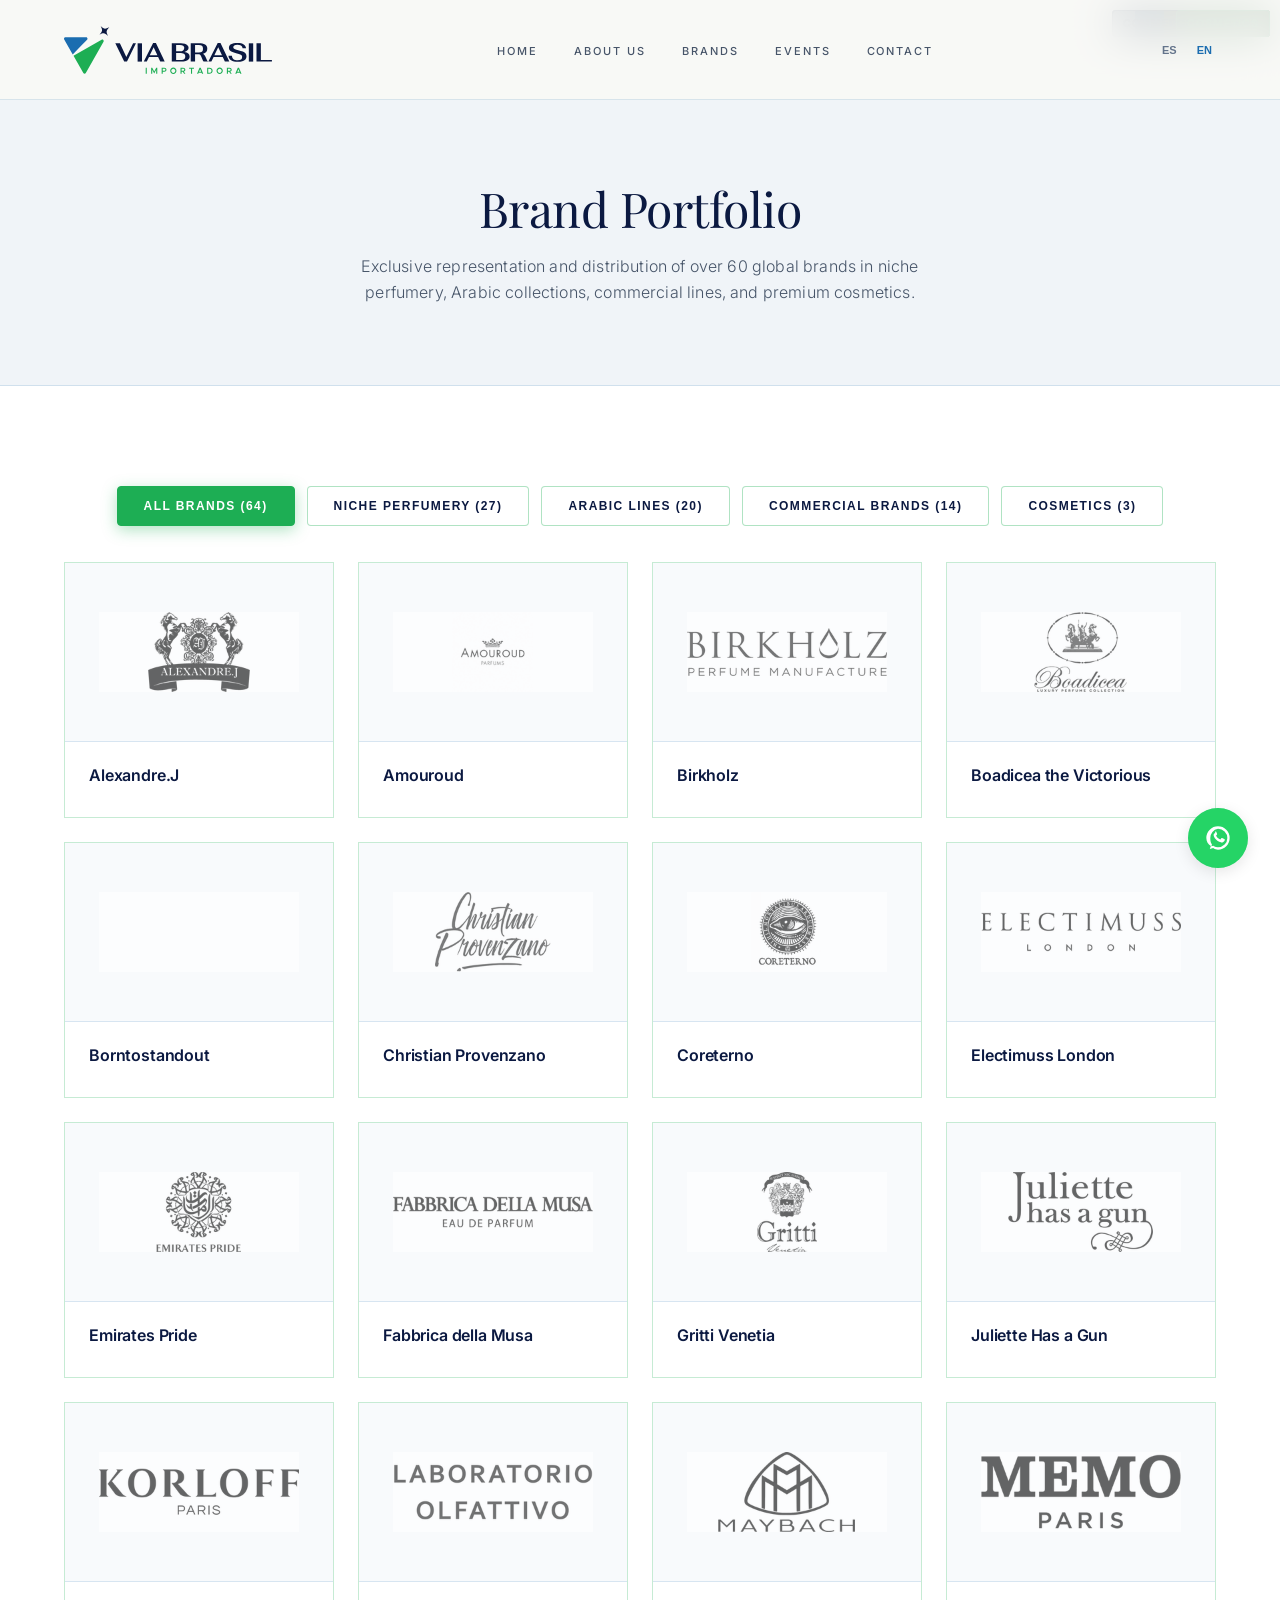
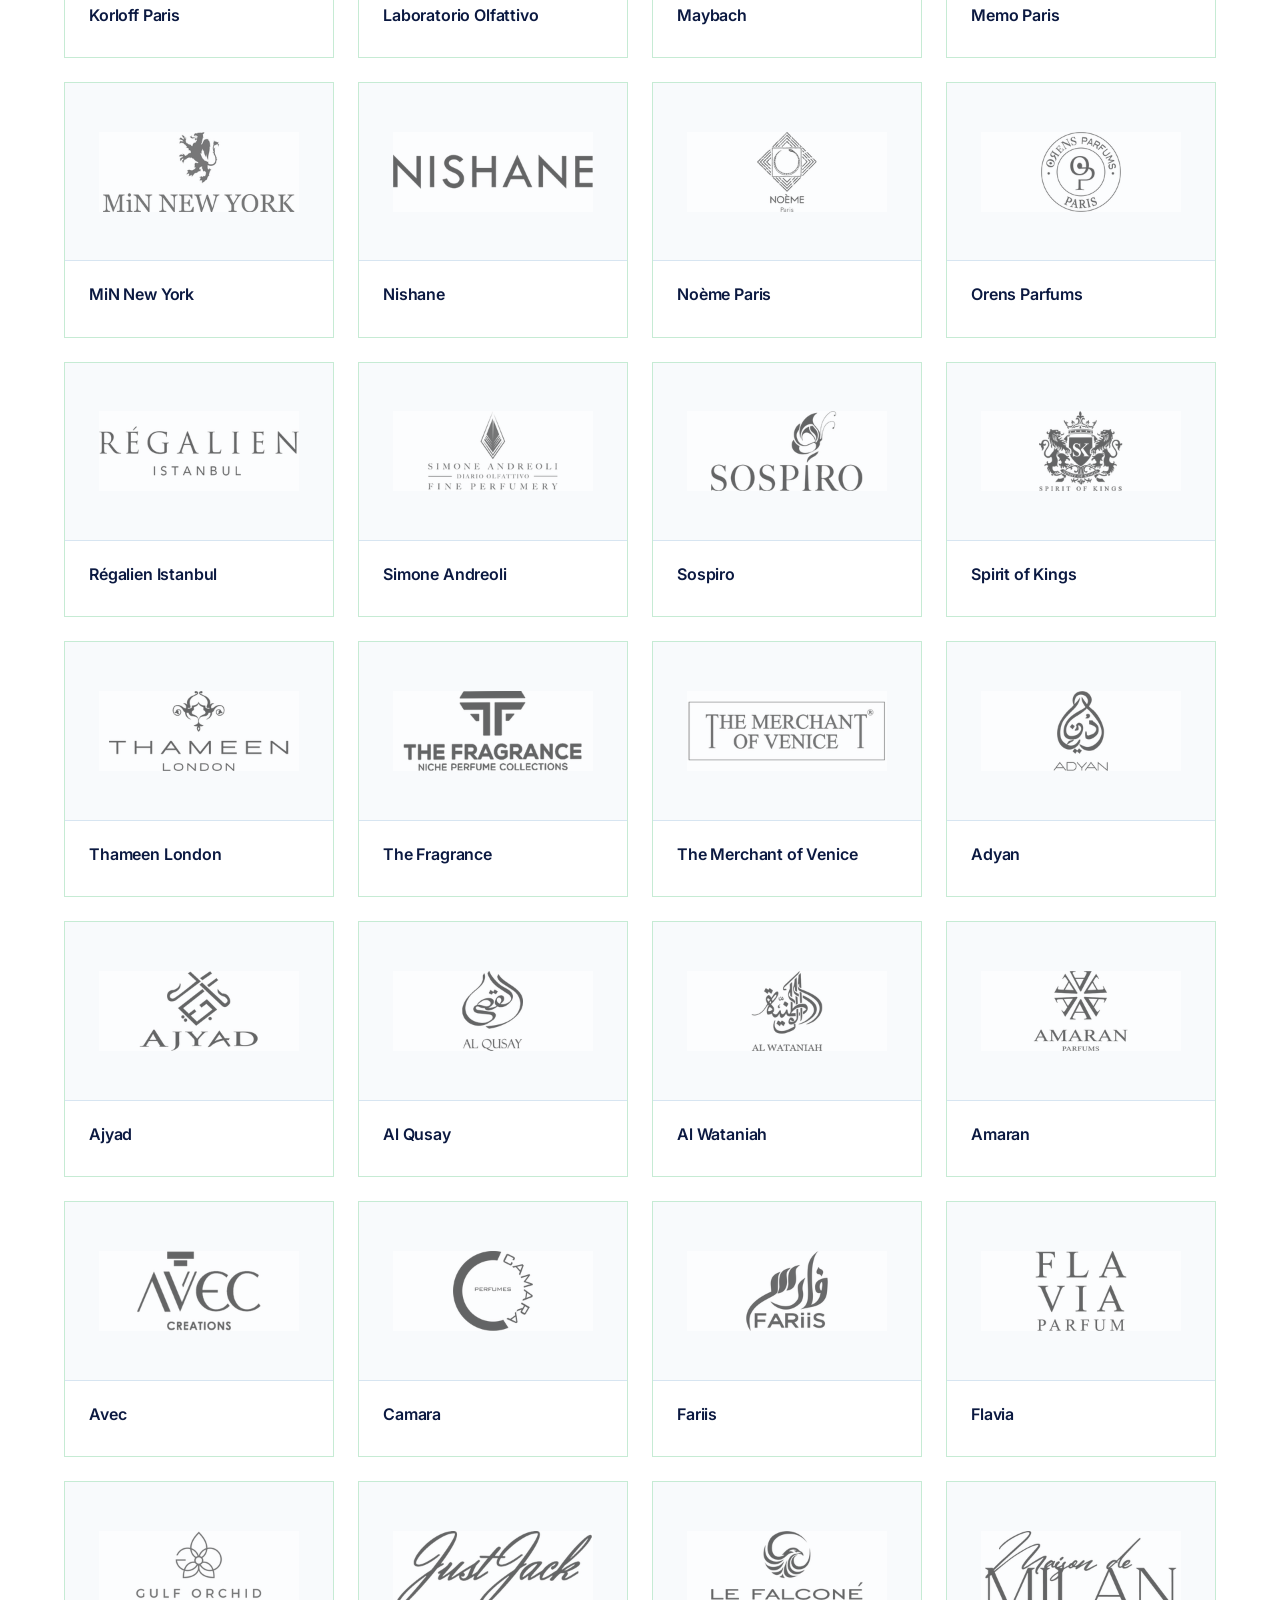
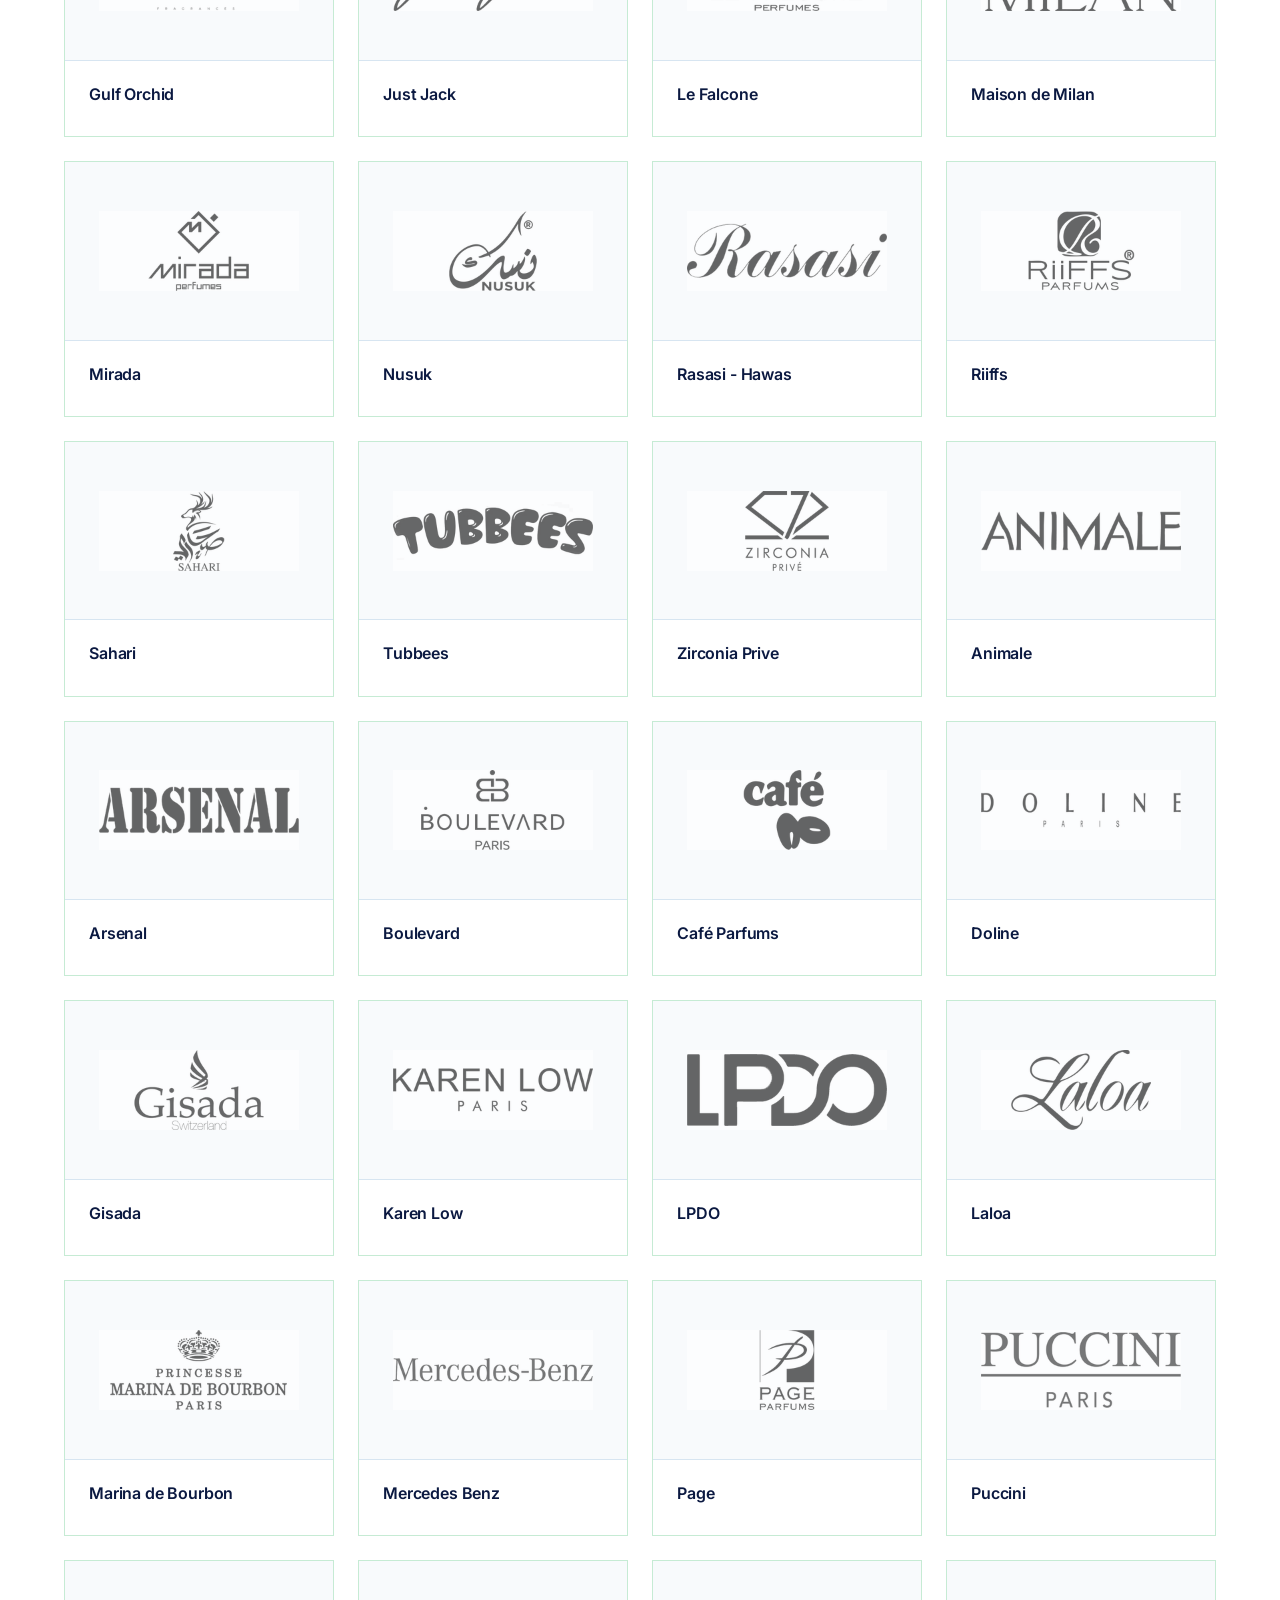
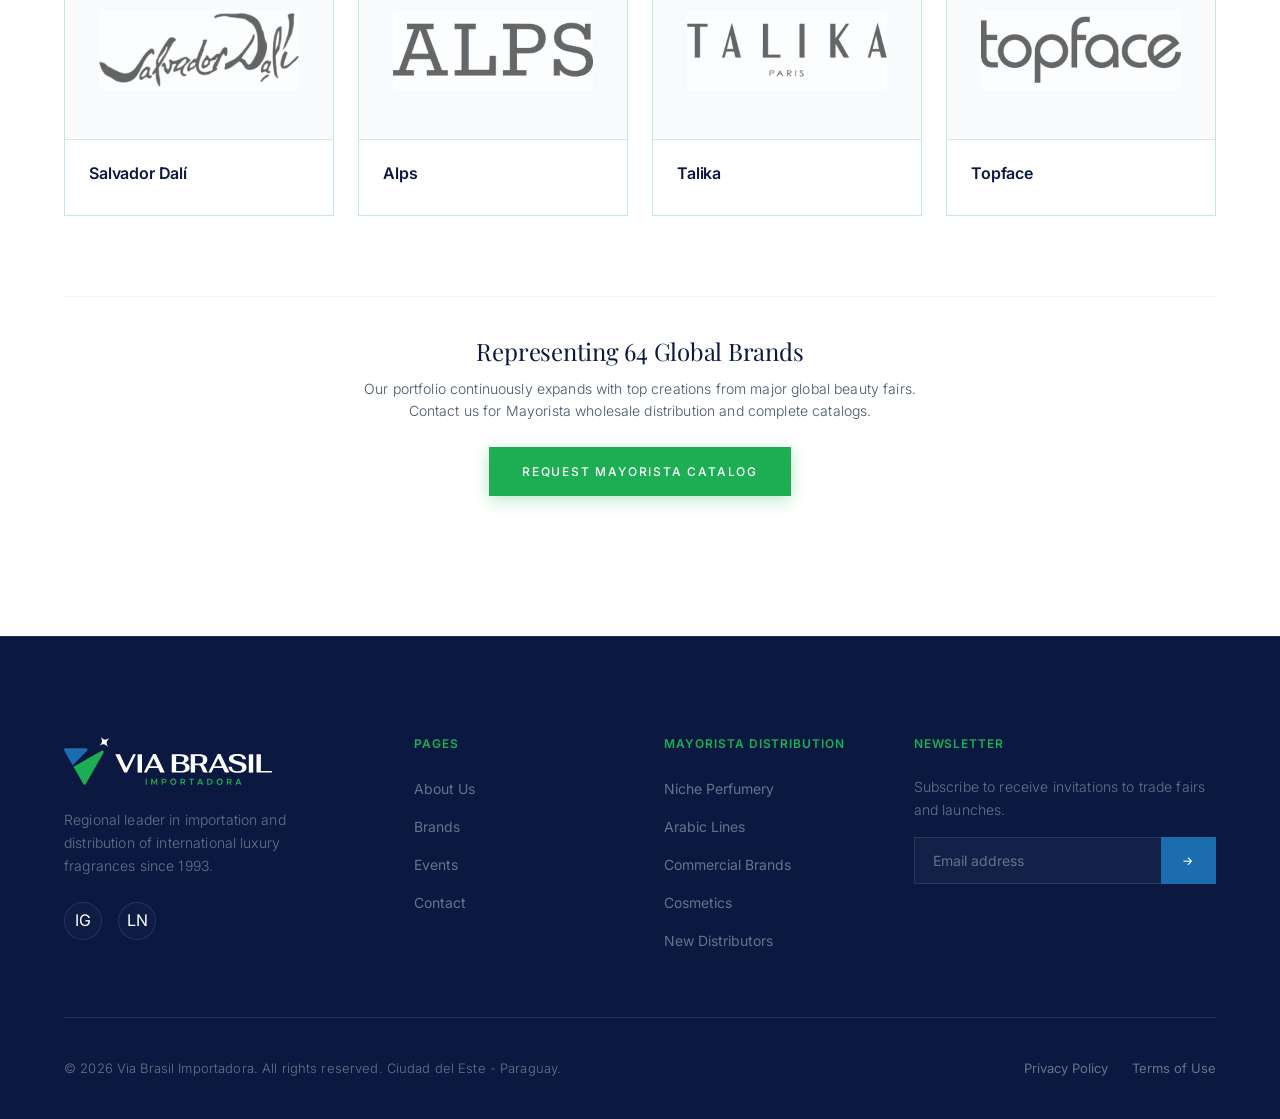
<file: en/brands.html>
<!DOCTYPE html>
<html lang="en">
<head>
    <meta charset="UTF-8">
    <meta name="viewport" content="width=device-width, initial-scale=1.0">
    <title>Brand Portfolio | Via Brasil Importadora</title>
    <meta name="description" content="Explore our complete portfolio of 64 international brands across niche perfumery, Arabic lines, commercial fragrances, and cosmetics represented by Via Brasil.">
    <meta name="robots" content="index, follow">
    <link rel="alternate" hreflang="es" href="https://viabrasil.com.py/es/brands.html">
    <link rel="alternate" hreflang="en" href="https://viabrasil.com.py/en/brands.html">
    <link rel="icon" type="image/svg+xml" href="../Logo/favicon.svg">
    <link rel="stylesheet" href="../css/styles.css">
</head>
<body>
    <!-- Header Navigation -->
    <header class="header-nav" id="header">
        <div class="container header-container">
            <a href="index.html" class="logo-link">
                <img src="../Logo/isotipo-black.svg" alt="Via Brasil Logo" class="logo-img">
            </a>
            <nav>
                <ul class="nav-menu">
                    <li><a href="index.html#header" class="nav-link">Home</a></li>
                    <li><a href="index.html#about" class="nav-link">About Us</a></li>
                    <li><a href="brands.html" class="nav-link">Brands</a></li>
                    <li><a href="news.html" class="nav-link">Events</a></li>
                    <li><a href="contact.html" class="nav-link">Contact</a></li>
                </ul>
            </nav>
            <div class="lang-selector">
                <button class="lang-btn" data-lang="es">ES</button>
                <button class="lang-btn active" data-lang="en">EN</button>
                <button class="mobile-toggle" aria-label="Menu">
                    <span></span><span></span><span></span>
                </button>
            </div>
        </div>
    </header>
    <!-- Page Header Banner -->
    <section class="page-header">
        <div class="container">
            <h1>Brand Portfolio</h1>
            <p>Exclusive representation and distribution of over 60 global brands in niche perfumery, Arabic collections, commercial lines, and premium cosmetics.</p>
        </div>
    </section>
    <!-- Brands Portfolio Section -->
    <section class="all-brands-section">
        <div class="container">
            <!-- Filters -->
            <div class="brand-filters">
                <button class="filter-btn active" data-filter="all">All Brands (64)</button>
                <button class="filter-btn" data-filter="nicho">Niche Perfumery (27)</button>
                <button class="filter-btn" data-filter="arabes">Arabic Lines (20)</button>
                <button class="filter-btn" data-filter="comerciales">Commercial Brands (14)</button>
                <button class="filter-btn" data-filter="cosmetica">Cosmetics (3)</button>
            </div>
            <!-- Brands Grid -->
            <div class="full-brands-grid">
                <div class="brand-detail-card" data-category="nicho">
                    <div class="brand-detail-logo-wrapper">
                        <img src="../Marcas/alexandre-j.png" alt="Alexandre.J Logo" class="brand-detail-logo" loading="lazy">
                    </div>
                    <div class="brand-detail-info">
                        <span class="brand-category-badge badge-nicho">Niche Perfumery</span>
                        <h3 class="brand-detail-name">Alexandre.J</h3>
                    </div>
                </div>
                <div class="brand-detail-card" data-category="nicho">
                    <div class="brand-detail-logo-wrapper">
                        <img src="../Marcas/amouroud.png" alt="Amouroud Logo" class="brand-detail-logo" loading="lazy">
                    </div>
                    <div class="brand-detail-info">
                        <span class="brand-category-badge badge-nicho">Niche Perfumery</span>
                        <h3 class="brand-detail-name">Amouroud</h3>
                    </div>
                </div>
                <div class="brand-detail-card" data-category="nicho">
                    <div class="brand-detail-logo-wrapper">
                        <img src="../Marcas/birkholz.png" alt="Birkholz Logo" class="brand-detail-logo" loading="lazy">
                    </div>
                    <div class="brand-detail-info">
                        <span class="brand-category-badge badge-nicho">Niche Perfumery</span>
                        <h3 class="brand-detail-name">Birkholz</h3>
                    </div>
                </div>
                <div class="brand-detail-card" data-category="nicho">
                    <div class="brand-detail-logo-wrapper">
                        <img src="../Marcas/boadicea-the-victorious.png" alt="Boadicea the Victorious Logo" class="brand-detail-logo" loading="lazy">
                    </div>
                    <div class="brand-detail-info">
                        <span class="brand-category-badge badge-nicho">Niche Perfumery</span>
                        <h3 class="brand-detail-name">Boadicea the Victorious</h3>
                    </div>
                </div>
                <div class="brand-detail-card" data-category="nicho">
                    <div class="brand-detail-logo-wrapper">
                        <img src="../Marcas/borntostandout.png" alt="Borntostandout Logo" class="brand-detail-logo" loading="lazy">
                    </div>
                    <div class="brand-detail-info">
                        <span class="brand-category-badge badge-nicho">Niche Perfumery</span>
                        <h3 class="brand-detail-name">Borntostandout</h3>
                    </div>
                </div>
                <div class="brand-detail-card" data-category="nicho">
                    <div class="brand-detail-logo-wrapper">
                        <img src="../Marcas/christian-provenzano.png" alt="Christian Provenzano Logo" class="brand-detail-logo" loading="lazy">
                    </div>
                    <div class="brand-detail-info">
                        <span class="brand-category-badge badge-nicho">Niche Perfumery</span>
                        <h3 class="brand-detail-name">Christian Provenzano</h3>
                    </div>
                </div>
                <div class="brand-detail-card" data-category="nicho">
                    <div class="brand-detail-logo-wrapper">
                        <img src="../Marcas/coreterno.png" alt="Coreterno Logo" class="brand-detail-logo" loading="lazy">
                    </div>
                    <div class="brand-detail-info">
                        <span class="brand-category-badge badge-nicho">Niche Perfumery</span>
                        <h3 class="brand-detail-name">Coreterno</h3>
                    </div>
                </div>
                <div class="brand-detail-card" data-category="nicho">
                    <div class="brand-detail-logo-wrapper">
                        <img src="../Marcas/electimuss-london.png" alt="Electimuss London Logo" class="brand-detail-logo" loading="lazy">
                    </div>
                    <div class="brand-detail-info">
                        <span class="brand-category-badge badge-nicho">Niche Perfumery</span>
                        <h3 class="brand-detail-name">Electimuss London</h3>
                    </div>
                </div>
                <div class="brand-detail-card" data-category="nicho">
                    <div class="brand-detail-logo-wrapper">
                        <img src="../Marcas/emirates-pride.png" alt="Emirates Pride Logo" class="brand-detail-logo" loading="lazy">
                    </div>
                    <div class="brand-detail-info">
                        <span class="brand-category-badge badge-nicho">Niche Perfumery</span>
                        <h3 class="brand-detail-name">Emirates Pride</h3>
                    </div>
                </div>
                <div class="brand-detail-card" data-category="nicho">
                    <div class="brand-detail-logo-wrapper">
                        <img src="../Marcas/fabbrica-della-musa.png" alt="Fabbrica della Musa Logo" class="brand-detail-logo" loading="lazy">
                    </div>
                    <div class="brand-detail-info">
                        <span class="brand-category-badge badge-nicho">Niche Perfumery</span>
                        <h3 class="brand-detail-name">Fabbrica della Musa</h3>
                    </div>
                </div>
                <div class="brand-detail-card" data-category="nicho">
                    <div class="brand-detail-logo-wrapper">
                        <img src="../Marcas/gritti-venetia.png" alt="Gritti Venetia Logo" class="brand-detail-logo" loading="lazy">
                    </div>
                    <div class="brand-detail-info">
                        <span class="brand-category-badge badge-nicho">Niche Perfumery</span>
                        <h3 class="brand-detail-name">Gritti Venetia</h3>
                    </div>
                </div>
                <div class="brand-detail-card" data-category="nicho">
                    <div class="brand-detail-logo-wrapper">
                        <img src="../Marcas/juliette-has-a-gun.png" alt="Juliette Has a Gun Logo" class="brand-detail-logo" loading="lazy">
                    </div>
                    <div class="brand-detail-info">
                        <span class="brand-category-badge badge-nicho">Niche Perfumery</span>
                        <h3 class="brand-detail-name">Juliette Has a Gun</h3>
                    </div>
                </div>
                <div class="brand-detail-card" data-category="nicho">
                    <div class="brand-detail-logo-wrapper">
                        <img src="../Marcas/korloff-paris.png" alt="Korloff Paris Logo" class="brand-detail-logo" loading="lazy">
                    </div>
                    <div class="brand-detail-info">
                        <span class="brand-category-badge badge-nicho">Niche Perfumery</span>
                        <h3 class="brand-detail-name">Korloff Paris</h3>
                    </div>
                </div>
                <div class="brand-detail-card" data-category="nicho">
                    <div class="brand-detail-logo-wrapper">
                        <img src="../Marcas/laboratorio-olfattivo.png" alt="Laboratorio Olfattivo Logo" class="brand-detail-logo" loading="lazy">
                    </div>
                    <div class="brand-detail-info">
                        <span class="brand-category-badge badge-nicho">Niche Perfumery</span>
                        <h3 class="brand-detail-name">Laboratorio Olfattivo</h3>
                    </div>
                </div>
                <div class="brand-detail-card" data-category="nicho">
                    <div class="brand-detail-logo-wrapper">
                        <img src="../Marcas/maybach.png" alt="Maybach Logo" class="brand-detail-logo" loading="lazy">
                    </div>
                    <div class="brand-detail-info">
                        <span class="brand-category-badge badge-nicho">Niche Perfumery</span>
                        <h3 class="brand-detail-name">Maybach</h3>
                    </div>
                </div>
                <div class="brand-detail-card" data-category="nicho">
                    <div class="brand-detail-logo-wrapper">
                        <img src="../Marcas/memo-paris.png" alt="Memo Paris Logo" class="brand-detail-logo" loading="lazy">
                    </div>
                    <div class="brand-detail-info">
                        <span class="brand-category-badge badge-nicho">Niche Perfumery</span>
                        <h3 class="brand-detail-name">Memo Paris</h3>
                    </div>
                </div>
                <div class="brand-detail-card" data-category="nicho">
                    <div class="brand-detail-logo-wrapper">
                        <img src="../Marcas/min-new-york.png" alt="MiN New York Logo" class="brand-detail-logo" loading="lazy">
                    </div>
                    <div class="brand-detail-info">
                        <span class="brand-category-badge badge-nicho">Niche Perfumery</span>
                        <h3 class="brand-detail-name">MiN New York</h3>
                    </div>
                </div>
                <div class="brand-detail-card" data-category="nicho">
                    <div class="brand-detail-logo-wrapper">
                        <img src="../Marcas/nishane.png" alt="Nishane Logo" class="brand-detail-logo" loading="lazy">
                    </div>
                    <div class="brand-detail-info">
                        <span class="brand-category-badge badge-nicho">Niche Perfumery</span>
                        <h3 class="brand-detail-name">Nishane</h3>
                    </div>
                </div>
                <div class="brand-detail-card" data-category="nicho">
                    <div class="brand-detail-logo-wrapper">
                        <img src="../Marcas/noeme-paris.png" alt="Noème Paris Logo" class="brand-detail-logo" loading="lazy">
                    </div>
                    <div class="brand-detail-info">
                        <span class="brand-category-badge badge-nicho">Niche Perfumery</span>
                        <h3 class="brand-detail-name">Noème Paris</h3>
                    </div>
                </div>
                <div class="brand-detail-card" data-category="nicho">
                    <div class="brand-detail-logo-wrapper">
                        <img src="../Marcas/orens-parfums.png" alt="Orens Parfums Logo" class="brand-detail-logo" loading="lazy">
                    </div>
                    <div class="brand-detail-info">
                        <span class="brand-category-badge badge-nicho">Niche Perfumery</span>
                        <h3 class="brand-detail-name">Orens Parfums</h3>
                    </div>
                </div>
                <div class="brand-detail-card" data-category="nicho">
                    <div class="brand-detail-logo-wrapper">
                        <img src="../Marcas/regalien-istanbul.png" alt="Régalien Istanbul Logo" class="brand-detail-logo" loading="lazy">
                    </div>
                    <div class="brand-detail-info">
                        <span class="brand-category-badge badge-nicho">Niche Perfumery</span>
                        <h3 class="brand-detail-name">Régalien Istanbul</h3>
                    </div>
                </div>
                <div class="brand-detail-card" data-category="nicho">
                    <div class="brand-detail-logo-wrapper">
                        <img src="../Marcas/simone-andreoli.png" alt="Simone Andreoli Logo" class="brand-detail-logo" loading="lazy">
                    </div>
                    <div class="brand-detail-info">
                        <span class="brand-category-badge badge-nicho">Niche Perfumery</span>
                        <h3 class="brand-detail-name">Simone Andreoli</h3>
                    </div>
                </div>
                <div class="brand-detail-card" data-category="nicho">
                    <div class="brand-detail-logo-wrapper">
                        <img src="../Marcas/sospiro.png" alt="Sospiro Logo" class="brand-detail-logo" loading="lazy">
                    </div>
                    <div class="brand-detail-info">
                        <span class="brand-category-badge badge-nicho">Niche Perfumery</span>
                        <h3 class="brand-detail-name">Sospiro</h3>
                    </div>
                </div>
                <div class="brand-detail-card" data-category="nicho">
                    <div class="brand-detail-logo-wrapper">
                        <img src="../Marcas/spirit-of-kings.png" alt="Spirit of Kings Logo" class="brand-detail-logo" loading="lazy">
                    </div>
                    <div class="brand-detail-info">
                        <span class="brand-category-badge badge-nicho">Niche Perfumery</span>
                        <h3 class="brand-detail-name">Spirit of Kings</h3>
                    </div>
                </div>
                <div class="brand-detail-card" data-category="nicho">
                    <div class="brand-detail-logo-wrapper">
                        <img src="../Marcas/thameen-london.png" alt="Thameen London Logo" class="brand-detail-logo" loading="lazy">
                    </div>
                    <div class="brand-detail-info">
                        <span class="brand-category-badge badge-nicho">Niche Perfumery</span>
                        <h3 class="brand-detail-name">Thameen London</h3>
                    </div>
                </div>
                <div class="brand-detail-card" data-category="nicho">
                    <div class="brand-detail-logo-wrapper">
                        <img src="../Marcas/the-fragrance.png" alt="The Fragrance Logo" class="brand-detail-logo" loading="lazy">
                    </div>
                    <div class="brand-detail-info">
                        <span class="brand-category-badge badge-nicho">Niche Perfumery</span>
                        <h3 class="brand-detail-name">The Fragrance</h3>
                    </div>
                </div>
                <div class="brand-detail-card" data-category="nicho">
                    <div class="brand-detail-logo-wrapper">
                        <img src="../Marcas/the-merchant-of-venice.png" alt="The Merchant of Venice Logo" class="brand-detail-logo" loading="lazy">
                    </div>
                    <div class="brand-detail-info">
                        <span class="brand-category-badge badge-nicho">Niche Perfumery</span>
                        <h3 class="brand-detail-name">The Merchant of Venice</h3>
                    </div>
                </div>
                <div class="brand-detail-card" data-category="arabes">
                    <div class="brand-detail-logo-wrapper">
                        <img src="../Marcas/adyan.png" alt="Adyan Logo" class="brand-detail-logo" loading="lazy">
                    </div>
                    <div class="brand-detail-info">
                        <span class="brand-category-badge badge-arabes">Arabic Lines</span>
                        <h3 class="brand-detail-name">Adyan</h3>
                    </div>
                </div>
                <div class="brand-detail-card" data-category="arabes">
                    <div class="brand-detail-logo-wrapper">
                        <img src="../Marcas/ajyad.png" alt="Ajyad Logo" class="brand-detail-logo" loading="lazy">
                    </div>
                    <div class="brand-detail-info">
                        <span class="brand-category-badge badge-arabes">Arabic Lines</span>
                        <h3 class="brand-detail-name">Ajyad</h3>
                    </div>
                </div>
                <div class="brand-detail-card" data-category="arabes">
                    <div class="brand-detail-logo-wrapper">
                        <img src="../Marcas/al-qusay.png" alt="Al Qusay Logo" class="brand-detail-logo" loading="lazy">
                    </div>
                    <div class="brand-detail-info">
                        <span class="brand-category-badge badge-arabes">Arabic Lines</span>
                        <h3 class="brand-detail-name">Al Qusay</h3>
                    </div>
                </div>
                <div class="brand-detail-card" data-category="arabes">
                    <div class="brand-detail-logo-wrapper">
                        <img src="../Marcas/al-wataniah.png" alt="Al Wataniah Logo" class="brand-detail-logo" loading="lazy">
                    </div>
                    <div class="brand-detail-info">
                        <span class="brand-category-badge badge-arabes">Arabic Lines</span>
                        <h3 class="brand-detail-name">Al Wataniah</h3>
                    </div>
                </div>
                <div class="brand-detail-card" data-category="arabes">
                    <div class="brand-detail-logo-wrapper">
                        <img src="../Marcas/amaran.png" alt="Amaran Logo" class="brand-detail-logo" loading="lazy">
                    </div>
                    <div class="brand-detail-info">
                        <span class="brand-category-badge badge-arabes">Arabic Lines</span>
                        <h3 class="brand-detail-name">Amaran</h3>
                    </div>
                </div>
                <div class="brand-detail-card" data-category="arabes">
                    <div class="brand-detail-logo-wrapper">
                        <img src="../Marcas/avec.png" alt="Avec Logo" class="brand-detail-logo" loading="lazy">
                    </div>
                    <div class="brand-detail-info">
                        <span class="brand-category-badge badge-arabes">Arabic Lines</span>
                        <h3 class="brand-detail-name">Avec</h3>
                    </div>
                </div>
                <div class="brand-detail-card" data-category="arabes">
                    <div class="brand-detail-logo-wrapper">
                        <img src="../Marcas/camara.png" alt="Camara Logo" class="brand-detail-logo" loading="lazy">
                    </div>
                    <div class="brand-detail-info">
                        <span class="brand-category-badge badge-arabes">Arabic Lines</span>
                        <h3 class="brand-detail-name">Camara</h3>
                    </div>
                </div>
                <div class="brand-detail-card" data-category="arabes">
                    <div class="brand-detail-logo-wrapper">
                        <img src="../Marcas/fariis.png" alt="Fariis Logo" class="brand-detail-logo" loading="lazy">
                    </div>
                    <div class="brand-detail-info">
                        <span class="brand-category-badge badge-arabes">Arabic Lines</span>
                        <h3 class="brand-detail-name">Fariis</h3>
                    </div>
                </div>
                <div class="brand-detail-card" data-category="arabes">
                    <div class="brand-detail-logo-wrapper">
                        <img src="../Marcas/flavia.png" alt="Flavia Logo" class="brand-detail-logo" loading="lazy">
                    </div>
                    <div class="brand-detail-info">
                        <span class="brand-category-badge badge-arabes">Arabic Lines</span>
                        <h3 class="brand-detail-name">Flavia</h3>
                    </div>
                </div>
                <div class="brand-detail-card" data-category="arabes">
                    <div class="brand-detail-logo-wrapper">
                        <img src="../Marcas/gulf-orchid.png" alt="Gulf Orchid Logo" class="brand-detail-logo" loading="lazy">
                    </div>
                    <div class="brand-detail-info">
                        <span class="brand-category-badge badge-arabes">Arabic Lines</span>
                        <h3 class="brand-detail-name">Gulf Orchid</h3>
                    </div>
                </div>
                <div class="brand-detail-card" data-category="arabes">
                    <div class="brand-detail-logo-wrapper">
                        <img src="../Marcas/just-jack.png" alt="Just Jack Logo" class="brand-detail-logo" loading="lazy">
                    </div>
                    <div class="brand-detail-info">
                        <span class="brand-category-badge badge-arabes">Arabic Lines</span>
                        <h3 class="brand-detail-name">Just Jack</h3>
                    </div>
                </div>
                <div class="brand-detail-card" data-category="arabes">
                    <div class="brand-detail-logo-wrapper">
                        <img src="../Marcas/le-falcone.png" alt="Le Falcone Logo" class="brand-detail-logo" loading="lazy">
                    </div>
                    <div class="brand-detail-info">
                        <span class="brand-category-badge badge-arabes">Arabic Lines</span>
                        <h3 class="brand-detail-name">Le Falcone</h3>
                    </div>
                </div>
                <div class="brand-detail-card" data-category="arabes">
                    <div class="brand-detail-logo-wrapper">
                        <img src="../Marcas/maison-de-milan.png" alt="Maison de Milan Logo" class="brand-detail-logo" loading="lazy">
                    </div>
                    <div class="brand-detail-info">
                        <span class="brand-category-badge badge-arabes">Arabic Lines</span>
                        <h3 class="brand-detail-name">Maison de Milan</h3>
                    </div>
                </div>
                <div class="brand-detail-card" data-category="arabes">
                    <div class="brand-detail-logo-wrapper">
                        <img src="../Marcas/mirada.png" alt="Mirada Logo" class="brand-detail-logo" loading="lazy">
                    </div>
                    <div class="brand-detail-info">
                        <span class="brand-category-badge badge-arabes">Arabic Lines</span>
                        <h3 class="brand-detail-name">Mirada</h3>
                    </div>
                </div>
                <div class="brand-detail-card" data-category="arabes">
                    <div class="brand-detail-logo-wrapper">
                        <img src="../Marcas/nusuk.png" alt="Nusuk Logo" class="brand-detail-logo" loading="lazy">
                    </div>
                    <div class="brand-detail-info">
                        <span class="brand-category-badge badge-arabes">Arabic Lines</span>
                        <h3 class="brand-detail-name">Nusuk</h3>
                    </div>
                </div>
                <div class="brand-detail-card" data-category="arabes">
                    <div class="brand-detail-logo-wrapper">
                        <img src="../Marcas/rasasi-hawas.png" alt="Rasasi - Hawas Logo" class="brand-detail-logo" loading="lazy">
                    </div>
                    <div class="brand-detail-info">
                        <span class="brand-category-badge badge-arabes">Arabic Lines</span>
                        <h3 class="brand-detail-name">Rasasi - Hawas</h3>
                    </div>
                </div>
                <div class="brand-detail-card" data-category="arabes">
                    <div class="brand-detail-logo-wrapper">
                        <img src="../Marcas/riiffs.png" alt="Riiffs Logo" class="brand-detail-logo" loading="lazy">
                    </div>
                    <div class="brand-detail-info">
                        <span class="brand-category-badge badge-arabes">Arabic Lines</span>
                        <h3 class="brand-detail-name">Riiffs</h3>
                    </div>
                </div>
                <div class="brand-detail-card" data-category="arabes">
                    <div class="brand-detail-logo-wrapper">
                        <img src="../Marcas/sahari.png" alt="Sahari Logo" class="brand-detail-logo" loading="lazy">
                    </div>
                    <div class="brand-detail-info">
                        <span class="brand-category-badge badge-arabes">Arabic Lines</span>
                        <h3 class="brand-detail-name">Sahari</h3>
                    </div>
                </div>
                <div class="brand-detail-card" data-category="arabes">
                    <div class="brand-detail-logo-wrapper">
                        <img src="../Marcas/tubbees.png" alt="Tubbees Logo" class="brand-detail-logo" loading="lazy">
                    </div>
                    <div class="brand-detail-info">
                        <span class="brand-category-badge badge-arabes">Arabic Lines</span>
                        <h3 class="brand-detail-name">Tubbees</h3>
                    </div>
                </div>
                <div class="brand-detail-card" data-category="arabes">
                    <div class="brand-detail-logo-wrapper">
                        <img src="../Marcas/zirconia-prive.png" alt="Zirconia Prive Logo" class="brand-detail-logo" loading="lazy">
                    </div>
                    <div class="brand-detail-info">
                        <span class="brand-category-badge badge-arabes">Arabic Lines</span>
                        <h3 class="brand-detail-name">Zirconia Prive</h3>
                    </div>
                </div>
                <div class="brand-detail-card" data-category="comerciales">
                    <div class="brand-detail-logo-wrapper">
                        <img src="../Marcas/animale.png" alt="Animale Logo" class="brand-detail-logo" loading="lazy">
                    </div>
                    <div class="brand-detail-info">
                        <span class="brand-category-badge badge-comerciales">Commercial Brands</span>
                        <h3 class="brand-detail-name">Animale</h3>
                    </div>
                </div>
                <div class="brand-detail-card" data-category="comerciales">
                    <div class="brand-detail-logo-wrapper">
                        <img src="../Marcas/arsenal.png" alt="Arsenal Logo" class="brand-detail-logo" loading="lazy">
                    </div>
                    <div class="brand-detail-info">
                        <span class="brand-category-badge badge-comerciales">Commercial Brands</span>
                        <h3 class="brand-detail-name">Arsenal</h3>
                    </div>
                </div>
                <div class="brand-detail-card" data-category="comerciales">
                    <div class="brand-detail-logo-wrapper">
                        <img src="../Marcas/boulevard.png" alt="Boulevard Logo" class="brand-detail-logo" loading="lazy">
                    </div>
                    <div class="brand-detail-info">
                        <span class="brand-category-badge badge-comerciales">Commercial Brands</span>
                        <h3 class="brand-detail-name">Boulevard</h3>
                    </div>
                </div>
                <div class="brand-detail-card" data-category="comerciales">
                    <div class="brand-detail-logo-wrapper">
                        <img src="../Marcas/cafe-parfums.png" alt="Café Parfums Logo" class="brand-detail-logo" loading="lazy">
                    </div>
                    <div class="brand-detail-info">
                        <span class="brand-category-badge badge-comerciales">Commercial Brands</span>
                        <h3 class="brand-detail-name">Café Parfums</h3>
                    </div>
                </div>
                <div class="brand-detail-card" data-category="comerciales">
                    <div class="brand-detail-logo-wrapper">
                        <img src="../Marcas/doline.png" alt="Doline Logo" class="brand-detail-logo" loading="lazy">
                    </div>
                    <div class="brand-detail-info">
                        <span class="brand-category-badge badge-comerciales">Commercial Brands</span>
                        <h3 class="brand-detail-name">Doline</h3>
                    </div>
                </div>
                <div class="brand-detail-card" data-category="comerciales">
                    <div class="brand-detail-logo-wrapper">
                        <img src="../Marcas/gisada.png" alt="Gisada Logo" class="brand-detail-logo" loading="lazy">
                    </div>
                    <div class="brand-detail-info">
                        <span class="brand-category-badge badge-comerciales">Commercial Brands</span>
                        <h3 class="brand-detail-name">Gisada</h3>
                    </div>
                </div>
                <div class="brand-detail-card" data-category="comerciales">
                    <div class="brand-detail-logo-wrapper">
                        <img src="../Marcas/karen-low.png" alt="Karen Low Logo" class="brand-detail-logo" loading="lazy">
                    </div>
                    <div class="brand-detail-info">
                        <span class="brand-category-badge badge-comerciales">Commercial Brands</span>
                        <h3 class="brand-detail-name">Karen Low</h3>
                    </div>
                </div>
                <div class="brand-detail-card" data-category="comerciales">
                    <div class="brand-detail-logo-wrapper">
                        <img src="../Marcas/lpdo.png" alt="LPDO Logo" class="brand-detail-logo" loading="lazy">
                    </div>
                    <div class="brand-detail-info">
                        <span class="brand-category-badge badge-comerciales">Commercial Brands</span>
                        <h3 class="brand-detail-name">LPDO</h3>
                    </div>
                </div>
                <div class="brand-detail-card" data-category="comerciales">
                    <div class="brand-detail-logo-wrapper">
                        <img src="../Marcas/laloa.png" alt="Laloa Logo" class="brand-detail-logo" loading="lazy">
                    </div>
                    <div class="brand-detail-info">
                        <span class="brand-category-badge badge-comerciales">Commercial Brands</span>
                        <h3 class="brand-detail-name">Laloa</h3>
                    </div>
                </div>
                <div class="brand-detail-card" data-category="comerciales">
                    <div class="brand-detail-logo-wrapper">
                        <img src="../Marcas/marina-de-bourbon.png" alt="Marina de Bourbon Logo" class="brand-detail-logo" loading="lazy">
                    </div>
                    <div class="brand-detail-info">
                        <span class="brand-category-badge badge-comerciales">Commercial Brands</span>
                        <h3 class="brand-detail-name">Marina de Bourbon</h3>
                    </div>
                </div>
                <div class="brand-detail-card" data-category="comerciales">
                    <div class="brand-detail-logo-wrapper">
                        <img src="../Marcas/mercedes-benz.png" alt="Mercedes Benz Logo" class="brand-detail-logo" loading="lazy">
                    </div>
                    <div class="brand-detail-info">
                        <span class="brand-category-badge badge-comerciales">Commercial Brands</span>
                        <h3 class="brand-detail-name">Mercedes Benz</h3>
                    </div>
                </div>
                <div class="brand-detail-card" data-category="comerciales">
                    <div class="brand-detail-logo-wrapper">
                        <img src="../Marcas/page.png" alt="Page Logo" class="brand-detail-logo" loading="lazy">
                    </div>
                    <div class="brand-detail-info">
                        <span class="brand-category-badge badge-comerciales">Commercial Brands</span>
                        <h3 class="brand-detail-name">Page</h3>
                    </div>
                </div>
                <div class="brand-detail-card" data-category="comerciales">
                    <div class="brand-detail-logo-wrapper">
                        <img src="../Marcas/puccini.png" alt="Puccini Logo" class="brand-detail-logo" loading="lazy">
                    </div>
                    <div class="brand-detail-info">
                        <span class="brand-category-badge badge-comerciales">Commercial Brands</span>
                        <h3 class="brand-detail-name">Puccini</h3>
                    </div>
                </div>
                <div class="brand-detail-card" data-category="comerciales">
                    <div class="brand-detail-logo-wrapper">
                        <img src="../Marcas/salvador-dali.png" alt="Salvador Dalí Logo" class="brand-detail-logo" loading="lazy">
                    </div>
                    <div class="brand-detail-info">
                        <span class="brand-category-badge badge-comerciales">Commercial Brands</span>
                        <h3 class="brand-detail-name">Salvador Dalí</h3>
                    </div>
                </div>
                <div class="brand-detail-card" data-category="cosmetica">
                    <div class="brand-detail-logo-wrapper">
                        <img src="../Marcas/alps.png" alt="Alps Logo" class="brand-detail-logo" loading="lazy">
                    </div>
                    <div class="brand-detail-info">
                        <span class="brand-category-badge badge-cosmetica">Cosmetics</span>
                        <h3 class="brand-detail-name">Alps</h3>
                    </div>
                </div>
                <div class="brand-detail-card" data-category="cosmetica">
                    <div class="brand-detail-logo-wrapper">
                        <img src="../Marcas/talika.png" alt="Talika Logo" class="brand-detail-logo" loading="lazy">
                    </div>
                    <div class="brand-detail-info">
                        <span class="brand-category-badge badge-cosmetica">Cosmetics</span>
                        <h3 class="brand-detail-name">Talika</h3>
                    </div>
                </div>
                <div class="brand-detail-card" data-category="cosmetica">
                    <div class="brand-detail-logo-wrapper">
                        <img src="../Marcas/topface.png" alt="Topface Logo" class="brand-detail-logo" loading="lazy">
                    </div>
                    <div class="brand-detail-info">
                        <span class="brand-category-badge badge-cosmetica">Cosmetics</span>
                        <h3 class="brand-detail-name">Topface</h3>
                    </div>
                </div>
            </div>
            <div style="text-align: center; margin-top: 80px; padding: 40px; border-top: 1px solid var(--bg-tertiary);">
                <h3 style="font-family: var(--font-headings); font-size: 24px; color: var(--color-navy); margin-bottom: 12px;">Representing 64 Global Brands</h3>
                <p style="color: var(--text-secondary); max-width: 600px; margin: 0 auto 24px auto; font-size: 14px;">Our portfolio continuously expands with top creations from major global beauty fairs. Contact us for Mayorista wholesale distribution and complete catalogs.</p>
                <a href="contact.html" class="btn btn-primary">Request Mayorista Catalog</a>
            </div>
        </div>
    </section>
    <!-- Footer -->
    <footer class="footer">
        <div class="container">
            <div class="footer-grid">
                <div class="footer-col-info">
                    <img src="../Logo/isotipo-white.svg" alt="Via Brasil" class="footer-logo">
                    <p>Regional leader in importation and distribution of international luxury fragrances since 1993.</p>
                    <div class="social-links">
                        <a href="https://www.instagram.com/viabrasil" target="_blank" rel="noopener" class="social-btn" aria-label="Instagram">IG</a>
                        <a href="https://www.linkedin.com/company/via-brasil" target="_blank" rel="noopener" class="social-btn" aria-label="LinkedIn">LN</a>
                    </div>
                </div>
                <div class="footer-col">
                    <h4>Pages</h4>
                    <ul class="footer-links">
                        <li><a href="index.html#about">About Us</a></li>
                        <li><a href="brands.html" class="active">Brands</a></li>
                        <li><a href="news.html">Events</a></li>
                        <li><a href="contact.html">Contact</a></li>
                    </ul>
                </div>
                <div class="footer-col">
                    <h4>Mayorista Distribution</h4>
                    <ul class="footer-links">
                        <li><a href="brands.html">Niche Perfumery</a></li>
                        <li><a href="brands.html">Arabic Lines</a></li>
                        <li><a href="brands.html">Commercial Brands</a></li>
                        <li><a href="brands.html">Cosmetics</a></li>
                        <li><a href="contact.html">New Distributors</a></li>
                    </ul>
                </div>
                <div class="footer-col-newsletter">
                    <h4>Newsletter</h4>
                    <p>Subscribe to receive invitations to trade fairs and launches.</p>
                    <form id="newsletter-form" class="footer-newsletter-form">
                        <input type="email" class="form-control" placeholder="Email address" required>
                        <button type="submit" class="btn">&rarr;</button>
                    </form>
                </div>
            </div>
            <div class="footer-bottom">
                <p>&copy; 2026 Via Brasil Importadora. All rights reserved. Ciudad del Este - Paraguay.</p>
                <div class="footer-bottom-links">
                    <a href="#">Privacy Policy</a>
                    <a href="#">Terms of Use</a>
                </div>
            </div>
        </div>
    </footer>
    <!-- WhatsApp Floating Button -->
    <a href="https://wa.me/595981000000" target="_blank" rel="noopener" class="whatsapp-float" aria-label="WhatsApp">
        <svg style="width:28px;height:28px" viewBox="0 0 24 24">
            <path fill="currentColor" d="M12,2A10,10 0 0,0 2,12C2,14.89 3.54,17.42 5.86,18.82L5,21.5L7.85,20.67C9.13,21.5 10.63,22 12,22A10,10 0 0,0 22,12A10,10 0 0,0 12,2M12,4A8,8 0 0,1 20,12A8,8 0 0,1 12,20C10.74,20 9.56,19.62 8.56,19L8,18.66L6.33,19.17L6.83,17.5L6.44,16.89C5.79,15.87 5.4,14.67 5.4,12A8,8 0 0,1 12,4M9.5,8C9.28,8 9,8.08 8.81,8.22C8.56,8.44 8.25,8.81 8.25,9.5C8.25,10.63 9.06,11.75 9.19,11.91C9.31,12.06 10.75,14.34 13,15.22C15.25,16.1 15.25,15.82 15.75,15.77C16.25,15.72 17.38,15.09 17.61,14.44C17.84,13.78 17.84,13.22 17.78,13.11C17.72,13 17.56,12.91 17.31,12.78C17.06,12.66 15.84,12.06 15.62,11.97C15.39,11.89 15.22,11.84 15.06,12.09C14.89,12.34 14.44,12.89 14.31,13.06C14.19,13.22 14.06,13.25 13.81,13.13C13.56,13 12.78,12.75 11.86,11.93C11.12,11.27 10.62,10.46 10.47,10.22C10.33,9.97 10.46,9.84 10.59,9.72C10.7,9.61 10.84,9.42 11,9.28C11.11,9.14 11.16,9.03 11.23,8.89C11.31,8.75 11.27,8.63 11.22,8.5C11.17,8.38 10.75,7.31 10.56,6.88C10.37,6.44 10.19,6.5 10.06,6.5C9.93,6.5 9.78,6.5 9.63,6.5L9.5,8Z" />
        </svg>
    </a>
    <!-- JavaScript script -->
    <script src="../js/main.js"></script>
</body>
</html>
</file>
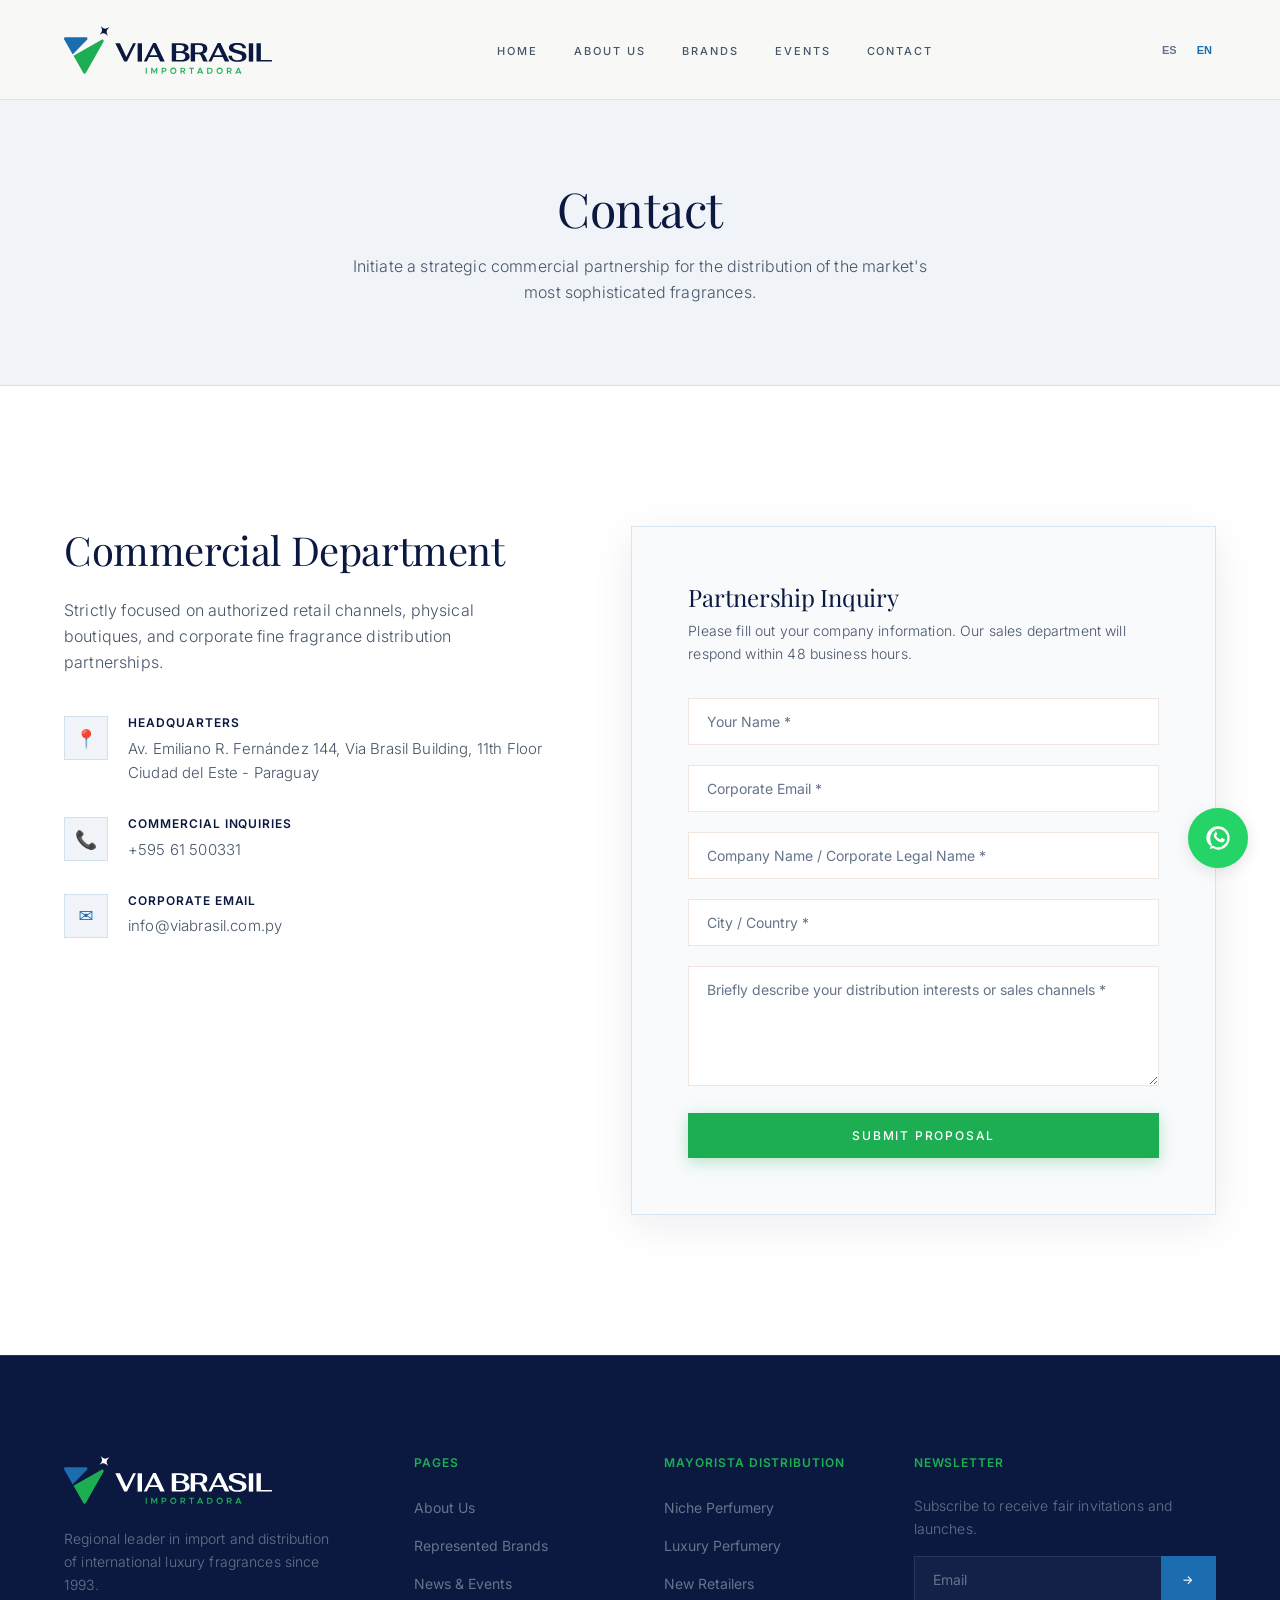
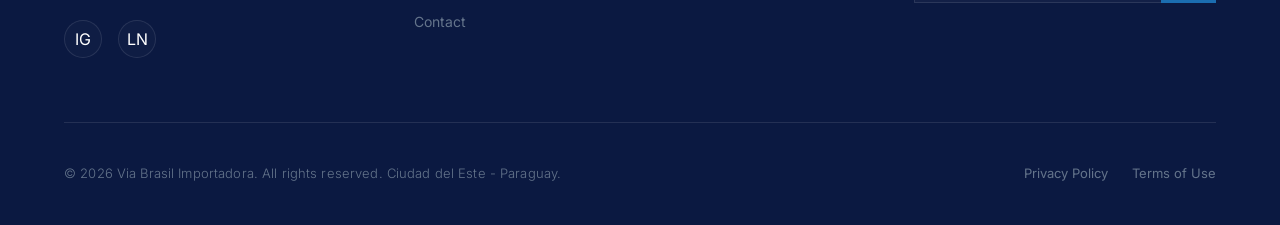
<file: en/contact.html>
<!DOCTYPE html>
<html lang="en">
<head>
    <meta charset="UTF-8">
    <meta name="viewport" content="width=device-width, initial-scale=1.0">
    <title>Contact | Via Brasil Importer</title>
    <meta name="description" content="Contact Via Brasil Importadora Mayorista commercial department for distribution partnerships of niche and luxury perfumes in Paraguay and Latin America.">
    <meta name="robots" content="index, follow">

    <!-- Language Alternatives (SEO Hreflang) -->
    <link rel="alternate" hreflang="es" href="https://viabrasil.com.py/es/contact.html">
    <link rel="alternate" hreflang="en" href="https://viabrasil.com.py/en/contact.html">

    <!-- CSS stylesheet -->
    <link rel="icon" type="image/svg+xml" href="../Logo/favicon.svg">
    <link rel="stylesheet" href="../css/styles.css">
</head>
<body>

    <!-- Header Navigation -->
    <header class="header-nav" id="header">
        <div class="container header-container">
            <a href="index.html" class="logo-link">
                <img src="../Logo/isotipo-black.svg" alt="Via Brasil Logo" class="logo-img">
            </a>
            
            <nav>
                <ul class="nav-menu">
                    <li><a href="index.html#header" class="nav-link">Home</a></li>
                    <li><a href="index.html#about" class="nav-link">About Us</a></li>
                    <li><a href="brands.html" class="nav-link">Brands</a></li>
                    <li><a href="news.html" class="nav-link">Events</a></li>
                    <li><a href="contact.html" class="nav-link">Contact</a></li>
                </ul>
            </nav>
            
            <div class="lang-selector">
                <button class="lang-btn" data-lang="es">ES</button>
                <button class="lang-btn active" data-lang="en">EN</button>
                
                <button class="mobile-toggle" aria-label="Menu">
                    <span></span>
                    <span></span>
                    <span></span>
                </button>
            </div>
        </div>
    </header>

    <!-- Page Header Banner -->
    <section class="page-header">
        <div class="container">
            <h1>Contact</h1>
            <p>Initiate a strategic commercial partnership for the distribution of the market's most sophisticated fragrances.</p>
        </div>
    </section>

    <!-- Contact Details & Form Section -->
    <section class="contact-section" style="background-color: var(--bg-secondary);">
        <div class="container">
            <div class="contact-grid">
                <div class="contact-info-panel">
                    <h2>Commercial Department</h2>
                    <p class="contact-intro">Strictly focused on authorized retail channels, physical boutiques, and corporate fine fragrance distribution partnerships.</p>
                    
                    <div class="contact-details">
                        <!-- Sede -->
                        <div class="detail-card">
                            <div class="detail-icon">&#128205;</div>
                            <div class="detail-content">
                                <h4>Headquarters</h4>
                                <p>Av. Emiliano R. Fernández 144, Via Brasil Building, 11th Floor<br>Ciudad del Este - Paraguay</p>
                            </div>
                        </div>
                        
                        <!-- Telefone -->
                        <div class="detail-card">
                            <div class="detail-icon">&#128222;</div>
                            <div class="detail-content">
                                <h4>Commercial Inquiries</h4>
                                <p>+595 61 500331</p>
                            </div>
                        </div>
                        
                        <!-- E-mail -->
                        <div class="detail-card">
                            <div class="detail-icon">&#9993;</div>
                            <div class="detail-content">
                                <h4>Corporate Email</h4>
                                <p>info@viabrasil.com.py</p>
                            </div>
                        </div>
                    </div>
                </div>
                
                <div class="contact-form-panel" style="background-color: var(--bg-primary);">
                    <h3>Partnership Inquiry</h3>
                    <p>Please fill out your company information. Our sales department will respond within 48 business hours.</p>
                    <form id="b2b-contact-form">
                        <div class="form-group">
                            <input type="text" id="contact-name" class="form-control" placeholder="Your Name *" required>
                        </div>
                        <div class="form-group">
                            <input type="email" id="contact-email" class="form-control" placeholder="Corporate Email *" required>
                        </div>
                        <div class="form-group">
                            <input type="text" id="contact-company" class="form-control" placeholder="Company Name / Corporate Legal Name *" required>
                        </div>
                        <div class="form-group">
                            <input type="text" id="contact-city" class="form-control" placeholder="City / Country *" required>
                        </div>
                        <div class="form-group">
                            <textarea id="contact-message" class="form-control" placeholder="Briefly describe your distribution interests or sales channels *" required></textarea>
                        </div>
                        <button type="submit" class="btn btn-primary" style="width: 100%;">Submit Proposal</button>
                    </form>
                </div>
            </div>
        </div>
    </section>

    <!-- Footer -->
    <footer class="footer">
        <div class="container">
            <div class="footer-grid">
                <div class="footer-col-info">
                    <img src="../Logo/isotipo-white.svg" alt="Via Brasil" class="footer-logo">
                    <p>Regional leader in import and distribution of international luxury fragrances since 1993.</p>
                    <div class="social-links">
                        <a href="https://www.instagram.com/viabrasil" target="_blank" rel="noopener" class="social-btn" aria-label="Instagram">IG</a>
                        <a href="https://www.linkedin.com/company/via-brasil" target="_blank" rel="noopener" class="social-btn" aria-label="LinkedIn">LN</a>
                    </div>
                </div>
                
                <div class="footer-col">
                    <h4>Pages</h4>
                    <ul class="footer-links">
                        <li><a href="index.html#about">About Us</a></li>
                        <li><a href="brands.html">Represented Brands</a></li>
                        <li><a href="news.html">News & Events</a></li>
                        <li><a href="contact.html">Contact</a></li>
                    </ul>
                </div>
                
                <div class="footer-col">
                    <h4>Mayorista Distribution</h4>
                    <ul class="footer-links">
                        <li><a href="index.html#categories">Niche Perfumery</a></li>
                        <li><a href="index.html#categories">Luxury Perfumery</a></li>
                        <li><a href="contact.html">New Retailers</a></li>
                    </ul>
                </div>
                
                <div class="footer-col-newsletter">
                    <h4>Newsletter</h4>
                    <p>Subscribe to receive fair invitations and launches.</p>
                    <form id="newsletter-form" class="footer-newsletter-form">
                        <input type="email" class="form-control" placeholder="Email" required>
                        <button type="submit" class="btn">&rarr;</button>
                    </form>
                </div>
            </div>
            
            <div class="footer-bottom">
                <p>&copy; 2026 Via Brasil Importadora. All rights reserved. Ciudad del Este - Paraguay.</p>
                <div class="footer-bottom-links">
                    <a href="#">Privacy Policy</a>
                    <a href="#">Terms of Use</a>
                </div>
            </div>
        </div>
    </footer>

    <!-- WhatsApp Floating Button -->
    <a href="https://wa.me/595981000000" target="_blank" rel="noopener" class="whatsapp-float" aria-label="Contact us on WhatsApp">
        <svg style="width:28px;height:28px" viewBox="0 0 24 24">
            <path fill="currentColor" d="M12,2A10,10 0 0,0 2,12C2,14.89 3.54,17.42 5.86,18.82L5,21.5L7.85,20.67C9.13,21.5 10.63,22 12,22A10,10 0 0,0 22,12A10,10 0 0,0 12,2M12,4A8,8 0 0,1 20,12A8,8 0 0,1 12,20C10.74,20 9.56,19.62 8.56,19L8,18.66L6.33,19.17L6.83,17.5L6.44,16.89C5.79,15.87 5.4,14.67 5.4,12A8,8 0 0,1 12,4M9.5,8C9.28,8 9,8.08 8.81,8.22C8.56,8.44 8.25,8.81 8.25,9.5C8.25,10.63 9.06,11.75 9.19,11.91C9.31,12.06 10.75,14.34 13,15.22C15.25,16.1 15.25,15.82 15.75,15.77C16.25,15.72 17.38,15.09 17.61,14.44C17.84,13.78 17.84,13.22 17.78,13.11C17.72,13 17.56,12.91 17.31,12.78C17.06,12.66 15.84,12.06 15.62,11.97C15.39,11.89 15.22,11.84 15.06,12.09C14.89,12.34 14.44,12.89 14.31,13.06C14.19,13.22 14.06,13.25 13.81,13.13C13.56,13 12.78,12.75 11.86,11.93C11.12,11.27 10.62,10.46 10.47,10.22C10.33,9.97 10.46,9.84 10.59,9.72C10.7,9.61 10.84,9.42 11,9.28C11.11,9.14 11.16,9.03 11.23,8.89C11.31,8.75 11.27,8.63 11.22,8.5C11.17,8.38 10.75,7.31 10.56,6.88C10.37,6.44 10.19,6.5 10.06,6.5C9.93,6.5 9.78,6.5 9.63,6.5L9.5,8Z" />
        </svg>
    </a>

    <!-- JavaScript script -->
    <script src="../js/main.js"></script>
</body>
</html>
</file>
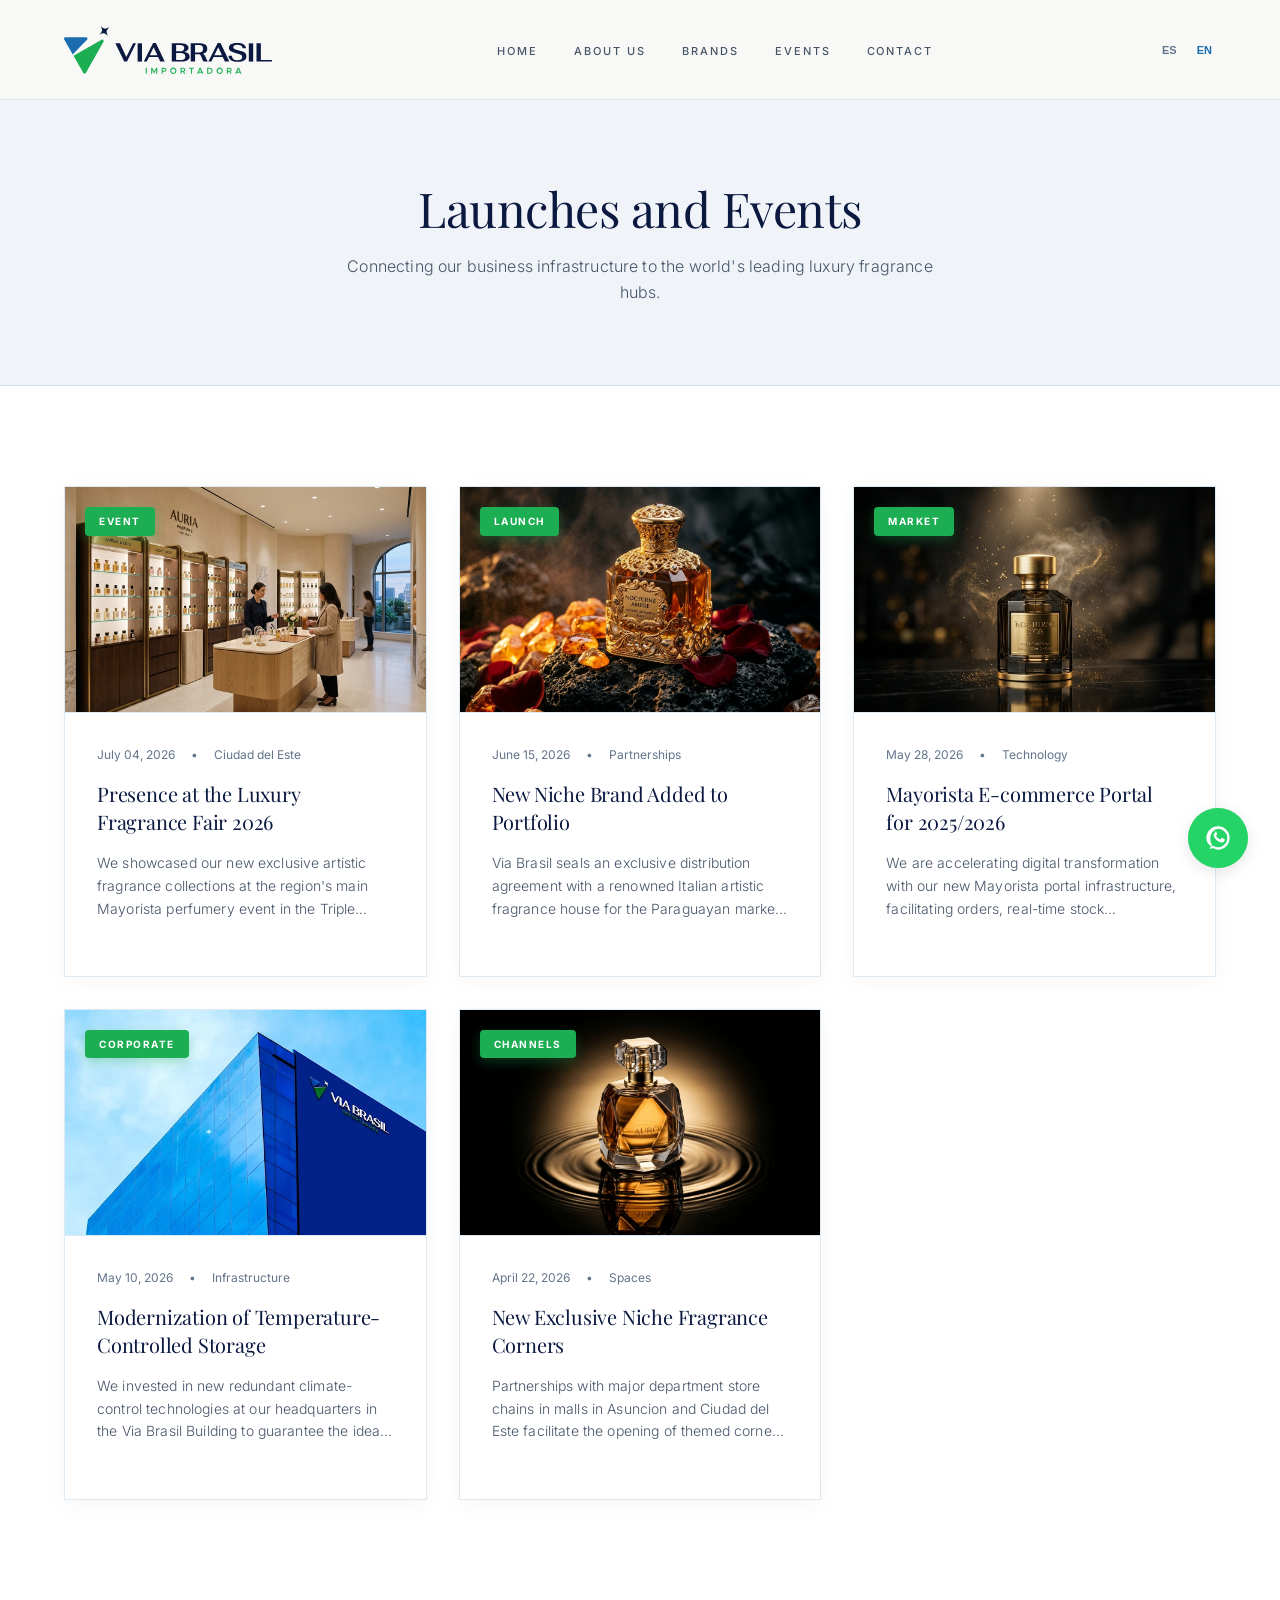
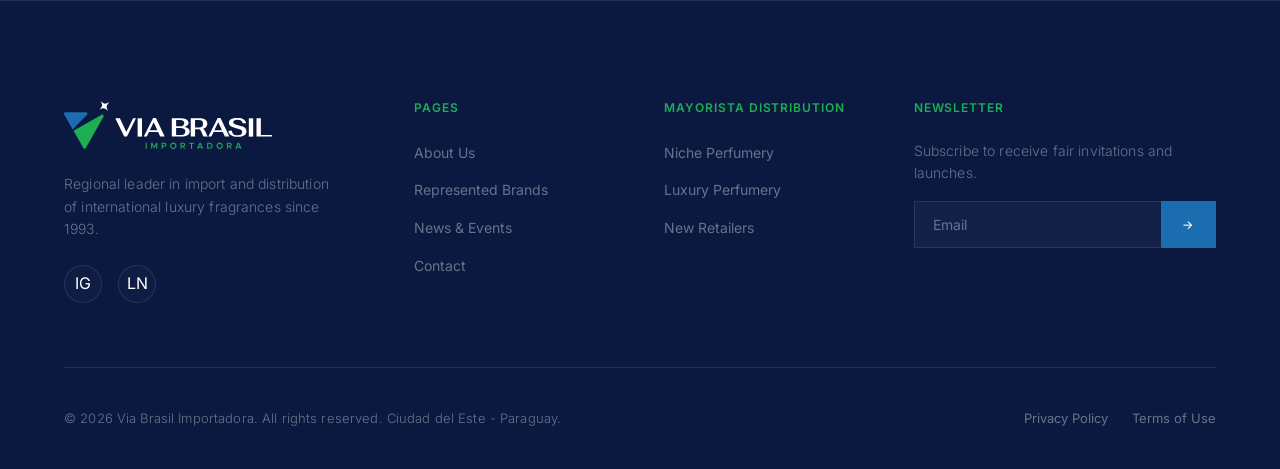
<file: en/news.html>
<!DOCTYPE html>
<html lang="en">
<head>
    <meta charset="UTF-8">
    <meta name="viewport" content="width=device-width, initial-scale=1.0">
    <title>News & Events | Via Brasil Importer</title>
    <meta name="description" content="Follow Via Brasil's participation in international exhibitions, new portfolio launches, and Mayorista corporate news.">
    <meta name="robots" content="index, follow">

    <!-- Language Alternatives (SEO Hreflang) -->
    <link rel="alternate" hreflang="es" href="https://viabrasil.com.py/es/news.html">
    <link rel="alternate" hreflang="en" href="https://viabrasil.com.py/en/news.html">

    <!-- CSS stylesheet -->
    <link rel="icon" type="image/svg+xml" href="../Logo/favicon.svg">
    <link rel="stylesheet" href="../css/styles.css">
</head>
<body>

    <!-- Header Navigation -->
    <header class="header-nav" id="header">
        <div class="container header-container">
            <a href="index.html" class="logo-link">
                <img src="../Logo/isotipo-black.svg" alt="Via Brasil Logo" class="logo-img">
            </a>
            
            <nav>
                <ul class="nav-menu">
                    <li><a href="index.html#header" class="nav-link">Home</a></li>
                    <li><a href="index.html#about" class="nav-link">About Us</a></li>
                    <li><a href="brands.html" class="nav-link">Brands</a></li>
                    <li><a href="news.html" class="nav-link">Events</a></li>
                    <li><a href="contact.html" class="nav-link">Contact</a></li>
                </ul>
            </nav>
            
            <div class="lang-selector">
                <button class="lang-btn" data-lang="es">ES</button>
                <button class="lang-btn active" data-lang="en">EN</button>
                
                <button class="mobile-toggle" aria-label="Menu">
                    <span></span>
                    <span></span>
                    <span></span>
                </button>
            </div>
        </div>
    </header>

    <!-- Page Header Banner -->
    <section class="page-header">
        <div class="container">
            <h1>Launches and Events</h1>
            <p>Connecting our business infrastructure to the world's leading luxury fragrance hubs.</p>
        </div>
    </section>

    <!-- News List Section -->
    <section class="all-brands-section" style="background-color: var(--bg-secondary);">
        <div class="container">
            <div class="news-grid" style="grid-template-columns: repeat(3, 1fr);">
                <!-- News 1 -->
                <article class="news-card">
                    <div class="news-img-wrapper">
                        <img src="../images/distribution-b2b.jpg" alt="Exhibitions and International Fairs" class="news-img">
                        <span class="news-badge">Event</span>
                    </div>
                    <div class="news-content">
                        <div class="news-meta">
                            <span>July 04, 2026</span>
                            <span>&bull;</span>
                            <span>Ciudad del Este</span>
                        </div>
                        <h3 class="news-title">Presence at the Luxury Fragrance Fair 2026</h3>
                        <p class="news-description">We showcased our new exclusive artistic fragrance collections at the region's main Mayorista perfumery event in the Triple Border area. Our participation resulted in excellent expansion agreements for the second half of the year.</p>
                    </div>
                </article>
                
                <!-- News 2 -->
                <article class="news-card">
                    <div class="news-img-wrapper">
                        <img src="../images/niche-perfume.jpg" alt="Exclusive Releases" class="news-img">
                        <span class="news-badge">Launch</span>
                    </div>
                    <div class="news-content">
                        <div class="news-meta">
                            <span>June 15, 2026</span>
                            <span>&bull;</span>
                            <span>Partnerships</span>
                        </div>
                        <h3 class="news-title">New Niche Brand Added to Portfolio</h3>
                        <p class="news-description">Via Brasil seals an exclusive distribution agreement with a renowned Italian artistic fragrance house for the Paraguayan market. The new lines will be available for authorized retailers starting next month.</p>
                    </div>
                </article>
                
                <!-- News 3 -->
                <article class="news-card">
                    <div class="news-img-wrapper">
                        <img src="../images/hero-perfume.jpg" alt="Mayorista Market Trends" class="news-img">
                        <span class="news-badge">Market</span>
                    </div>
                    <div class="news-content">
                        <div class="news-meta">
                            <span>May 28, 2026</span>
                            <span>&bull;</span>
                            <span>Technology</span>
                        </div>
                        <h3 class="news-title">Mayorista E-commerce Portal for 2025/2026</h3>
                        <p class="news-description">We are accelerating digital transformation with our new Mayorista portal infrastructure, facilitating orders, real-time stock replenishment, and delivery tracking for authorized regional retailers.</p>
                    </div>
                </article>

                <!-- News 4 -->
                <article class="news-card">
                    <div class="news-img-wrapper">
                        <img src="../images/building-hq.jpg" alt="Via Brasil Infrastructure" class="news-img">
                        <span class="news-badge">Corporate</span>
                    </div>
                    <div class="news-content">
                        <div class="news-meta">
                            <span>May 10, 2026</span>
                            <span>&bull;</span>
                            <span>Infrastructure</span>
                        </div>
                        <h3 class="news-title">Modernization of Temperature-Controlled Storage</h3>
                        <p class="news-description">We invested in new redundant climate-control technologies at our headquarters in the Via Brasil Building to guarantee the ideal storage conditions required by leading European brands.</p>
                    </div>
                </article>

                <!-- News 5 -->
                <article class="news-card">
                    <div class="news-img-wrapper">
                        <img src="../images/luxury-perfume.jpg" alt="Shopping Corners" class="news-img">
                        <span class="news-badge">Channels</span>
                    </div>
                    <div class="news-content">
                        <div class="news-meta">
                            <span>April 22, 2026</span>
                            <span>&bull;</span>
                            <span>Spaces</span>
                        </div>
                        <h3 class="news-title">New Exclusive Niche Fragrance Corners</h3>
                        <p class="news-description">Partnerships with major department store chains in malls in Asuncion and Ciudad del Este facilitate the opening of themed corners focused on niche luxury perfumery.</p>
                    </div>
                </article>
            </div>
        </div>
    </section>

    <!-- Footer -->
    <footer class="footer">
        <div class="container">
            <div class="footer-grid">
                <div class="footer-col-info">
                    <img src="../Logo/isotipo-white.svg" alt="Via Brasil" class="footer-logo">
                    <p>Regional leader in import and distribution of international luxury fragrances since 1993.</p>
                    <div class="social-links">
                        <a href="https://www.instagram.com/viabrasil" target="_blank" rel="noopener" class="social-btn" aria-label="Instagram">IG</a>
                        <a href="https://www.linkedin.com/company/via-brasil" target="_blank" rel="noopener" class="social-btn" aria-label="LinkedIn">LN</a>
                    </div>
                </div>
                
                <div class="footer-col">
                    <h4>Pages</h4>
                    <ul class="footer-links">
                        <li><a href="index.html#about">About Us</a></li>
                        <li><a href="brands.html">Represented Brands</a></li>
                        <li><a href="news.html">News & Events</a></li>
                        <li><a href="contact.html">Contact</a></li>
                    </ul>
                </div>
                
                <div class="footer-col">
                    <h4>Mayorista Distribution</h4>
                    <ul class="footer-links">
                        <li><a href="index.html#categories">Niche Perfumery</a></li>
                        <li><a href="index.html#categories">Luxury Perfumery</a></li>
                        <li><a href="contact.html">New Retailers</a></li>
                    </ul>
                </div>
                
                <div class="footer-col-newsletter">
                    <h4>Newsletter</h4>
                    <p>Subscribe to receive fair invitations and launches.</p>
                    <form id="newsletter-form" class="footer-newsletter-form">
                        <input type="email" class="form-control" placeholder="Email" required>
                        <button type="submit" class="btn">&rarr;</button>
                    </form>
                </div>
            </div>
            
            <div class="footer-bottom">
                <p>&copy; 2026 Via Brasil Importadora. All rights reserved. Ciudad del Este - Paraguay.</p>
                <div class="footer-bottom-links">
                    <a href="#">Privacy Policy</a>
                    <a href="#">Terms of Use</a>
                </div>
            </div>
        </div>
    </footer>

    <!-- WhatsApp Floating Button -->
    <a href="https://wa.me/595981000000" target="_blank" rel="noopener" class="whatsapp-float" aria-label="Contact us on WhatsApp">
        <svg style="width:28px;height:28px" viewBox="0 0 24 24">
            <path fill="currentColor" d="M12,2A10,10 0 0,0 2,12C2,14.89 3.54,17.42 5.86,18.82L5,21.5L7.85,20.67C9.13,21.5 10.63,22 12,22A10,10 0 0,0 22,12A10,10 0 0,0 12,2M12,4A8,8 0 0,1 20,12A8,8 0 0,1 12,20C10.74,20 9.56,19.62 8.56,19L8,18.66L6.33,19.17L6.83,17.5L6.44,16.89C5.79,15.87 5.4,14.67 5.4,12A8,8 0 0,1 12,4M9.5,8C9.28,8 9,8.08 8.81,8.22C8.56,8.44 8.25,8.81 8.25,9.5C8.25,10.63 9.06,11.75 9.19,11.91C9.31,12.06 10.75,14.34 13,15.22C15.25,16.1 15.25,15.82 15.75,15.77C16.25,15.72 17.38,15.09 17.61,14.44C17.84,13.78 17.84,13.22 17.78,13.11C17.72,13 17.56,12.91 17.31,12.78C17.06,12.66 15.84,12.06 15.62,11.97C15.39,11.89 15.22,11.84 15.06,12.09C14.89,12.34 14.44,12.89 14.31,13.06C14.19,13.22 14.06,13.25 13.81,13.13C13.56,13 12.78,12.75 11.86,11.93C11.12,11.27 10.62,10.46 10.47,10.22C10.33,9.97 10.46,9.84 10.59,9.72C10.7,9.61 10.84,9.42 11,9.28C11.11,9.14 11.16,9.03 11.23,8.89C11.31,8.75 11.27,8.63 11.22,8.5C11.17,8.38 10.75,7.31 10.56,6.88C10.37,6.44 10.19,6.5 10.06,6.5C9.93,6.5 9.78,6.5 9.63,6.5L9.5,8Z" />
        </svg>
    </a>

    <!-- JavaScript script -->
    <script src="../js/main.js"></script>
</body>
</html>
</file>
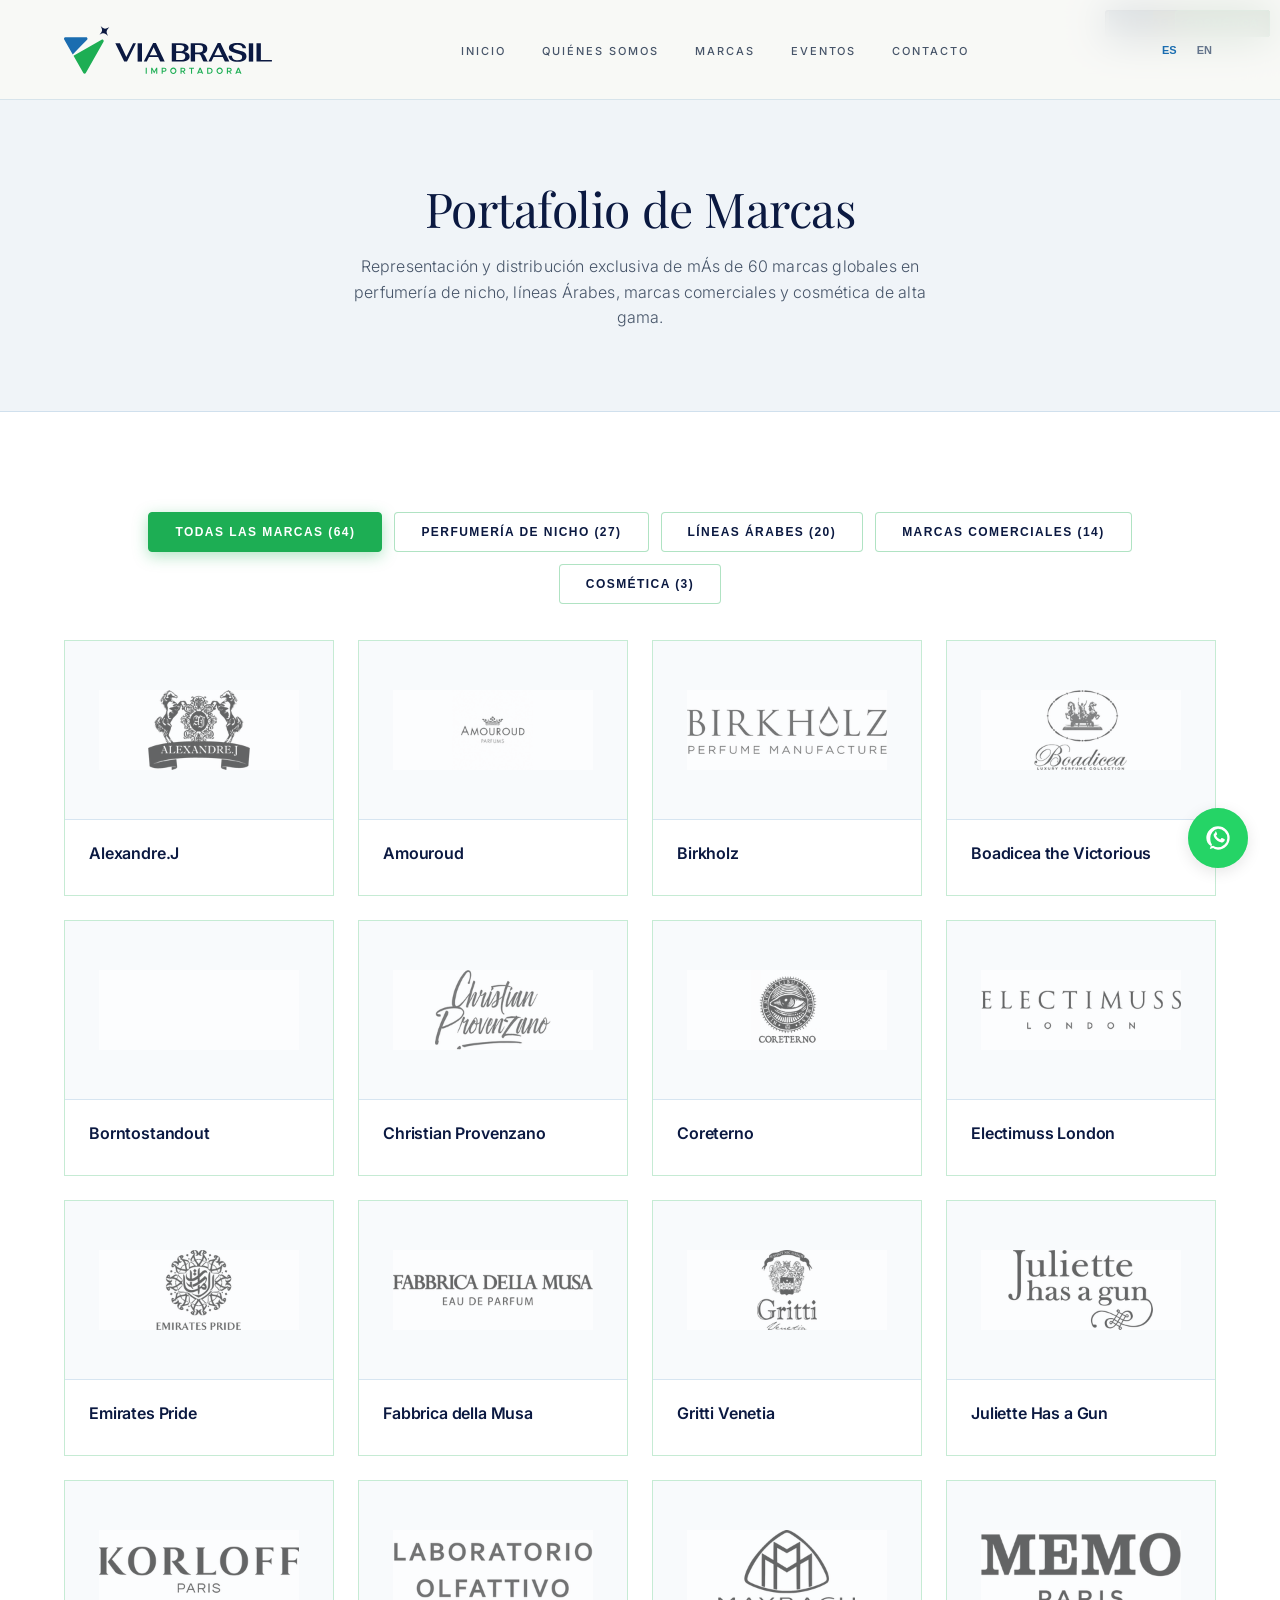
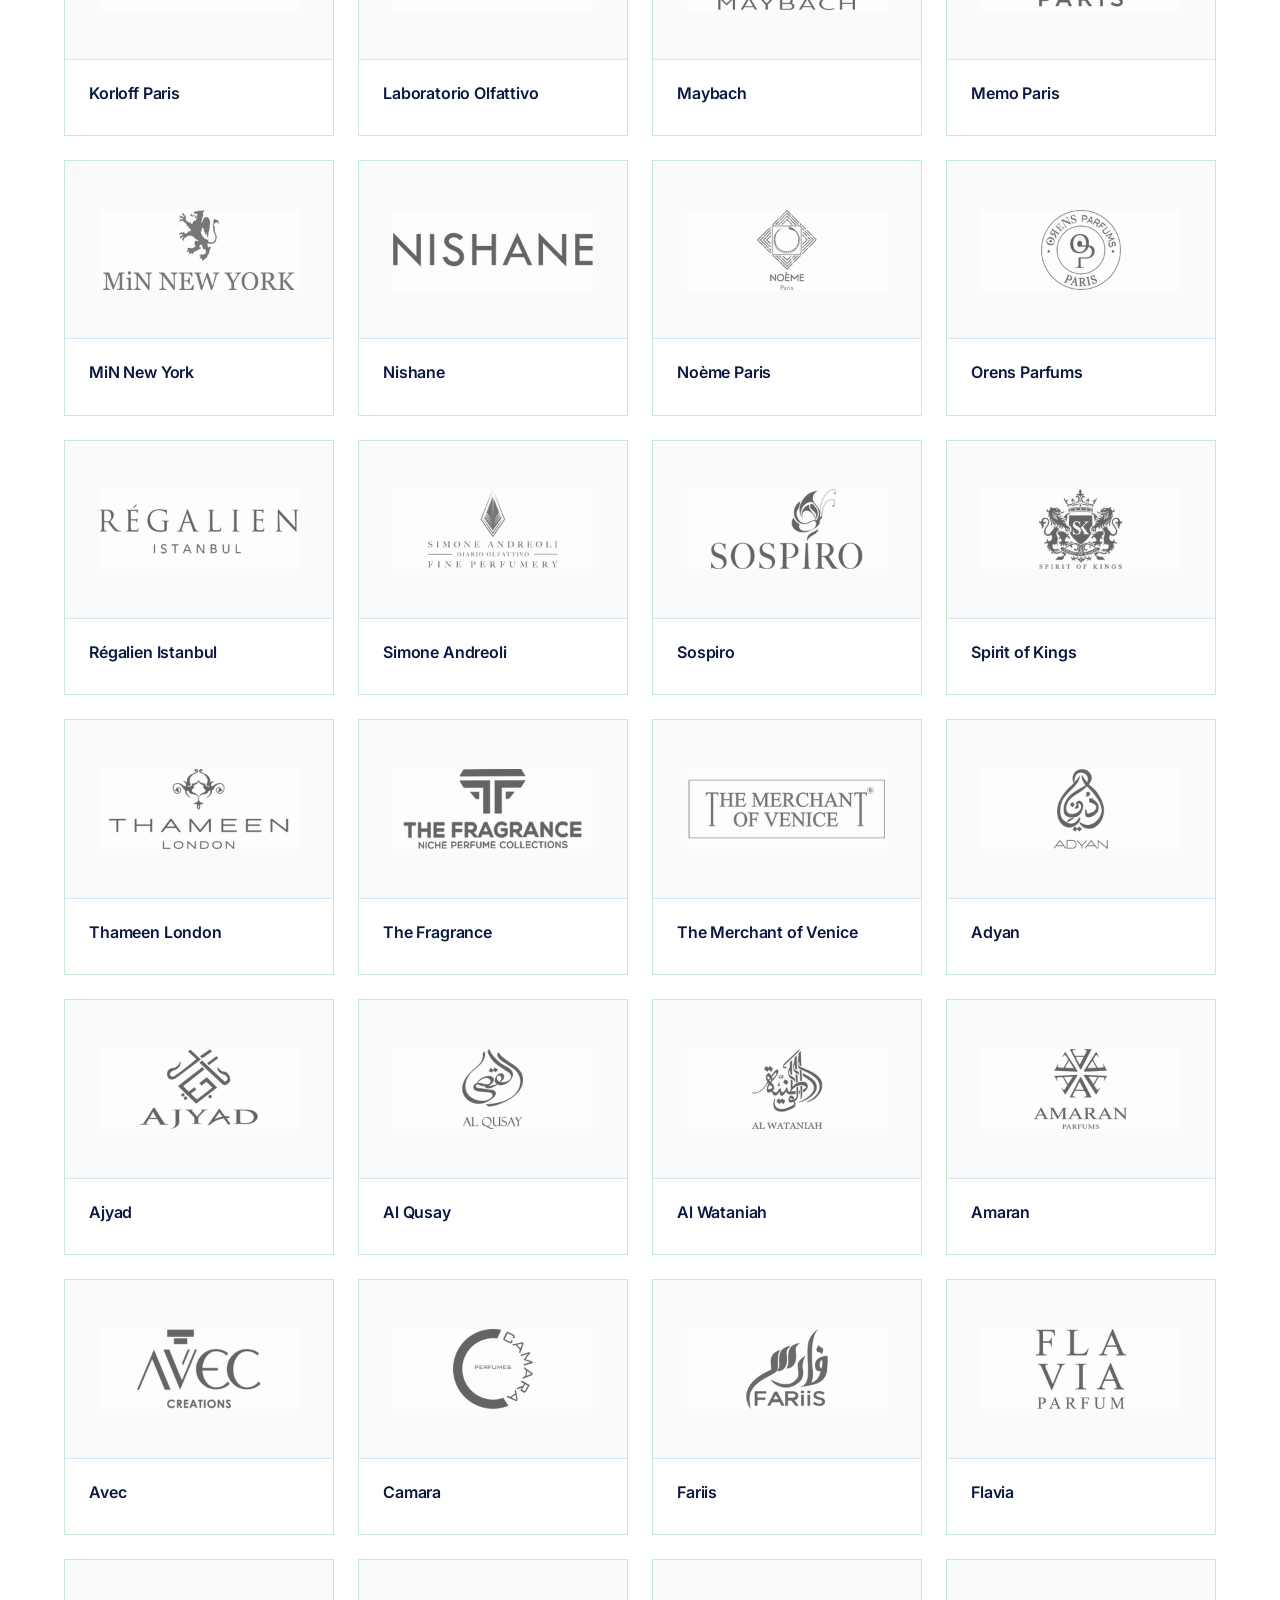
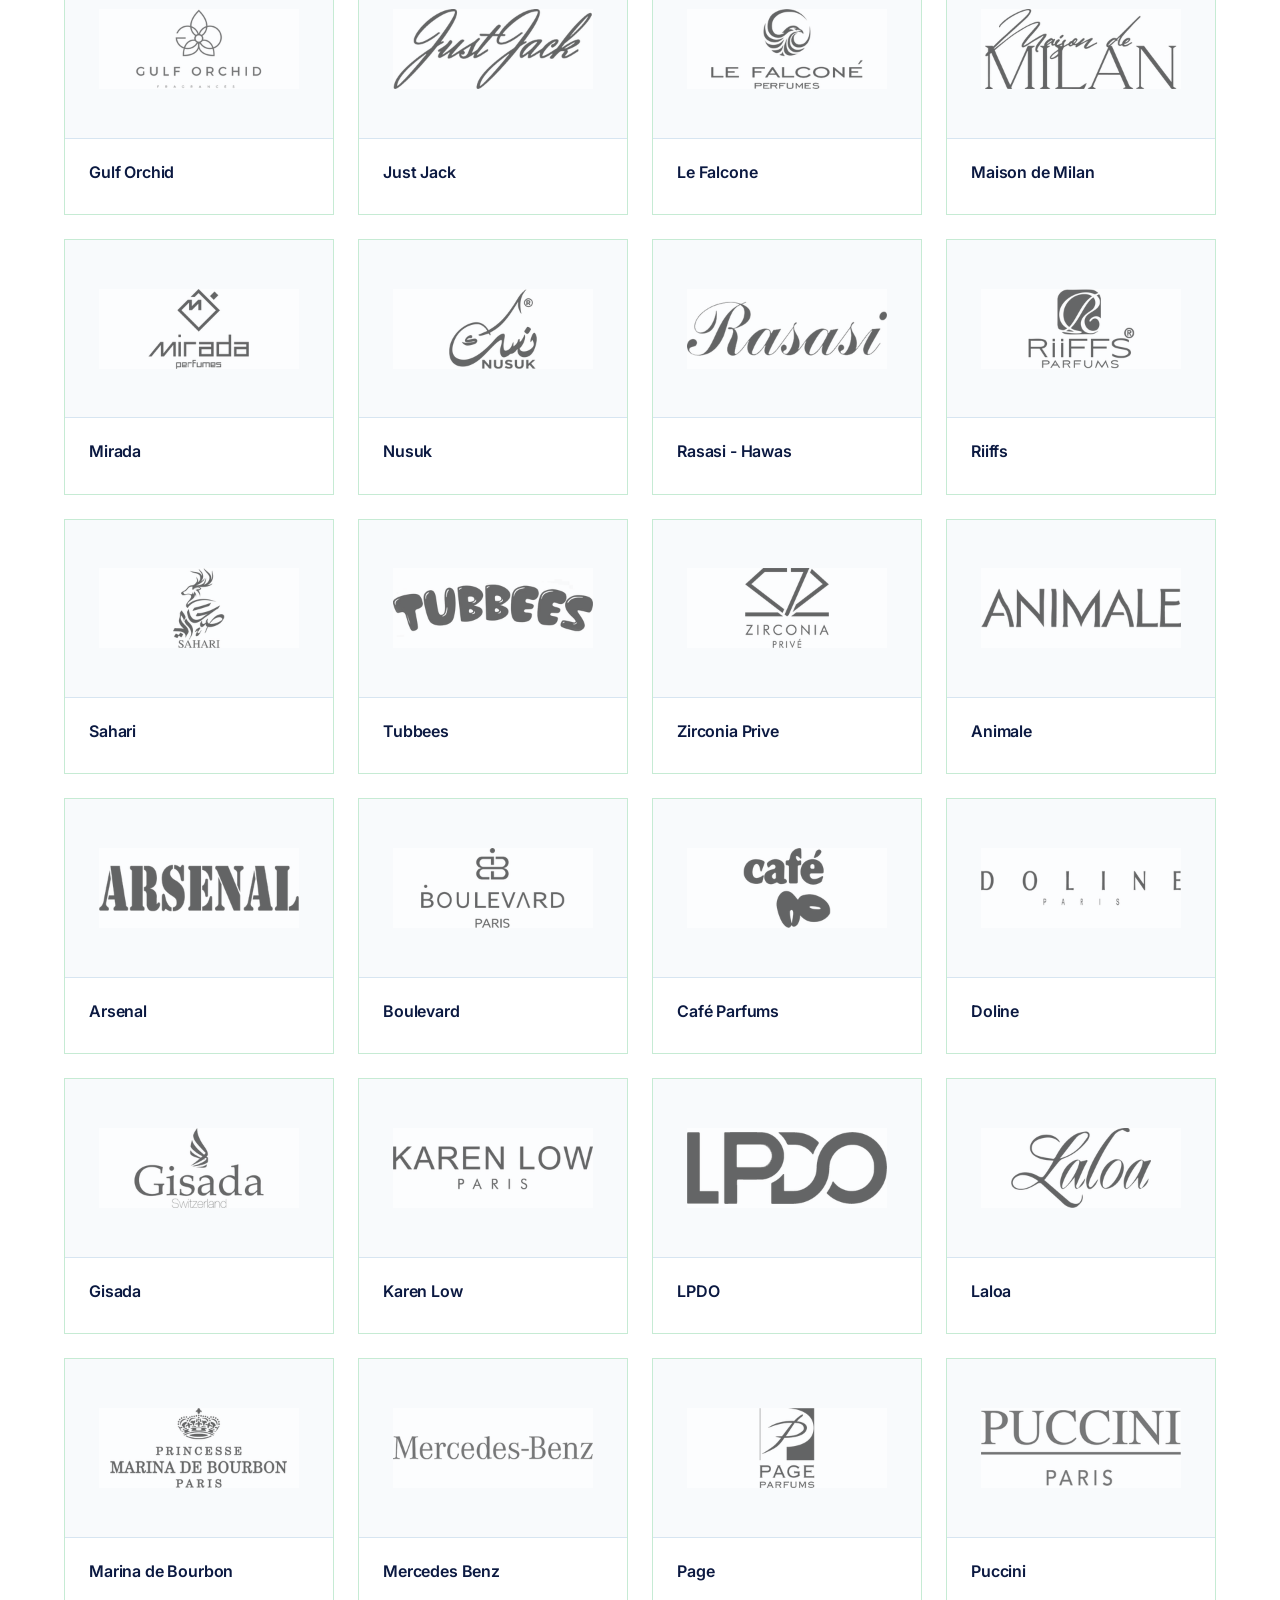
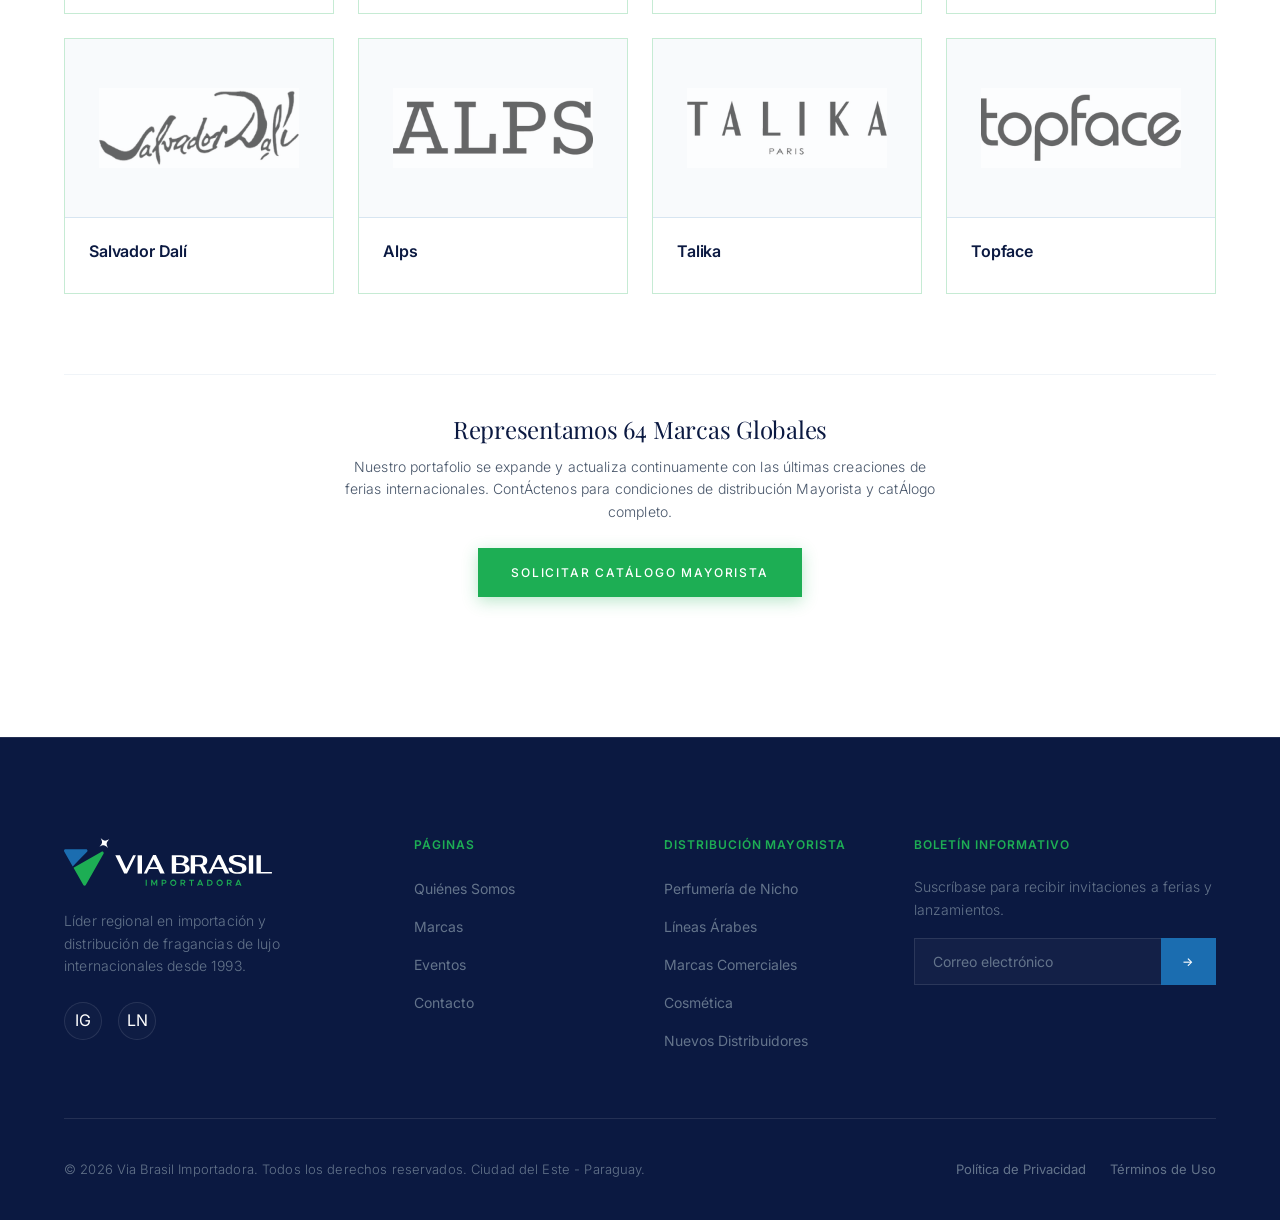
<file: es/brands.html>
<!DOCTYPE html>
<html lang="es">
<head>
    <meta charset="UTF-8">
    <meta name="viewport" content="width=device-width, initial-scale=1.0">
    <title>Portafolio de Marcas | Via Brasil Importadora</title>
    <meta name="description" content="Explore el portafolio completo de 64 marcas internacionales de perfumería de nicho, líneas Árabes, marcas comerciales y cosmética representadas por Via Brasil.">
    <meta name="robots" content="index, follow">
    <link rel="alternate" hreflang="es" href="https://viabrasil.com.py/es/brands.html">
    <link rel="alternate" hreflang="en" href="https://viabrasil.com.py/en/brands.html">
    <link rel="icon" type="image/svg+xml" href="../Logo/favicon.svg">
    <link rel="stylesheet" href="../css/styles.css">
</head>
<body>
    <!-- Header Navigation -->
    <header class="header-nav" id="header">
        <div class="container header-container">
            <a href="index.html" class="logo-link">
                <img src="../Logo/isotipo-black.svg" alt="Via Brasil Logo" class="logo-img">
            </a>
            <nav>
                <ul class="nav-menu">
                    <li><a href="index.html#header" class="nav-link">Inicio</a></li>
                    <li><a href="index.html#about" class="nav-link">Quiénes Somos</a></li>
                    <li><a href="brands.html" class="nav-link">Marcas</a></li>
                    <li><a href="news.html" class="nav-link">Eventos</a></li>
                    <li><a href="contact.html" class="nav-link">Contacto</a></li>
                </ul>
            </nav>
            <div class="lang-selector">
                <button class="lang-btn active" data-lang="es">ES</button>
                <button class="lang-btn" data-lang="en">EN</button>
                <button class="mobile-toggle" aria-label="Menu">
                    <span></span><span></span><span></span>
                </button>
            </div>
        </div>
    </header>
    <!-- Page Header Banner -->
    <section class="page-header">
        <div class="container">
            <h1>Portafolio de Marcas</h1>
            <p>Representación y distribución exclusiva de mÁs de 60 marcas globales en perfumería de nicho, líneas Árabes, marcas comerciales y cosmética de alta gama.</p>
        </div>
    </section>
    <!-- Brands Portfolio Section -->
    <section class="all-brands-section">
        <div class="container">
            <!-- Filters -->
            <div class="brand-filters">
                <button class="filter-btn active" data-filter="all">Todas las Marcas (64)</button>
                <button class="filter-btn" data-filter="nicho">Perfumería de Nicho (27)</button>
                <button class="filter-btn" data-filter="arabes">Líneas Árabes (20)</button>
                <button class="filter-btn" data-filter="comerciales">Marcas Comerciales (14)</button>
                <button class="filter-btn" data-filter="cosmetica">Cosmética (3)</button>
            </div>
            <!-- Brands Grid -->
            <div class="full-brands-grid">
                <div class="brand-detail-card" data-category="nicho">
                    <div class="brand-detail-logo-wrapper">
                        <img src="../Marcas/alexandre-j.png" alt="Alexandre.J Logo" class="brand-detail-logo" loading="lazy">
                    </div>
                    <div class="brand-detail-info">
                        <span class="brand-category-badge badge-nicho">Perfumería de Nicho</span>
                        <h3 class="brand-detail-name">Alexandre.J</h3>
                    </div>
                </div>
                <div class="brand-detail-card" data-category="nicho">
                    <div class="brand-detail-logo-wrapper">
                        <img src="../Marcas/amouroud.png" alt="Amouroud Logo" class="brand-detail-logo" loading="lazy">
                    </div>
                    <div class="brand-detail-info">
                        <span class="brand-category-badge badge-nicho">Perfumería de Nicho</span>
                        <h3 class="brand-detail-name">Amouroud</h3>
                    </div>
                </div>
                <div class="brand-detail-card" data-category="nicho">
                    <div class="brand-detail-logo-wrapper">
                        <img src="../Marcas/birkholz.png" alt="Birkholz Logo" class="brand-detail-logo" loading="lazy">
                    </div>
                    <div class="brand-detail-info">
                        <span class="brand-category-badge badge-nicho">Perfumería de Nicho</span>
                        <h3 class="brand-detail-name">Birkholz</h3>
                    </div>
                </div>
                <div class="brand-detail-card" data-category="nicho">
                    <div class="brand-detail-logo-wrapper">
                        <img src="../Marcas/boadicea-the-victorious.png" alt="Boadicea the Victorious Logo" class="brand-detail-logo" loading="lazy">
                    </div>
                    <div class="brand-detail-info">
                        <span class="brand-category-badge badge-nicho">Perfumería de Nicho</span>
                        <h3 class="brand-detail-name">Boadicea the Victorious</h3>
                    </div>
                </div>
                <div class="brand-detail-card" data-category="nicho">
                    <div class="brand-detail-logo-wrapper">
                        <img src="../Marcas/borntostandout.png" alt="Borntostandout Logo" class="brand-detail-logo" loading="lazy">
                    </div>
                    <div class="brand-detail-info">
                        <span class="brand-category-badge badge-nicho">Perfumería de Nicho</span>
                        <h3 class="brand-detail-name">Borntostandout</h3>
                    </div>
                </div>
                <div class="brand-detail-card" data-category="nicho">
                    <div class="brand-detail-logo-wrapper">
                        <img src="../Marcas/christian-provenzano.png" alt="Christian Provenzano Logo" class="brand-detail-logo" loading="lazy">
                    </div>
                    <div class="brand-detail-info">
                        <span class="brand-category-badge badge-nicho">Perfumería de Nicho</span>
                        <h3 class="brand-detail-name">Christian Provenzano</h3>
                    </div>
                </div>
                <div class="brand-detail-card" data-category="nicho">
                    <div class="brand-detail-logo-wrapper">
                        <img src="../Marcas/coreterno.png" alt="Coreterno Logo" class="brand-detail-logo" loading="lazy">
                    </div>
                    <div class="brand-detail-info">
                        <span class="brand-category-badge badge-nicho">Perfumería de Nicho</span>
                        <h3 class="brand-detail-name">Coreterno</h3>
                    </div>
                </div>
                <div class="brand-detail-card" data-category="nicho">
                    <div class="brand-detail-logo-wrapper">
                        <img src="../Marcas/electimuss-london.png" alt="Electimuss London Logo" class="brand-detail-logo" loading="lazy">
                    </div>
                    <div class="brand-detail-info">
                        <span class="brand-category-badge badge-nicho">Perfumería de Nicho</span>
                        <h3 class="brand-detail-name">Electimuss London</h3>
                    </div>
                </div>
                <div class="brand-detail-card" data-category="nicho">
                    <div class="brand-detail-logo-wrapper">
                        <img src="../Marcas/emirates-pride.png" alt="Emirates Pride Logo" class="brand-detail-logo" loading="lazy">
                    </div>
                    <div class="brand-detail-info">
                        <span class="brand-category-badge badge-nicho">Perfumería de Nicho</span>
                        <h3 class="brand-detail-name">Emirates Pride</h3>
                    </div>
                </div>
                <div class="brand-detail-card" data-category="nicho">
                    <div class="brand-detail-logo-wrapper">
                        <img src="../Marcas/fabbrica-della-musa.png" alt="Fabbrica della Musa Logo" class="brand-detail-logo" loading="lazy">
                    </div>
                    <div class="brand-detail-info">
                        <span class="brand-category-badge badge-nicho">Perfumería de Nicho</span>
                        <h3 class="brand-detail-name">Fabbrica della Musa</h3>
                    </div>
                </div>
                <div class="brand-detail-card" data-category="nicho">
                    <div class="brand-detail-logo-wrapper">
                        <img src="../Marcas/gritti-venetia.png" alt="Gritti Venetia Logo" class="brand-detail-logo" loading="lazy">
                    </div>
                    <div class="brand-detail-info">
                        <span class="brand-category-badge badge-nicho">Perfumería de Nicho</span>
                        <h3 class="brand-detail-name">Gritti Venetia</h3>
                    </div>
                </div>
                <div class="brand-detail-card" data-category="nicho">
                    <div class="brand-detail-logo-wrapper">
                        <img src="../Marcas/juliette-has-a-gun.png" alt="Juliette Has a Gun Logo" class="brand-detail-logo" loading="lazy">
                    </div>
                    <div class="brand-detail-info">
                        <span class="brand-category-badge badge-nicho">Perfumería de Nicho</span>
                        <h3 class="brand-detail-name">Juliette Has a Gun</h3>
                    </div>
                </div>
                <div class="brand-detail-card" data-category="nicho">
                    <div class="brand-detail-logo-wrapper">
                        <img src="../Marcas/korloff-paris.png" alt="Korloff Paris Logo" class="brand-detail-logo" loading="lazy">
                    </div>
                    <div class="brand-detail-info">
                        <span class="brand-category-badge badge-nicho">Perfumería de Nicho</span>
                        <h3 class="brand-detail-name">Korloff Paris</h3>
                    </div>
                </div>
                <div class="brand-detail-card" data-category="nicho">
                    <div class="brand-detail-logo-wrapper">
                        <img src="../Marcas/laboratorio-olfattivo.png" alt="Laboratorio Olfattivo Logo" class="brand-detail-logo" loading="lazy">
                    </div>
                    <div class="brand-detail-info">
                        <span class="brand-category-badge badge-nicho">Perfumería de Nicho</span>
                        <h3 class="brand-detail-name">Laboratorio Olfattivo</h3>
                    </div>
                </div>
                <div class="brand-detail-card" data-category="nicho">
                    <div class="brand-detail-logo-wrapper">
                        <img src="../Marcas/maybach.png" alt="Maybach Logo" class="brand-detail-logo" loading="lazy">
                    </div>
                    <div class="brand-detail-info">
                        <span class="brand-category-badge badge-nicho">Perfumería de Nicho</span>
                        <h3 class="brand-detail-name">Maybach</h3>
                    </div>
                </div>
                <div class="brand-detail-card" data-category="nicho">
                    <div class="brand-detail-logo-wrapper">
                        <img src="../Marcas/memo-paris.png" alt="Memo Paris Logo" class="brand-detail-logo" loading="lazy">
                    </div>
                    <div class="brand-detail-info">
                        <span class="brand-category-badge badge-nicho">Perfumería de Nicho</span>
                        <h3 class="brand-detail-name">Memo Paris</h3>
                    </div>
                </div>
                <div class="brand-detail-card" data-category="nicho">
                    <div class="brand-detail-logo-wrapper">
                        <img src="../Marcas/min-new-york.png" alt="MiN New York Logo" class="brand-detail-logo" loading="lazy">
                    </div>
                    <div class="brand-detail-info">
                        <span class="brand-category-badge badge-nicho">Perfumería de Nicho</span>
                        <h3 class="brand-detail-name">MiN New York</h3>
                    </div>
                </div>
                <div class="brand-detail-card" data-category="nicho">
                    <div class="brand-detail-logo-wrapper">
                        <img src="../Marcas/nishane.png" alt="Nishane Logo" class="brand-detail-logo" loading="lazy">
                    </div>
                    <div class="brand-detail-info">
                        <span class="brand-category-badge badge-nicho">Perfumería de Nicho</span>
                        <h3 class="brand-detail-name">Nishane</h3>
                    </div>
                </div>
                <div class="brand-detail-card" data-category="nicho">
                    <div class="brand-detail-logo-wrapper">
                        <img src="../Marcas/noeme-paris.png" alt="Noème Paris Logo" class="brand-detail-logo" loading="lazy">
                    </div>
                    <div class="brand-detail-info">
                        <span class="brand-category-badge badge-nicho">Perfumería de Nicho</span>
                        <h3 class="brand-detail-name">Noème Paris</h3>
                    </div>
                </div>
                <div class="brand-detail-card" data-category="nicho">
                    <div class="brand-detail-logo-wrapper">
                        <img src="../Marcas/orens-parfums.png" alt="Orens Parfums Logo" class="brand-detail-logo" loading="lazy">
                    </div>
                    <div class="brand-detail-info">
                        <span class="brand-category-badge badge-nicho">Perfumería de Nicho</span>
                        <h3 class="brand-detail-name">Orens Parfums</h3>
                    </div>
                </div>
                <div class="brand-detail-card" data-category="nicho">
                    <div class="brand-detail-logo-wrapper">
                        <img src="../Marcas/regalien-istanbul.png" alt="Régalien Istanbul Logo" class="brand-detail-logo" loading="lazy">
                    </div>
                    <div class="brand-detail-info">
                        <span class="brand-category-badge badge-nicho">Perfumería de Nicho</span>
                        <h3 class="brand-detail-name">Régalien Istanbul</h3>
                    </div>
                </div>
                <div class="brand-detail-card" data-category="nicho">
                    <div class="brand-detail-logo-wrapper">
                        <img src="../Marcas/simone-andreoli.png" alt="Simone Andreoli Logo" class="brand-detail-logo" loading="lazy">
                    </div>
                    <div class="brand-detail-info">
                        <span class="brand-category-badge badge-nicho">Perfumería de Nicho</span>
                        <h3 class="brand-detail-name">Simone Andreoli</h3>
                    </div>
                </div>
                <div class="brand-detail-card" data-category="nicho">
                    <div class="brand-detail-logo-wrapper">
                        <img src="../Marcas/sospiro.png" alt="Sospiro Logo" class="brand-detail-logo" loading="lazy">
                    </div>
                    <div class="brand-detail-info">
                        <span class="brand-category-badge badge-nicho">Perfumería de Nicho</span>
                        <h3 class="brand-detail-name">Sospiro</h3>
                    </div>
                </div>
                <div class="brand-detail-card" data-category="nicho">
                    <div class="brand-detail-logo-wrapper">
                        <img src="../Marcas/spirit-of-kings.png" alt="Spirit of Kings Logo" class="brand-detail-logo" loading="lazy">
                    </div>
                    <div class="brand-detail-info">
                        <span class="brand-category-badge badge-nicho">Perfumería de Nicho</span>
                        <h3 class="brand-detail-name">Spirit of Kings</h3>
                    </div>
                </div>
                <div class="brand-detail-card" data-category="nicho">
                    <div class="brand-detail-logo-wrapper">
                        <img src="../Marcas/thameen-london.png" alt="Thameen London Logo" class="brand-detail-logo" loading="lazy">
                    </div>
                    <div class="brand-detail-info">
                        <span class="brand-category-badge badge-nicho">Perfumería de Nicho</span>
                        <h3 class="brand-detail-name">Thameen London</h3>
                    </div>
                </div>
                <div class="brand-detail-card" data-category="nicho">
                    <div class="brand-detail-logo-wrapper">
                        <img src="../Marcas/the-fragrance.png" alt="The Fragrance Logo" class="brand-detail-logo" loading="lazy">
                    </div>
                    <div class="brand-detail-info">
                        <span class="brand-category-badge badge-nicho">Perfumería de Nicho</span>
                        <h3 class="brand-detail-name">The Fragrance</h3>
                    </div>
                </div>
                <div class="brand-detail-card" data-category="nicho">
                    <div class="brand-detail-logo-wrapper">
                        <img src="../Marcas/the-merchant-of-venice.png" alt="The Merchant of Venice Logo" class="brand-detail-logo" loading="lazy">
                    </div>
                    <div class="brand-detail-info">
                        <span class="brand-category-badge badge-nicho">Perfumería de Nicho</span>
                        <h3 class="brand-detail-name">The Merchant of Venice</h3>
                    </div>
                </div>
                <div class="brand-detail-card" data-category="arabes">
                    <div class="brand-detail-logo-wrapper">
                        <img src="../Marcas/adyan.png" alt="Adyan Logo" class="brand-detail-logo" loading="lazy">
                    </div>
                    <div class="brand-detail-info">
                        <span class="brand-category-badge badge-arabes">Líneas Árabes</span>
                        <h3 class="brand-detail-name">Adyan</h3>
                    </div>
                </div>
                <div class="brand-detail-card" data-category="arabes">
                    <div class="brand-detail-logo-wrapper">
                        <img src="../Marcas/ajyad.png" alt="Ajyad Logo" class="brand-detail-logo" loading="lazy">
                    </div>
                    <div class="brand-detail-info">
                        <span class="brand-category-badge badge-arabes">Líneas Árabes</span>
                        <h3 class="brand-detail-name">Ajyad</h3>
                    </div>
                </div>
                <div class="brand-detail-card" data-category="arabes">
                    <div class="brand-detail-logo-wrapper">
                        <img src="../Marcas/al-qusay.png" alt="Al Qusay Logo" class="brand-detail-logo" loading="lazy">
                    </div>
                    <div class="brand-detail-info">
                        <span class="brand-category-badge badge-arabes">Líneas Árabes</span>
                        <h3 class="brand-detail-name">Al Qusay</h3>
                    </div>
                </div>
                <div class="brand-detail-card" data-category="arabes">
                    <div class="brand-detail-logo-wrapper">
                        <img src="../Marcas/al-wataniah.png" alt="Al Wataniah Logo" class="brand-detail-logo" loading="lazy">
                    </div>
                    <div class="brand-detail-info">
                        <span class="brand-category-badge badge-arabes">Líneas Árabes</span>
                        <h3 class="brand-detail-name">Al Wataniah</h3>
                    </div>
                </div>
                <div class="brand-detail-card" data-category="arabes">
                    <div class="brand-detail-logo-wrapper">
                        <img src="../Marcas/amaran.png" alt="Amaran Logo" class="brand-detail-logo" loading="lazy">
                    </div>
                    <div class="brand-detail-info">
                        <span class="brand-category-badge badge-arabes">Líneas Árabes</span>
                        <h3 class="brand-detail-name">Amaran</h3>
                    </div>
                </div>
                <div class="brand-detail-card" data-category="arabes">
                    <div class="brand-detail-logo-wrapper">
                        <img src="../Marcas/avec.png" alt="Avec Logo" class="brand-detail-logo" loading="lazy">
                    </div>
                    <div class="brand-detail-info">
                        <span class="brand-category-badge badge-arabes">Líneas Árabes</span>
                        <h3 class="brand-detail-name">Avec</h3>
                    </div>
                </div>
                <div class="brand-detail-card" data-category="arabes">
                    <div class="brand-detail-logo-wrapper">
                        <img src="../Marcas/camara.png" alt="Camara Logo" class="brand-detail-logo" loading="lazy">
                    </div>
                    <div class="brand-detail-info">
                        <span class="brand-category-badge badge-arabes">Líneas Árabes</span>
                        <h3 class="brand-detail-name">Camara</h3>
                    </div>
                </div>
                <div class="brand-detail-card" data-category="arabes">
                    <div class="brand-detail-logo-wrapper">
                        <img src="../Marcas/fariis.png" alt="Fariis Logo" class="brand-detail-logo" loading="lazy">
                    </div>
                    <div class="brand-detail-info">
                        <span class="brand-category-badge badge-arabes">Líneas Árabes</span>
                        <h3 class="brand-detail-name">Fariis</h3>
                    </div>
                </div>
                <div class="brand-detail-card" data-category="arabes">
                    <div class="brand-detail-logo-wrapper">
                        <img src="../Marcas/flavia.png" alt="Flavia Logo" class="brand-detail-logo" loading="lazy">
                    </div>
                    <div class="brand-detail-info">
                        <span class="brand-category-badge badge-arabes">Líneas Árabes</span>
                        <h3 class="brand-detail-name">Flavia</h3>
                    </div>
                </div>
                <div class="brand-detail-card" data-category="arabes">
                    <div class="brand-detail-logo-wrapper">
                        <img src="../Marcas/gulf-orchid.png" alt="Gulf Orchid Logo" class="brand-detail-logo" loading="lazy">
                    </div>
                    <div class="brand-detail-info">
                        <span class="brand-category-badge badge-arabes">Líneas Árabes</span>
                        <h3 class="brand-detail-name">Gulf Orchid</h3>
                    </div>
                </div>
                <div class="brand-detail-card" data-category="arabes">
                    <div class="brand-detail-logo-wrapper">
                        <img src="../Marcas/just-jack.png" alt="Just Jack Logo" class="brand-detail-logo" loading="lazy">
                    </div>
                    <div class="brand-detail-info">
                        <span class="brand-category-badge badge-arabes">Líneas Árabes</span>
                        <h3 class="brand-detail-name">Just Jack</h3>
                    </div>
                </div>
                <div class="brand-detail-card" data-category="arabes">
                    <div class="brand-detail-logo-wrapper">
                        <img src="../Marcas/le-falcone.png" alt="Le Falcone Logo" class="brand-detail-logo" loading="lazy">
                    </div>
                    <div class="brand-detail-info">
                        <span class="brand-category-badge badge-arabes">Líneas Árabes</span>
                        <h3 class="brand-detail-name">Le Falcone</h3>
                    </div>
                </div>
                <div class="brand-detail-card" data-category="arabes">
                    <div class="brand-detail-logo-wrapper">
                        <img src="../Marcas/maison-de-milan.png" alt="Maison de Milan Logo" class="brand-detail-logo" loading="lazy">
                    </div>
                    <div class="brand-detail-info">
                        <span class="brand-category-badge badge-arabes">Líneas Árabes</span>
                        <h3 class="brand-detail-name">Maison de Milan</h3>
                    </div>
                </div>
                <div class="brand-detail-card" data-category="arabes">
                    <div class="brand-detail-logo-wrapper">
                        <img src="../Marcas/mirada.png" alt="Mirada Logo" class="brand-detail-logo" loading="lazy">
                    </div>
                    <div class="brand-detail-info">
                        <span class="brand-category-badge badge-arabes">Líneas Árabes</span>
                        <h3 class="brand-detail-name">Mirada</h3>
                    </div>
                </div>
                <div class="brand-detail-card" data-category="arabes">
                    <div class="brand-detail-logo-wrapper">
                        <img src="../Marcas/nusuk.png" alt="Nusuk Logo" class="brand-detail-logo" loading="lazy">
                    </div>
                    <div class="brand-detail-info">
                        <span class="brand-category-badge badge-arabes">Líneas Árabes</span>
                        <h3 class="brand-detail-name">Nusuk</h3>
                    </div>
                </div>
                <div class="brand-detail-card" data-category="arabes">
                    <div class="brand-detail-logo-wrapper">
                        <img src="../Marcas/rasasi-hawas.png" alt="Rasasi - Hawas Logo" class="brand-detail-logo" loading="lazy">
                    </div>
                    <div class="brand-detail-info">
                        <span class="brand-category-badge badge-arabes">Líneas Árabes</span>
                        <h3 class="brand-detail-name">Rasasi - Hawas</h3>
                    </div>
                </div>
                <div class="brand-detail-card" data-category="arabes">
                    <div class="brand-detail-logo-wrapper">
                        <img src="../Marcas/riiffs.png" alt="Riiffs Logo" class="brand-detail-logo" loading="lazy">
                    </div>
                    <div class="brand-detail-info">
                        <span class="brand-category-badge badge-arabes">Líneas Árabes</span>
                        <h3 class="brand-detail-name">Riiffs</h3>
                    </div>
                </div>
                <div class="brand-detail-card" data-category="arabes">
                    <div class="brand-detail-logo-wrapper">
                        <img src="../Marcas/sahari.png" alt="Sahari Logo" class="brand-detail-logo" loading="lazy">
                    </div>
                    <div class="brand-detail-info">
                        <span class="brand-category-badge badge-arabes">Líneas Árabes</span>
                        <h3 class="brand-detail-name">Sahari</h3>
                    </div>
                </div>
                <div class="brand-detail-card" data-category="arabes">
                    <div class="brand-detail-logo-wrapper">
                        <img src="../Marcas/tubbees.png" alt="Tubbees Logo" class="brand-detail-logo" loading="lazy">
                    </div>
                    <div class="brand-detail-info">
                        <span class="brand-category-badge badge-arabes">Líneas Árabes</span>
                        <h3 class="brand-detail-name">Tubbees</h3>
                    </div>
                </div>
                <div class="brand-detail-card" data-category="arabes">
                    <div class="brand-detail-logo-wrapper">
                        <img src="../Marcas/zirconia-prive.png" alt="Zirconia Prive Logo" class="brand-detail-logo" loading="lazy">
                    </div>
                    <div class="brand-detail-info">
                        <span class="brand-category-badge badge-arabes">Líneas Árabes</span>
                        <h3 class="brand-detail-name">Zirconia Prive</h3>
                    </div>
                </div>
                <div class="brand-detail-card" data-category="comerciales">
                    <div class="brand-detail-logo-wrapper">
                        <img src="../Marcas/animale.png" alt="Animale Logo" class="brand-detail-logo" loading="lazy">
                    </div>
                    <div class="brand-detail-info">
                        <span class="brand-category-badge badge-comerciales">Marcas Comerciales</span>
                        <h3 class="brand-detail-name">Animale</h3>
                    </div>
                </div>
                <div class="brand-detail-card" data-category="comerciales">
                    <div class="brand-detail-logo-wrapper">
                        <img src="../Marcas/arsenal.png" alt="Arsenal Logo" class="brand-detail-logo" loading="lazy">
                    </div>
                    <div class="brand-detail-info">
                        <span class="brand-category-badge badge-comerciales">Marcas Comerciales</span>
                        <h3 class="brand-detail-name">Arsenal</h3>
                    </div>
                </div>
                <div class="brand-detail-card" data-category="comerciales">
                    <div class="brand-detail-logo-wrapper">
                        <img src="../Marcas/boulevard.png" alt="Boulevard Logo" class="brand-detail-logo" loading="lazy">
                    </div>
                    <div class="brand-detail-info">
                        <span class="brand-category-badge badge-comerciales">Marcas Comerciales</span>
                        <h3 class="brand-detail-name">Boulevard</h3>
                    </div>
                </div>
                <div class="brand-detail-card" data-category="comerciales">
                    <div class="brand-detail-logo-wrapper">
                        <img src="../Marcas/cafe-parfums.png" alt="Café Parfums Logo" class="brand-detail-logo" loading="lazy">
                    </div>
                    <div class="brand-detail-info">
                        <span class="brand-category-badge badge-comerciales">Marcas Comerciales</span>
                        <h3 class="brand-detail-name">Café Parfums</h3>
                    </div>
                </div>
                <div class="brand-detail-card" data-category="comerciales">
                    <div class="brand-detail-logo-wrapper">
                        <img src="../Marcas/doline.png" alt="Doline Logo" class="brand-detail-logo" loading="lazy">
                    </div>
                    <div class="brand-detail-info">
                        <span class="brand-category-badge badge-comerciales">Marcas Comerciales</span>
                        <h3 class="brand-detail-name">Doline</h3>
                    </div>
                </div>
                <div class="brand-detail-card" data-category="comerciales">
                    <div class="brand-detail-logo-wrapper">
                        <img src="../Marcas/gisada.png" alt="Gisada Logo" class="brand-detail-logo" loading="lazy">
                    </div>
                    <div class="brand-detail-info">
                        <span class="brand-category-badge badge-comerciales">Marcas Comerciales</span>
                        <h3 class="brand-detail-name">Gisada</h3>
                    </div>
                </div>
                <div class="brand-detail-card" data-category="comerciales">
                    <div class="brand-detail-logo-wrapper">
                        <img src="../Marcas/karen-low.png" alt="Karen Low Logo" class="brand-detail-logo" loading="lazy">
                    </div>
                    <div class="brand-detail-info">
                        <span class="brand-category-badge badge-comerciales">Marcas Comerciales</span>
                        <h3 class="brand-detail-name">Karen Low</h3>
                    </div>
                </div>
                <div class="brand-detail-card" data-category="comerciales">
                    <div class="brand-detail-logo-wrapper">
                        <img src="../Marcas/lpdo.png" alt="LPDO Logo" class="brand-detail-logo" loading="lazy">
                    </div>
                    <div class="brand-detail-info">
                        <span class="brand-category-badge badge-comerciales">Marcas Comerciales</span>
                        <h3 class="brand-detail-name">LPDO</h3>
                    </div>
                </div>
                <div class="brand-detail-card" data-category="comerciales">
                    <div class="brand-detail-logo-wrapper">
                        <img src="../Marcas/laloa.png" alt="Laloa Logo" class="brand-detail-logo" loading="lazy">
                    </div>
                    <div class="brand-detail-info">
                        <span class="brand-category-badge badge-comerciales">Marcas Comerciales</span>
                        <h3 class="brand-detail-name">Laloa</h3>
                    </div>
                </div>
                <div class="brand-detail-card" data-category="comerciales">
                    <div class="brand-detail-logo-wrapper">
                        <img src="../Marcas/marina-de-bourbon.png" alt="Marina de Bourbon Logo" class="brand-detail-logo" loading="lazy">
                    </div>
                    <div class="brand-detail-info">
                        <span class="brand-category-badge badge-comerciales">Marcas Comerciales</span>
                        <h3 class="brand-detail-name">Marina de Bourbon</h3>
                    </div>
                </div>
                <div class="brand-detail-card" data-category="comerciales">
                    <div class="brand-detail-logo-wrapper">
                        <img src="../Marcas/mercedes-benz.png" alt="Mercedes Benz Logo" class="brand-detail-logo" loading="lazy">
                    </div>
                    <div class="brand-detail-info">
                        <span class="brand-category-badge badge-comerciales">Marcas Comerciales</span>
                        <h3 class="brand-detail-name">Mercedes Benz</h3>
                    </div>
                </div>
                <div class="brand-detail-card" data-category="comerciales">
                    <div class="brand-detail-logo-wrapper">
                        <img src="../Marcas/page.png" alt="Page Logo" class="brand-detail-logo" loading="lazy">
                    </div>
                    <div class="brand-detail-info">
                        <span class="brand-category-badge badge-comerciales">Marcas Comerciales</span>
                        <h3 class="brand-detail-name">Page</h3>
                    </div>
                </div>
                <div class="brand-detail-card" data-category="comerciales">
                    <div class="brand-detail-logo-wrapper">
                        <img src="../Marcas/puccini.png" alt="Puccini Logo" class="brand-detail-logo" loading="lazy">
                    </div>
                    <div class="brand-detail-info">
                        <span class="brand-category-badge badge-comerciales">Marcas Comerciales</span>
                        <h3 class="brand-detail-name">Puccini</h3>
                    </div>
                </div>
                <div class="brand-detail-card" data-category="comerciales">
                    <div class="brand-detail-logo-wrapper">
                        <img src="../Marcas/salvador-dali.png" alt="Salvador Dalí Logo" class="brand-detail-logo" loading="lazy">
                    </div>
                    <div class="brand-detail-info">
                        <span class="brand-category-badge badge-comerciales">Marcas Comerciales</span>
                        <h3 class="brand-detail-name">Salvador Dalí</h3>
                    </div>
                </div>
                <div class="brand-detail-card" data-category="cosmetica">
                    <div class="brand-detail-logo-wrapper">
                        <img src="../Marcas/alps.png" alt="Alps Logo" class="brand-detail-logo" loading="lazy">
                    </div>
                    <div class="brand-detail-info">
                        <span class="brand-category-badge badge-cosmetica">Cosmética</span>
                        <h3 class="brand-detail-name">Alps</h3>
                    </div>
                </div>
                <div class="brand-detail-card" data-category="cosmetica">
                    <div class="brand-detail-logo-wrapper">
                        <img src="../Marcas/talika.png" alt="Talika Logo" class="brand-detail-logo" loading="lazy">
                    </div>
                    <div class="brand-detail-info">
                        <span class="brand-category-badge badge-cosmetica">Cosmética</span>
                        <h3 class="brand-detail-name">Talika</h3>
                    </div>
                </div>
                <div class="brand-detail-card" data-category="cosmetica">
                    <div class="brand-detail-logo-wrapper">
                        <img src="../Marcas/topface.png" alt="Topface Logo" class="brand-detail-logo" loading="lazy">
                    </div>
                    <div class="brand-detail-info">
                        <span class="brand-category-badge badge-cosmetica">Cosmética</span>
                        <h3 class="brand-detail-name">Topface</h3>
                    </div>
                </div>
            </div>
            <div style="text-align: center; margin-top: 80px; padding: 40px; border-top: 1px solid var(--bg-tertiary);">
                <h3 style="font-family: var(--font-headings); font-size: 24px; color: var(--color-navy); margin-bottom: 12px;">Representamos 64 Marcas Globales</h3>
                <p style="color: var(--text-secondary); max-width: 600px; margin: 0 auto 24px auto; font-size: 14px;">Nuestro portafolio se expande y actualiza continuamente con las últimas creaciones de ferias internacionales. ContÁctenos para condiciones de distribución Mayorista y catÁlogo completo.</p>
                <a href="contact.html" class="btn btn-primary">Solicitar CatÁlogo Mayorista</a>
            </div>
        </div>
    </section>
    <!-- Footer -->
    <footer class="footer">
        <div class="container">
            <div class="footer-grid">
                <div class="footer-col-info">
                    <img src="../Logo/isotipo-white.svg" alt="Via Brasil" class="footer-logo">
                    <p>Líder regional en importación y distribución de fragancias de lujo internacionales desde 1993.</p>
                    <div class="social-links">
                        <a href="https://www.instagram.com/viabrasil" target="_blank" rel="noopener" class="social-btn" aria-label="Instagram">IG</a>
                        <a href="https://www.linkedin.com/company/via-brasil" target="_blank" rel="noopener" class="social-btn" aria-label="LinkedIn">LN</a>
                    </div>
                </div>
                <div class="footer-col">
                    <h4>PÁginas</h4>
                    <ul class="footer-links">
                        <li><a href="index.html#about">Quiénes Somos</a></li>
                        <li><a href="brands.html" class="active">Marcas</a></li>
                        <li><a href="news.html">Eventos</a></li>
                        <li><a href="contact.html">Contacto</a></li>
                    </ul>
                </div>
                <div class="footer-col">
                    <h4>Distribución Mayorista</h4>
                    <ul class="footer-links">
                        <li><a href="brands.html">Perfumería de Nicho</a></li>
                        <li><a href="brands.html">Líneas Árabes</a></li>
                        <li><a href="brands.html">Marcas Comerciales</a></li>
                        <li><a href="brands.html">Cosmética</a></li>
                        <li><a href="contact.html">Nuevos Distribuidores</a></li>
                    </ul>
                </div>
                <div class="footer-col-newsletter">
                    <h4>Boletín informativo</h4>
                    <p>Suscríbase para recibir invitaciones a ferias y lanzamientos.</p>
                    <form id="newsletter-form" class="footer-newsletter-form">
                        <input type="email" class="form-control" placeholder="Correo electrónico" required>
                        <button type="submit" class="btn">&rarr;</button>
                    </form>
                </div>
            </div>
            <div class="footer-bottom">
                <p>&copy; 2026 Via Brasil Importadora. Todos los derechos reservados. Ciudad del Este - Paraguay.</p>
                <div class="footer-bottom-links">
                    <a href="#">Política de Privacidad</a>
                    <a href="#">Términos de Uso</a>
                </div>
            </div>
        </div>
    </footer>
    <!-- WhatsApp Floating Button -->
    <a href="https://wa.me/595981000000" target="_blank" rel="noopener" class="whatsapp-float" aria-label="WhatsApp">
        <svg style="width:28px;height:28px" viewBox="0 0 24 24">
            <path fill="currentColor" d="M12,2A10,10 0 0,0 2,12C2,14.89 3.54,17.42 5.86,18.82L5,21.5L7.85,20.67C9.13,21.5 10.63,22 12,22A10,10 0 0,0 22,12A10,10 0 0,0 12,2M12,4A8,8 0 0,1 20,12A8,8 0 0,1 12,20C10.74,20 9.56,19.62 8.56,19L8,18.66L6.33,19.17L6.83,17.5L6.44,16.89C5.79,15.87 5.4,14.67 5.4,12A8,8 0 0,1 12,4M9.5,8C9.28,8 9,8.08 8.81,8.22C8.56,8.44 8.25,8.81 8.25,9.5C8.25,10.63 9.06,11.75 9.19,11.91C9.31,12.06 10.75,14.34 13,15.22C15.25,16.1 15.25,15.82 15.75,15.77C16.25,15.72 17.38,15.09 17.61,14.44C17.84,13.78 17.84,13.22 17.78,13.11C17.72,13 17.56,12.91 17.31,12.78C17.06,12.66 15.84,12.06 15.62,11.97C15.39,11.89 15.22,11.84 15.06,12.09C14.89,12.34 14.44,12.89 14.31,13.06C14.19,13.22 14.06,13.25 13.81,13.13C13.56,13 12.78,12.75 11.86,11.93C11.12,11.27 10.62,10.46 10.47,10.22C10.33,9.97 10.46,9.84 10.59,9.72C10.7,9.61 10.84,9.42 11,9.28C11.11,9.14 11.16,9.03 11.23,8.89C11.31,8.75 11.27,8.63 11.22,8.5C11.17,8.38 10.75,7.31 10.56,6.88C10.37,6.44 10.19,6.5 10.06,6.5C9.93,6.5 9.78,6.5 9.63,6.5L9.5,8Z" />
        </svg>
    </a>
    <!-- JavaScript script -->
    <script src="../js/main.js"></script>
</body>
</html>
</file>
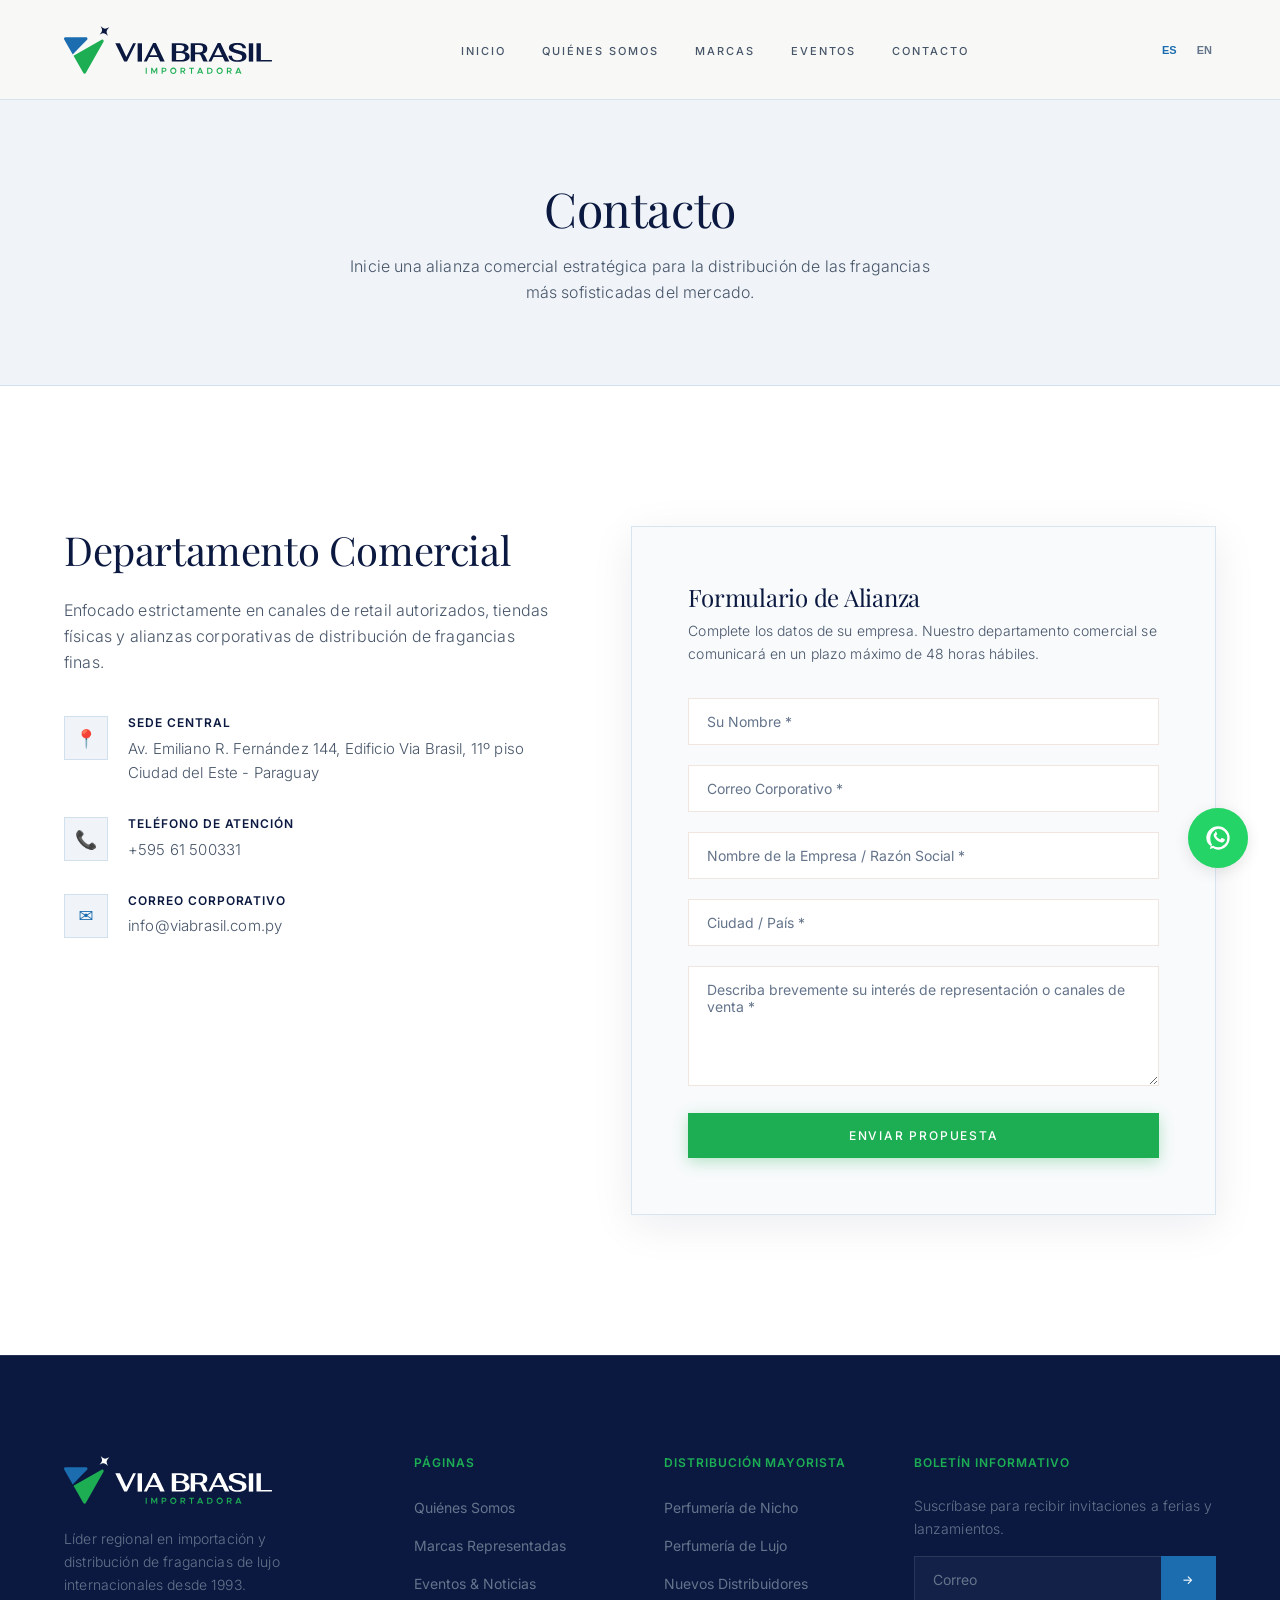
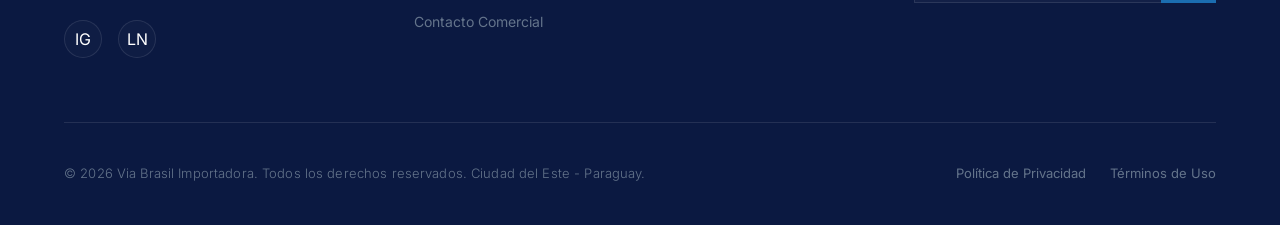
<file: es/contact.html>
<!DOCTYPE html>
<html lang="es">
<head>
    <meta charset="UTF-8">
    <meta name="viewport" content="width=device-width, initial-scale=1.0">
    <title>Contacto Comercial | Via Brasil Importadora</title>
    <meta name="description" content="Contacte al departamento comercial Mayorista de Via Brasil Importadora para alianzas de distribución de perfumes de nicho y lujo en Paraguay.">
    <meta name="robots" content="index, follow">

    <!-- Language Alternatives (SEO Hreflang) -->
    <link rel="alternate" hreflang="es" href="https://viabrasil.com.py/es/contact.html">
    <link rel="alternate" hreflang="en" href="https://viabrasil.com.py/en/contact.html">

    <!-- CSS stylesheet -->
    <link rel="icon" type="image/svg+xml" href="../Logo/favicon.svg">
    <link rel="stylesheet" href="../css/styles.css">
</head>
<body>

    <!-- Header Navigation -->
    <header class="header-nav" id="header">
        <div class="container header-container">
            <a href="index.html" class="logo-link">
                <img src="../Logo/isotipo-black.svg" alt="Via Brasil Logo" class="logo-img">
            </a>
            
            <nav>
                <ul class="nav-menu">
                    <li><a href="index.html#header" class="nav-link">Inicio</a></li>
                    <li><a href="index.html#about" class="nav-link">Quiénes Somos</a></li>
                    <li><a href="brands.html" class="nav-link">Marcas</a></li>
                    <li><a href="news.html" class="nav-link">Eventos</a></li>
                    <li><a href="contact.html" class="nav-link">Contacto</a></li>
                </ul>
            </nav>
            
            <div class="lang-selector">
                <button class="lang-btn active" data-lang="es">ES</button>
                <button class="lang-btn" data-lang="en">EN</button>
                
                <button class="mobile-toggle" aria-label="Menú">
                    <span></span>
                    <span></span>
                    <span></span>
                </button>
            </div>
        </div>
    </header>

    <!-- Page Header Banner -->
    <section class="page-header">
        <div class="container">
            <h1>Contacto</h1>
            <p>Inicie una alianza comercial estratégica para la distribución de las fragancias más sofisticadas del mercado.</p>
        </div>
    </section>

    <!-- Contact Details & Form Section -->
    <section class="contact-section" style="background-color: var(--bg-secondary);">
        <div class="container">
            <div class="contact-grid">
                <div class="contact-info-panel">
                    <h2>Departamento Comercial</h2>
                    <p class="contact-intro">Enfocado estrictamente en canales de retail autorizados, tiendas físicas y alianzas corporativas de distribución de fragancias finas.</p>
                    
                    <div class="contact-details">
                        <!-- Sede -->
                        <div class="detail-card">
                            <div class="detail-icon">&#128205;</div>
                            <div class="detail-content">
                                <h4>Sede Central</h4>
                                <p>Av. Emiliano R. Fernández 144, Edificio Via Brasil, 11º piso<br>Ciudad del Este - Paraguay</p>
                            </div>
                        </div>
                        
                        <!-- Telefone -->
                        <div class="detail-card">
                            <div class="detail-icon">&#128222;</div>
                            <div class="detail-content">
                                <h4>Teléfono de Atención</h4>
                                <p>+595 61 500331</p>
                            </div>
                        </div>
                        
                        <!-- E-mail -->
                        <div class="detail-card">
                            <div class="detail-icon">&#9993;</div>
                            <div class="detail-content">
                                <h4>Correo Corporativo</h4>
                                <p>info@viabrasil.com.py</p>
                            </div>
                        </div>
                    </div>
                </div>
                
                <div class="contact-form-panel" style="background-color: var(--bg-primary);">
                    <h3>Formulario de Alianza</h3>
                    <p>Complete los datos de su empresa. Nuestro departamento comercial se comunicará en un plazo máximo de 48 horas hábiles.</p>
                    <form id="b2b-contact-form">
                        <div class="form-group">
                            <input type="text" id="contact-name" class="form-control" placeholder="Su Nombre *" required>
                        </div>
                        <div class="form-group">
                            <input type="email" id="contact-email" class="form-control" placeholder="Correo Corporativo *" required>
                        </div>
                        <div class="form-group">
                            <input type="text" id="contact-company" class="form-control" placeholder="Nombre de la Empresa / Razón Social *" required>
                        </div>
                        <div class="form-group">
                            <input type="text" id="contact-city" class="form-control" placeholder="Ciudad / País *" required>
                        </div>
                        <div class="form-group">
                            <textarea id="contact-message" class="form-control" placeholder="Describa brevemente su interés de representación o canales de venta *" required></textarea>
                        </div>
                        <button type="submit" class="btn btn-primary" style="width: 100%;">Enviar Propuesta</button>
                    </form>
                </div>
            </div>
        </div>
    </section>

    <!-- Footer -->
    <footer class="footer">
        <div class="container">
            <div class="footer-grid">
                <div class="footer-col-info">
                    <img src="../Logo/isotipo-white.svg" alt="Via Brasil" class="footer-logo">
                    <p>Líder regional en importación y distribución de fragancias de lujo internacionales desde 1993.</p>
                    <div class="social-links">
                        <a href="https://www.instagram.com/viabrasil" target="_blank" rel="noopener" class="social-btn" aria-label="Instagram">IG</a>
                        <a href="https://www.linkedin.com/company/via-brasil" target="_blank" rel="noopener" class="social-btn" aria-label="LinkedIn">LN</a>
                    </div>
                </div>
                
                <div class="footer-col">
                    <h4>Páginas</h4>
                    <ul class="footer-links">
                        <li><a href="index.html#about">Quiénes Somos</a></li>
                        <li><a href="brands.html">Marcas Representadas</a></li>
                        <li><a href="news.html">Eventos & Noticias</a></li>
                        <li><a href="contact.html">Contacto Comercial</a></li>
                    </ul>
                </div>
                
                <div class="footer-col">
                    <h4>Distribución Mayorista</h4>
                    <ul class="footer-links">
                        <li><a href="index.html#categories">Perfumería de Nicho</a></li>
                        <li><a href="index.html#categories">Perfumería de Lujo</a></li>
                        <li><a href="contact.html">Nuevos Distribuidores</a></li>
                    </ul>
                </div>
                
                <div class="footer-col-newsletter">
                    <h4>Boletín informativo</h4>
                    <p>Suscríbase para recibir invitaciones a ferias y lanzamientos.</p>
                    <form id="newsletter-form" class="footer-newsletter-form">
                        <input type="email" class="form-control" placeholder="Correo" required>
                        <button type="submit" class="btn">&rarr;</button>
                    </form>
                </div>
            </div>
            
            <div class="footer-bottom">
                <p>&copy; 2026 Via Brasil Importadora. Todos los derechos reservados. Ciudad del Este - Paraguay.</p>
                <div class="footer-bottom-links">
                    <a href="#">Política de Privacidad</a>
                    <a href="#">Términos de Uso</a>
                </div>
            </div>
        </div>
    </footer>

    <!-- WhatsApp Floating Button -->
    <a href="https://wa.me/595981000000" target="_blank" rel="noopener" class="whatsapp-float" aria-label="Contáctenos por WhatsApp">
        <svg style="width:28px;height:28px" viewBox="0 0 24 24">
            <path fill="currentColor" d="M12,2A10,10 0 0,0 2,12C2,14.89 3.54,17.42 5.86,18.82L5,21.5L7.85,20.67C9.13,21.5 10.63,22 12,22A10,10 0 0,0 22,12A10,10 0 0,0 12,2M12,4A8,8 0 0,1 20,12A8,8 0 0,1 12,20C10.74,20 9.56,19.62 8.56,19L8,18.66L6.33,19.17L6.83,17.5L6.44,16.89C5.79,15.87 5.4,14.67 5.4,12A8,8 0 0,1 12,4M9.5,8C9.28,8 9,8.08 8.81,8.22C8.56,8.44 8.25,8.81 8.25,9.5C8.25,10.63 9.06,11.75 9.19,11.91C9.31,12.06 10.75,14.34 13,15.22C15.25,16.1 15.25,15.82 15.75,15.77C16.25,15.72 17.38,15.09 17.61,14.44C17.84,13.78 17.84,13.22 17.78,13.11C17.72,13 17.56,12.91 17.31,12.78C17.06,12.66 15.84,12.06 15.62,11.97C15.39,11.89 15.22,11.84 15.06,12.09C14.89,12.34 14.44,12.89 14.31,13.06C14.19,13.22 14.06,13.25 13.81,13.13C13.56,13 12.78,12.75 11.86,11.93C11.12,11.27 10.62,10.46 10.47,10.22C10.33,9.97 10.46,9.84 10.59,9.72C10.7,9.61 10.84,9.42 11,9.28C11.11,9.14 11.16,9.03 11.23,8.89C11.31,8.75 11.27,8.63 11.22,8.5C11.17,8.38 10.75,7.31 10.56,6.88C10.37,6.44 10.19,6.5 10.06,6.5C9.93,6.5 9.78,6.5 9.63,6.5L9.5,8Z" />
        </svg>
    </a>

    <!-- JavaScript script -->
    <script src="../js/main.js"></script>
</body>
</html>
</file>
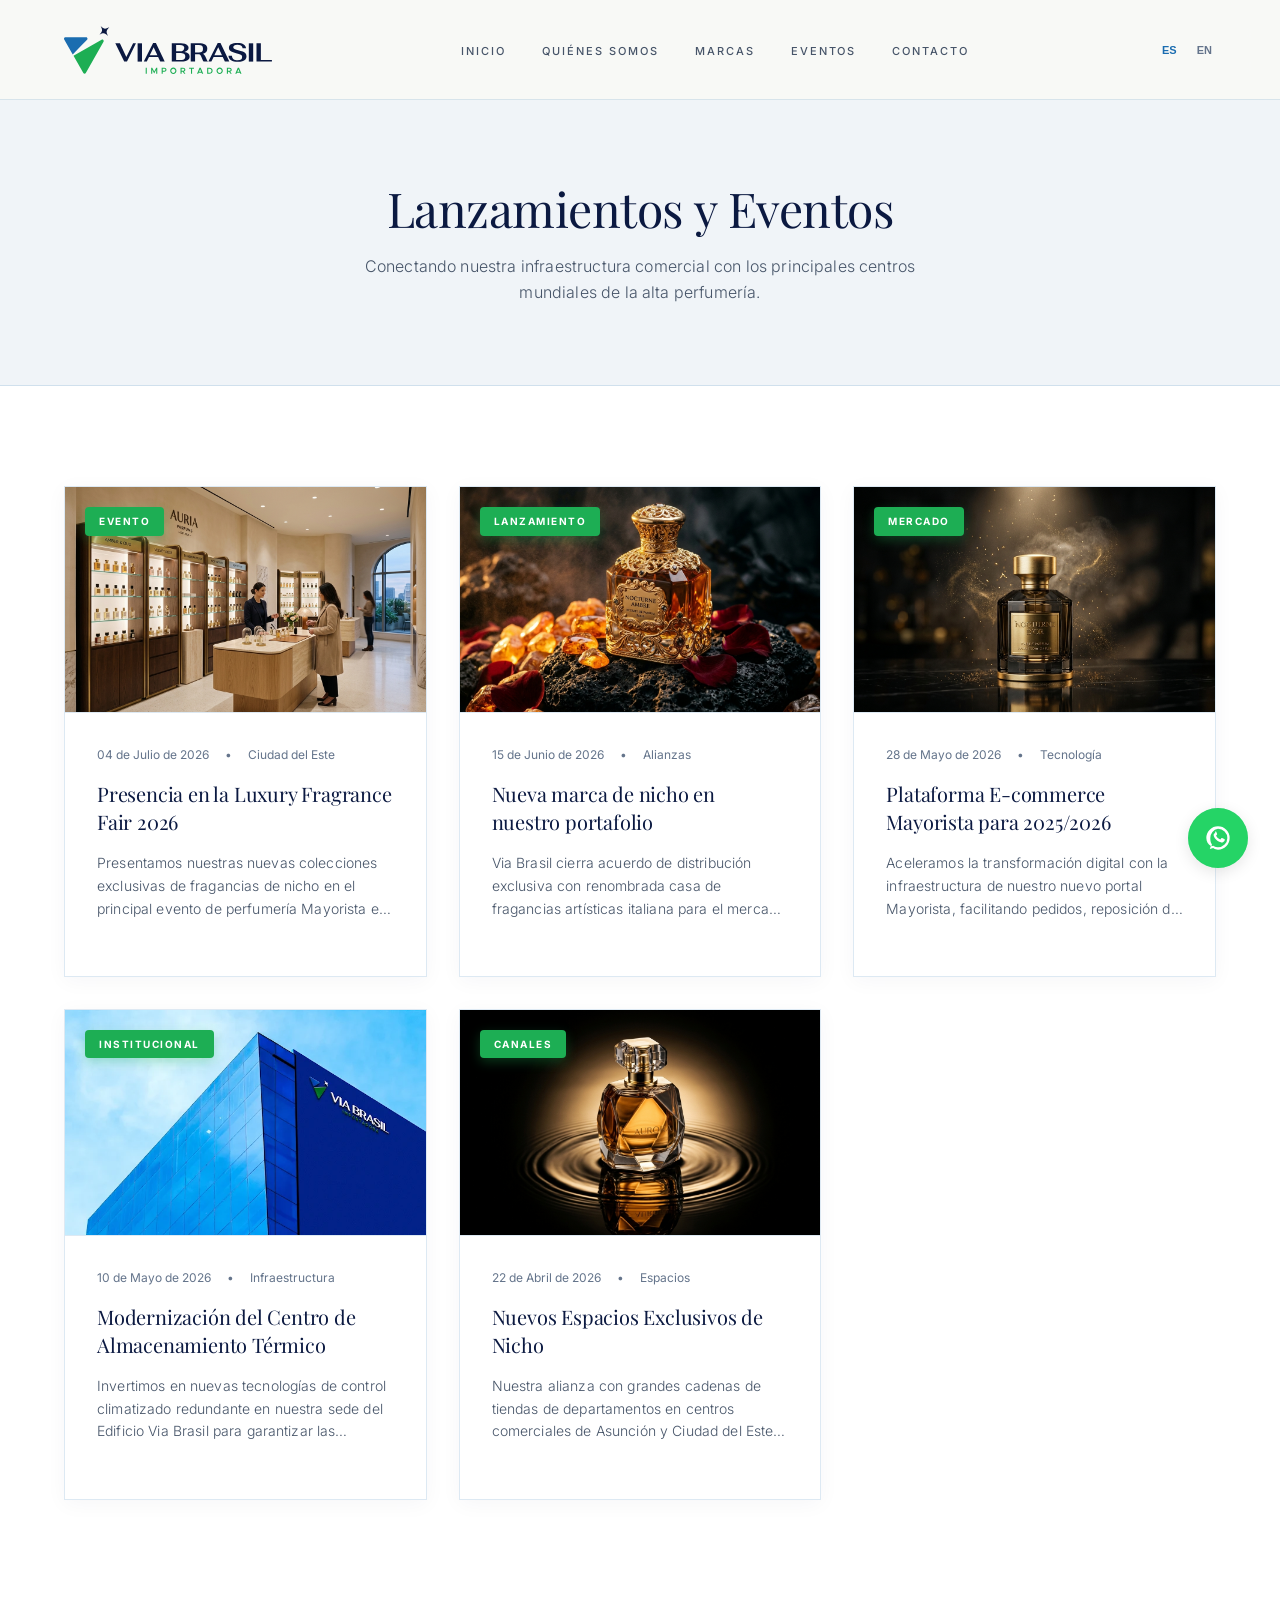
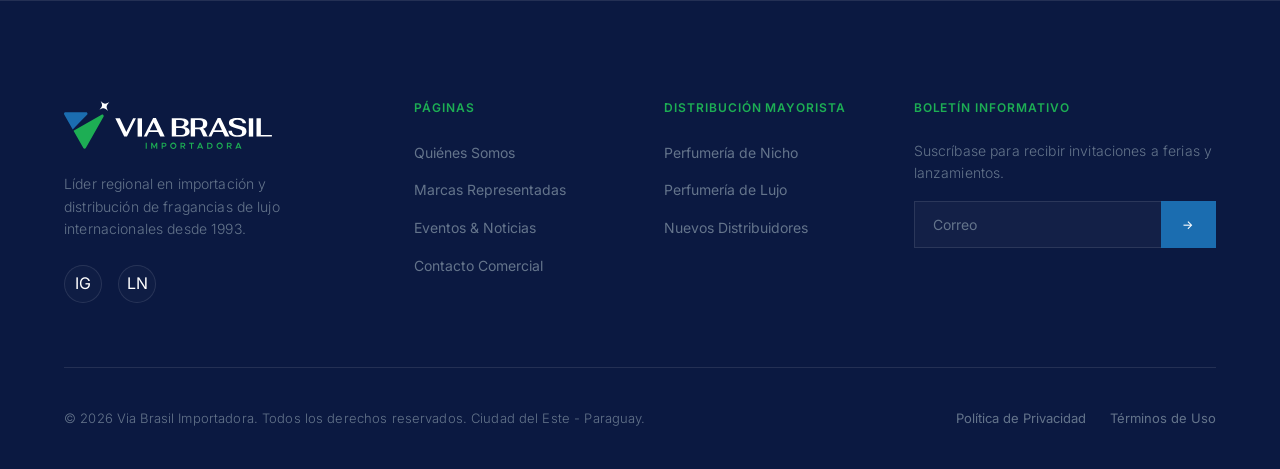
<file: es/news.html>
<!DOCTYPE html>
<html lang="es">
<head>
    <meta charset="UTF-8">
    <meta name="viewport" content="width=device-width, initial-scale=1.0">
    <title>Noticias & Eventos | Via Brasil Importadora</title>
    <meta name="description" content="Siga la participación de Via Brasil en ferias internacionales, nuevos lanzamientos de nuestro catálogo de alta perfumería y novedades corporativas Mayorista.">
    <meta name="robots" content="index, follow">

    <!-- Language Alternatives (SEO Hreflang) -->
    <link rel="alternate" hreflang="es" href="https://viabrasil.com.py/es/news.html">
    <link rel="alternate" hreflang="en" href="https://viabrasil.com.py/en/news.html">

    <!-- CSS stylesheet -->
    <link rel="icon" type="image/svg+xml" href="../Logo/favicon.svg">
    <link rel="stylesheet" href="../css/styles.css">
</head>
<body>

    <!-- Header Navigation -->
    <header class="header-nav" id="header">
        <div class="container header-container">
            <a href="index.html" class="logo-link">
                <img src="../Logo/isotipo-black.svg" alt="Via Brasil Logo" class="logo-img">
            </a>
            
            <nav>
                <ul class="nav-menu">
                    <li><a href="index.html#header" class="nav-link">Inicio</a></li>
                    <li><a href="index.html#about" class="nav-link">Quiénes Somos</a></li>
                    <li><a href="brands.html" class="nav-link">Marcas</a></li>
                    <li><a href="news.html" class="nav-link">Eventos</a></li>
                    <li><a href="contact.html" class="nav-link">Contacto</a></li>
                </ul>
            </nav>
            
            <div class="lang-selector">
                <button class="lang-btn active" data-lang="es">ES</button>
                <button class="lang-btn" data-lang="en">EN</button>
                
                <button class="mobile-toggle" aria-label="Menú">
                    <span></span>
                    <span></span>
                    <span></span>
                </button>
            </div>
        </div>
    </header>

    <!-- Page Header Banner -->
    <section class="page-header">
        <div class="container">
            <h1>Lanzamientos y Eventos</h1>
            <p>Conectando nuestra infraestructura comercial con los principales centros mundiales de la alta perfumería.</p>
        </div>
    </section>

    <!-- News List Section -->
    <section class="all-brands-section" style="background-color: var(--bg-secondary);">
        <div class="container">
            <div class="news-grid" style="grid-template-columns: repeat(3, 1fr);">
                <!-- News 1 -->
                <article class="news-card">
                    <div class="news-img-wrapper">
                        <img src="../images/distribution-b2b.jpg" alt="Eventos y Ferias Internacionales" class="news-img">
                        <span class="news-badge">Evento</span>
                    </div>
                    <div class="news-content">
                        <div class="news-meta">
                            <span>04 de Julio de 2026</span>
                            <span>&bull;</span>
                            <span>Ciudad del Este</span>
                        </div>
                        <h3 class="news-title">Presencia en la Luxury Fragrance Fair 2026</h3>
                        <p class="news-description">Presentamos nuestras nuevas colecciones exclusivas de fragancias de nicho en el principal evento de perfumería Mayorista en la región de la Triple Frontera. Nuestra participación resultó en excelentes acuerdos comerciales para el segundo semestre.</p>
                    </div>
                </article>
                
                <!-- News 2 -->
                <article class="news-card">
                    <div class="news-img-wrapper">
                        <img src="../images/niche-perfume.jpg" alt="Lanzamientos Exclusivos" class="news-img">
                        <span class="news-badge">Lanzamiento</span>
                    </div>
                    <div class="news-content">
                        <div class="news-meta">
                            <span>15 de Junio de 2026</span>
                            <span>&bull;</span>
                            <span>Alianzas</span>
                        </div>
                        <h3 class="news-title">Nueva marca de nicho en nuestro portafolio</h3>
                        <p class="news-description">Via Brasil cierra acuerdo de distribución exclusiva con renombrada casa de fragancias artísticas italiana para el mercado paraguayo. Los nuevos productos estarán disponibles para minoristas autorizados a partir del próximo mes.</p>
                    </div>
                </article>
                
                <!-- News 3 -->
                <article class="news-card">
                    <div class="news-img-wrapper">
                        <img src="../images/hero-perfume.jpg" alt="Tendencias del Mercado Mayorista" class="news-img">
                        <span class="news-badge">Mercado</span>
                    </div>
                    <div class="news-content">
                        <div class="news-meta">
                            <span>28 de Mayo de 2026</span>
                            <span>&bull;</span>
                            <span>Tecnología</span>
                        </div>
                        <h3 class="news-title">Plataforma E-commerce Mayorista para 2025/2026</h3>
                        <p class="news-description">Aceleramos la transformación digital con la infraestructura de nuestro nuevo portal Mayorista, facilitando pedidos, reposición de stock en tiempo real y seguimiento de entregas para minoristas autorizados.</p>
                    </div>
                </article>

                <!-- News 4 -->
                <article class="news-card">
                    <div class="news-img-wrapper">
                        <img src="../images/building-hq.jpg" alt="Infraestructura Via Brasil" class="news-img">
                        <span class="news-badge">Institucional</span>
                    </div>
                    <div class="news-content">
                        <div class="news-meta">
                            <span>10 de Mayo de 2026</span>
                            <span>&bull;</span>
                            <span>Infraestructura</span>
                        </div>
                        <h3 class="news-title">Modernización del Centro de Almacenamiento Térmico</h3>
                        <p class="news-description">Invertimos en nuevas tecnologías de control climatizado redundante en nuestra sede del Edificio Via Brasil para garantizar las condiciones ideales de almacenamiento que exigen las principales marcas europeas.</p>
                    </div>
                </article>

                <!-- News 5 -->
                <article class="news-card">
                    <div class="news-img-wrapper">
                        <img src="../images/luxury-perfume.jpg" alt="Espacios de Perfumería en Shoppings" class="news-img">
                        <span class="news-badge">Canales</span>
                    </div>
                    <div class="news-content">
                        <div class="news-meta">
                            <span>22 de Abril de 2026</span>
                            <span>&bull;</span>
                            <span>Espacios</span>
                        </div>
                        <h3 class="news-title">Nuevos Espacios Exclusivos de Nicho</h3>
                        <p class="news-description">Nuestra alianza con grandes cadenas de tiendas de departamentos en centros comerciales de Asunción y Ciudad del Este permite la apertura de espacios temáticos enfocados en la alta perfumería.</p>
                    </div>
                </article>
            </div>
        </div>
    </section>

    <!-- Footer -->
    <footer class="footer">
        <div class="container">
            <div class="footer-grid">
                <div class="footer-col-info">
                    <img src="../Logo/isotipo-white.svg" alt="Via Brasil" class="footer-logo">
                    <p>Líder regional en importación y distribución de fragancias de lujo internacionales desde 1993.</p>
                    <div class="social-links">
                        <a href="https://www.instagram.com/viabrasil" target="_blank" rel="noopener" class="social-btn" aria-label="Instagram">IG</a>
                        <a href="https://www.linkedin.com/company/via-brasil" target="_blank" rel="noopener" class="social-btn" aria-label="LinkedIn">LN</a>
                    </div>
                </div>
                
                <div class="footer-col">
                    <h4>Páginas</h4>
                    <ul class="footer-links">
                        <li><a href="index.html#about">Quiénes Somos</a></li>
                        <li><a href="brands.html">Marcas Representadas</a></li>
                        <li><a href="news.html">Eventos & Noticias</a></li>
                        <li><a href="contact.html">Contacto Comercial</a></li>
                    </ul>
                </div>
                
                <div class="footer-col">
                    <h4>Distribución Mayorista</h4>
                    <ul class="footer-links">
                        <li><a href="index.html#categories">Perfumería de Nicho</a></li>
                        <li><a href="index.html#categories">Perfumería de Lujo</a></li>
                        <li><a href="contact.html">Nuevos Distribuidores</a></li>
                    </ul>
                </div>
                
                <div class="footer-col-newsletter">
                    <h4>Boletín informativo</h4>
                    <p>Suscríbase para recibir invitaciones a ferias y lanzamientos.</p>
                    <form id="newsletter-form" class="footer-newsletter-form">
                        <input type="email" class="form-control" placeholder="Correo" required>
                        <button type="submit" class="btn">&rarr;</button>
                    </form>
                </div>
            </div>
            
            <div class="footer-bottom">
                <p>&copy; 2026 Via Brasil Importadora. Todos los derechos reservados. Ciudad del Este - Paraguay.</p>
                <div class="footer-bottom-links">
                    <a href="#">Política de Privacidad</a>
                    <a href="#">Términos de Uso</a>
                </div>
            </div>
        </div>
    </footer>

    <!-- WhatsApp Floating Button -->
    <a href="https://wa.me/595981000000" target="_blank" rel="noopener" class="whatsapp-float" aria-label="Contáctenos por WhatsApp">
        <svg style="width:28px;height:28px" viewBox="0 0 24 24">
            <path fill="currentColor" d="M12,2A10,10 0 0,0 2,12C2,14.89 3.54,17.42 5.86,18.82L5,21.5L7.85,20.67C9.13,21.5 10.63,22 12,22A10,10 0 0,0 22,12A10,10 0 0,0 12,2M12,4A8,8 0 0,1 20,12A8,8 0 0,1 12,20C10.74,20 9.56,19.62 8.56,19L8,18.66L6.33,19.17L6.83,17.5L6.44,16.89C5.79,15.87 5.4,14.67 5.4,12A8,8 0 0,1 12,4M9.5,8C9.28,8 9,8.08 8.81,8.22C8.56,8.44 8.25,8.81 8.25,9.5C8.25,10.63 9.06,11.75 9.19,11.91C9.31,12.06 10.75,14.34 13,15.22C15.25,16.1 15.25,15.82 15.75,15.77C16.25,15.72 17.38,15.09 17.61,14.44C17.84,13.78 17.84,13.22 17.78,13.11C17.72,13 17.56,12.91 17.31,12.78C17.06,12.66 15.84,12.06 15.62,11.97C15.39,11.89 15.22,11.84 15.06,12.09C14.89,12.34 14.44,12.89 14.31,13.06C14.19,13.22 14.06,13.25 13.81,13.13C13.56,13 12.78,12.75 11.86,11.93C11.12,11.27 10.62,10.46 10.47,10.22C10.33,9.97 10.46,9.84 10.59,9.72C10.7,9.61 10.84,9.42 11,9.28C11.11,9.14 11.16,9.03 11.23,8.89C11.31,8.75 11.27,8.63 11.22,8.5C11.17,8.38 10.75,7.31 10.56,6.88C10.37,6.44 10.19,6.5 10.06,6.5C9.93,6.5 9.78,6.5 9.63,6.5L9.5,8Z" />
        </svg>
    </a>

    <!-- JavaScript script -->
    <script src="../js/main.js"></script>
</body>
</html>
</file>
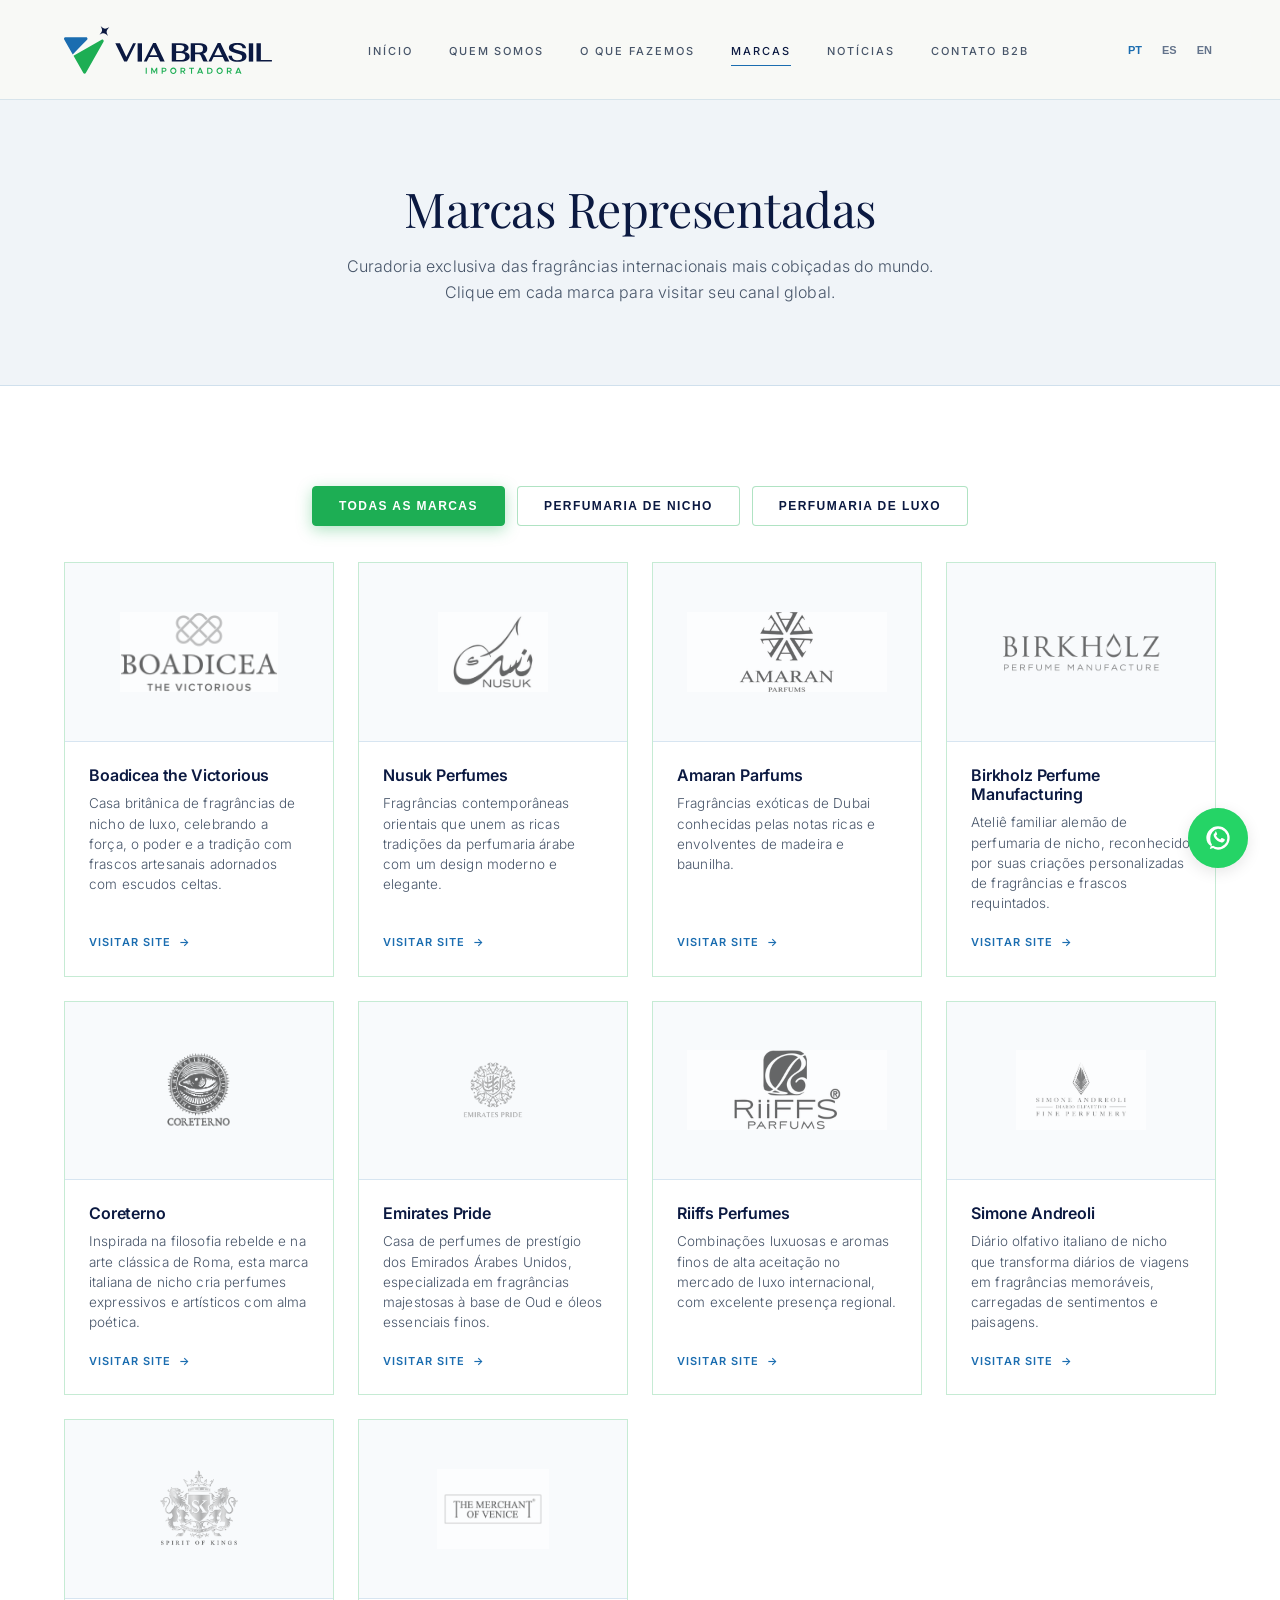
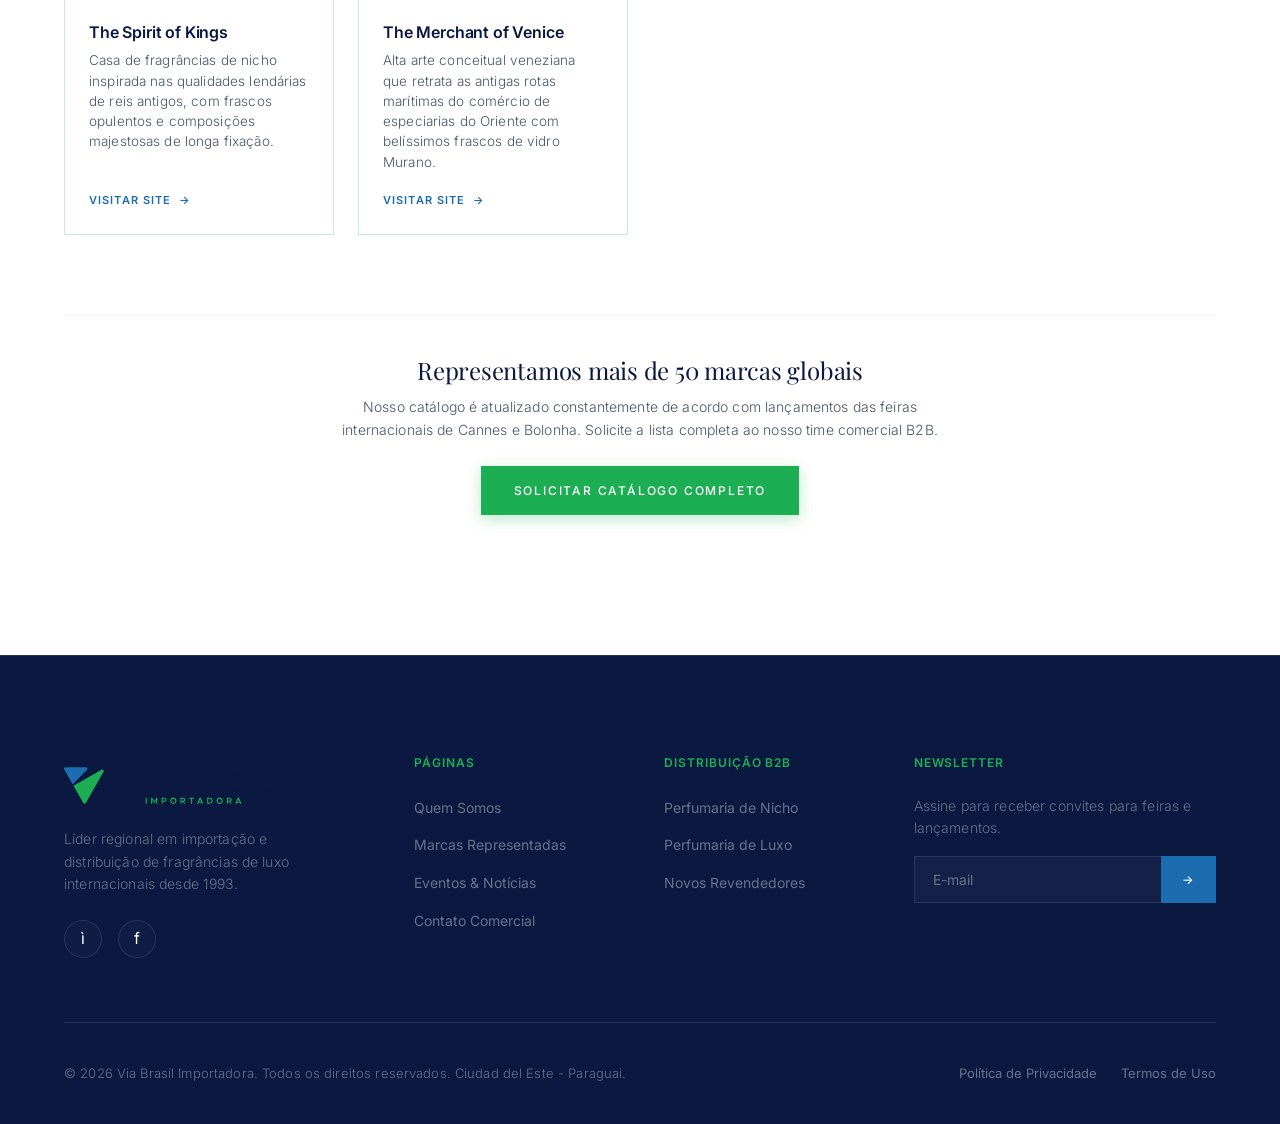
<file: pt/brands.html>
<!DOCTYPE html>
<html lang="pt">
<head>
    <meta charset="UTF-8">
    <meta name="viewport" content="width=device-width, initial-scale=1.0">
    <title>Portfólio de Marcas | Via Brasil Importadora</title>
    <meta name="description" content="Explore o portfólio completo de perfumes de nicho e marcas de luxo representadas oficialmente pela Via Brasil no Paraguai e América Latina.">
    <meta name="robots" content="index, follow">

    <!-- Language Alternatives (SEO Hreflang) -->
    <link rel="alternate" hreflang="pt" href="https://viabrasil.com.py/pt/brands.html">
    <link rel="alternate" hreflang="es" href="https://viabrasil.com.py/es/brands.html">
    <link rel="alternate" hreflang="en" href="https://viabrasil.com.py/en/brands.html">

    <!-- CSS stylesheet -->
    <link rel="stylesheet" href="../css/styles.css">
</head>
<body>

    <!-- Header Navigation -->
    <header class="header-nav" id="header">
        <div class="container header-container">
            <a href="index.html" class="logo-link">
                <img src="../Logo/isotipo-black.svg" alt="Via Brasil Logo" class="logo-img">
            </a>
            
            <nav>
                <ul class="nav-menu">
                    <li><a href="index.html#header" class="nav-link">Início</a></li>
                    <li><a href="index.html#about" class="nav-link">Quem Somos</a></li>
                    <li><a href="index.html#categories" class="nav-link">O que fazemos</a></li>
                    <li><a href="brands.html" class="nav-link active">Marcas</a></li>
                    <li><a href="news.html" class="nav-link">Notícias</a></li>
                    <li><a href="contact.html" class="nav-link">Contato B2B</a></li>
                </ul>
            </nav>
            
            <div class="lang-selector">
                <button class="lang-btn active" data-lang="pt">PT</button>
                <button class="lang-btn" data-lang="es">ES</button>
                <button class="lang-btn" data-lang="en">EN</button>
                
                <button class="mobile-toggle" aria-label="Menu">
                    <span></span>
                    <span></span>
                    <span></span>
                </button>
            </div>
        </div>
    </header>

    <!-- Page Header Banner -->
    <section class="page-header">
        <div class="container">
            <h1>Marcas Representadas</h1>
            <p>Curadoria exclusiva das fragrâncias internacionais mais cobiçadas do mundo. Clique em cada marca para visitar seu canal global.</p>
        </div>
    </section>

    <!-- Brands Portfolio Section -->
    <section class="all-brands-section">
        <div class="container">
            
            <!-- Filters -->
            <div class="brand-filters">
                <button class="filter-btn active" data-filter="all">Todas as Marcas</button>
                <button class="filter-btn" data-filter="nicho">Perfumaria de Nicho</button>
                <button class="filter-btn" data-filter="luxo">Perfumaria de Luxo</button>
            </div>

            <!-- Brands Grid -->
            <div class="full-brands-grid">
                <!-- Brand 1: Boadicea (Niche) -->
                <div class="brand-detail-card" data-category="nicho">
                    <div class="brand-detail-logo-wrapper">
                        <img src="../Marcas/Boadecia.jpg" alt="Boadicea Logo" class="brand-detail-logo">
                    </div>
                    <div class="brand-detail-info">
                        <h3 class="brand-detail-name">Boadicea the Victorious</h3>
                        <p class="brand-detail-desc">Casa britânica de fragrâncias de nicho de luxo, celebrando a força, o poder e a tradição com frascos artesanais adornados com escudos celtas.</p>
                        <a href="https://www.boadiceaperfume.com/" target="_blank" rel="noopener" class="brand-detail-link">Visitar Site <span>&rarr;</span></a>
                    </div>
                </div>

                <!-- Brand 2: Nusuk (Luxury) -->
                <div class="brand-detail-card" data-category="luxo">
                    <div class="brand-detail-logo-wrapper">
                        <img src="../Marcas/Nusuk.jpeg" alt="Nusuk Logo" class="brand-detail-logo">
                    </div>
                    <div class="brand-detail-info">
                        <h3 class="brand-detail-name">Nusuk Perfumes</h3>
                        <p class="brand-detail-desc">Fragrâncias contemporâneas orientais que unem as ricas tradições da perfumaria árabe com um design moderno e elegante.</p>
                        <a href="https://nusukperfumes.com/" target="_blank" rel="noopener" class="brand-detail-link">Visitar Site <span>&rarr;</span></a>
                    </div>
                </div>

                <!-- Brand 3: Amaran (Luxury) -->
                <div class="brand-detail-card" data-category="luxo">
                    <div class="brand-detail-logo-wrapper">
                        <img src="../Marcas/amaran.png" alt="Amaran Logo" class="brand-detail-logo">
                    </div>
                    <div class="brand-detail-info">
                        <h3 class="brand-detail-name">Amaran Parfums</h3>
                        <p class="brand-detail-desc">Fragrâncias exóticas de Dubai conhecidas pelas notas ricas e envolventes de madeira e baunilha.</p>
                        <a href="https://www.parfumo.com/Brands/Amaran" target="_blank" rel="noopener" class="brand-detail-link">Visitar Site <span>&rarr;</span></a>
                    </div>
                </div>

                <!-- Brand 4: Birkholz (Niche) -->
                <div class="brand-detail-card" data-category="nicho">
                    <div class="brand-detail-logo-wrapper">
                        <img src="../Marcas/birkholz.webp" alt="Birkholz Logo" class="brand-detail-logo">
                    </div>
                    <div class="brand-detail-info">
                        <h3 class="brand-detail-name">Birkholz Perfume Manufacturing</h3>
                        <p class="brand-detail-desc">Ateliê familiar alemão de perfumaria de nicho, reconhecido por suas criações personalizadas de fragrâncias e frascos requintados.</p>
                        <a href="https://www.birkholz-perfumes.com/" target="_blank" rel="noopener" class="brand-detail-link">Visitar Site <span>&rarr;</span></a>
                    </div>
                </div>

                <!-- Brand 5: Coreterno (Niche) -->
                <div class="brand-detail-card" data-category="nicho">
                    <div class="brand-detail-logo-wrapper">
                        <img src="../Marcas/coreterno.webp" alt="Coreterno Logo" class="brand-detail-logo">
                    </div>
                    <div class="brand-detail-info">
                        <h3 class="brand-detail-name">Coreterno</h3>
                        <p class="brand-detail-desc">Inspirada na filosofia rebelde e na arte clássica de Roma, esta marca italiana de nicho cria perfumes expressivos e artísticos com alma poética.</p>
                        <a href="https://www.coreterno.com/" target="_blank" rel="noopener" class="brand-detail-link">Visitar Site <span>&rarr;</span></a>
                    </div>
                </div>

                <!-- Brand 6: Emirates Pride (Luxury) -->
                <div class="brand-detail-card" data-category="luxo">
                    <div class="brand-detail-logo-wrapper">
                        <img src="../Marcas/emirates-pride.webp" alt="Emirates Pride Logo" class="brand-detail-logo">
                    </div>
                    <div class="brand-detail-info">
                        <h3 class="brand-detail-name">Emirates Pride</h3>
                        <p class="brand-detail-desc">Casa de perfumes de prestígio dos Emirados Árabes Unidos, especializada em fragrâncias majestosas à base de Oud e óleos essenciais finos.</p>
                        <a href="https://emiratespride.com/" target="_blank" rel="noopener" class="brand-detail-link">Visitar Site <span>&rarr;</span></a>
                    </div>
                </div>

                <!-- Brand 7: Riiffs (Luxury) -->
                <div class="brand-detail-card" data-category="luxo">
                    <div class="brand-detail-logo-wrapper">
                        <img src="../Marcas/riiffs.png" alt="Riiffs Logo" class="brand-detail-logo">
                    </div>
                    <div class="brand-detail-info">
                        <h3 class="brand-detail-name">Riiffs Perfumes</h3>
                        <p class="brand-detail-desc">Combinações luxuosas e aromas finos de alta aceitação no mercado de luxo internacional, com excelente presença regional.</p>
                        <a href="http://www.riiffsperfumes.com/" target="_blank" rel="noopener" class="brand-detail-link">Visitar Site <span>&rarr;</span></a>
                    </div>
                </div>

                <!-- Brand 8: Simone Andreoli (Niche) -->
                <div class="brand-detail-card" data-category="nicho">
                    <div class="brand-detail-logo-wrapper">
                        <img src="../Marcas/simone-andreoli.webp" alt="Simone Andreoli Logo" class="brand-detail-logo">
                    </div>
                    <div class="brand-detail-info">
                        <h3 class="brand-detail-name">Simone Andreoli</h3>
                        <p class="brand-detail-desc">Diário olfativo italiano de nicho que transforma diários de viagens em fragrâncias memoráveis, carregadas de sentimentos e paisagens.</p>
                        <a href="https://www.simoneandreoli.com/" target="_blank" rel="noopener" class="brand-detail-link">Visitar Site <span>&rarr;</span></a>
                    </div>
                </div>

                <!-- Brand 9: Spirit of Kings (Niche) -->
                <div class="brand-detail-card" data-category="nicho">
                    <div class="brand-detail-logo-wrapper">
                        <img src="../Marcas/spirit-of-king.webp" alt="Spirit of Kings Logo" class="brand-detail-logo">
                    </div>
                    <div class="brand-detail-info">
                        <h3 class="brand-detail-name">The Spirit of Kings</h3>
                        <p class="brand-detail-desc">Casa de fragrâncias de nicho inspirada nas qualidades lendárias de reis antigos, com frascos opulentos e composições majestosas de longa fixação.</p>
                        <a href="https://thespiritofkings.com/" target="_blank" rel="noopener" class="brand-detail-link">Visitar Site <span>&rarr;</span></a>
                    </div>
                </div>

                <!-- Brand 10: The Merchant of Venice (Luxury) -->
                <div class="brand-detail-card" data-category="luxo">
                    <div class="brand-detail-logo-wrapper">
                        <img src="../Marcas/the-merchant.png" alt="Merchant of Venice Logo" class="brand-detail-logo">
                    </div>
                    <div class="brand-detail-info">
                        <h3 class="brand-detail-name">The Merchant of Venice</h3>
                        <p class="brand-detail-desc">Alta arte conceitual veneziana que retrata as antigas rotas marítimas do comércio de especiarias do Oriente com belíssimos frascos de vidro Murano.</p>
                        <a href="https://www.themerchantofvenice.com/" target="_blank" rel="noopener" class="brand-detail-link">Visitar Site <span>&rarr;</span></a>
                    </div>
                </div>
            </div>
            
            <div style="text-align: center; margin-top: 80px; padding: 40px; border-top: 1px solid var(--bg-tertiary);">
                <h3 style="font-family: var(--font-headings); font-size: 24px; color: var(--color-navy); margin-bottom: 12px;">Representamos mais de 50 marcas globais</h3>
                <p style="color: var(--text-secondary); max-width: 600px; margin: 0 auto 24px auto; font-size: 14px;">Nosso catálogo é atualizado constantemente de acordo com lançamentos das feiras internacionais de Cannes e Bolonha. Solicite a lista completa ao nosso time comercial B2B.</p>
                <a href="contact.html" class="btn btn-primary">Solicitar Catálogo Completo</a>
            </div>
        </div>
    </section>

    <!-- Footer -->
    <footer class="footer">
        <div class="container">
            <div class="footer-grid">
                <div class="footer-col-info">
                    <img src="../Logo/isotipo-black.svg" alt="Via Brasil" class="footer-logo">
                    <p>Líder regional em importação e distribuição de fragrâncias de luxo internacionais desde 1993.</p>
                    <div class="social-links">
                        <a href="https://instagram.com/" target="_blank" rel="noopener" class="social-btn" aria-label="Instagram">&igrave;</a>
                        <a href="https://facebook.com/" target="_blank" rel="noopener" class="social-btn" aria-label="Facebook">f</a>
                    </div>
                </div>
                
                <div class="footer-col">
                    <h4>Páginas</h4>
                    <ul class="footer-links">
                        <li><a href="index.html#about">Quem Somos</a></li>
                        <li><a href="brands.html">Marcas Representadas</a></li>
                        <li><a href="news.html">Eventos & Notícias</a></li>
                        <li><a href="contact.html">Contato Comercial</a></li>
                    </ul>
                </div>
                
                <div class="footer-col">
                    <h4>Distribuição B2B</h4>
                    <ul class="footer-links">
                        <li><a href="index.html#categories">Perfumaria de Nicho</a></li>
                        <li><a href="index.html#categories">Perfumaria de Luxo</a></li>
                        <li><a href="contact.html">Novos Revendedores</a></li>
                    </ul>
                </div>
                
                <div class="footer-col-newsletter">
                    <h4>Newsletter</h4>
                    <p>Assine para receber convites para feiras e lançamentos.</p>
                    <form id="newsletter-form" class="footer-newsletter-form">
                        <input type="email" class="form-control" placeholder="E-mail" required>
                        <button type="submit" class="btn">&rarr;</button>
                    </form>
                </div>
            </div>
            
            <div class="footer-bottom">
                <p>&copy; 2026 Via Brasil Importadora. Todos os direitos reservados. Ciudad del Este - Paraguai.</p>
                <div class="footer-bottom-links">
                    <a href="#">Política de Privacidade</a>
                    <a href="#">Termos de Uso</a>
                </div>
            </div>
        </div>
    </footer>

    <!-- WhatsApp Floating Button -->
    <a href="https://wa.me/595981000000" target="_blank" rel="noopener" class="whatsapp-float" aria-label="Fale Conosco pelo WhatsApp">
        <svg style="width:28px;height:28px" viewBox="0 0 24 24">
            <path fill="currentColor" d="M12,2A10,10 0 0,0 2,12C2,14.89 3.54,17.42 5.86,18.82L5,21.5L7.85,20.67C9.13,21.5 10.63,22 12,22A10,10 0 0,0 22,12A10,10 0 0,0 12,2M12,4A8,8 0 0,1 20,12A8,8 0 0,1 12,20C10.74,20 9.56,19.62 8.56,19L8,18.66L6.33,19.17L6.83,17.5L6.44,16.89C5.79,15.87 5.4,14.67 5.4,12A8,8 0 0,1 12,4M9.5,8C9.28,8 9,8.08 8.81,8.22C8.56,8.44 8.25,8.81 8.25,9.5C8.25,10.63 9.06,11.75 9.19,11.91C9.31,12.06 10.75,14.34 13,15.22C15.25,16.1 15.25,15.82 15.75,15.77C16.25,15.72 17.38,15.09 17.61,14.44C17.84,13.78 17.84,13.22 17.78,13.11C17.72,13 17.56,12.91 17.31,12.78C17.06,12.66 15.84,12.06 15.62,11.97C15.39,11.89 15.22,11.84 15.06,12.09C14.89,12.34 14.44,12.89 14.31,13.06C14.19,13.22 14.06,13.25 13.81,13.13C13.56,13 12.78,12.75 11.86,11.93C11.12,11.27 10.62,10.46 10.47,10.22C10.33,9.97 10.46,9.84 10.59,9.72C10.7,9.61 10.84,9.42 11,9.28C11.11,9.14 11.16,9.03 11.23,8.89C11.31,8.75 11.27,8.63 11.22,8.5C11.17,8.38 10.75,7.31 10.56,6.88C10.37,6.44 10.19,6.5 10.06,6.5C9.93,6.5 9.78,6.5 9.63,6.5L9.5,8Z" />
        </svg>
    </a>

    <!-- JavaScript script -->
    <script src="../js/main.js"></script>
</body>
</html>
</file>
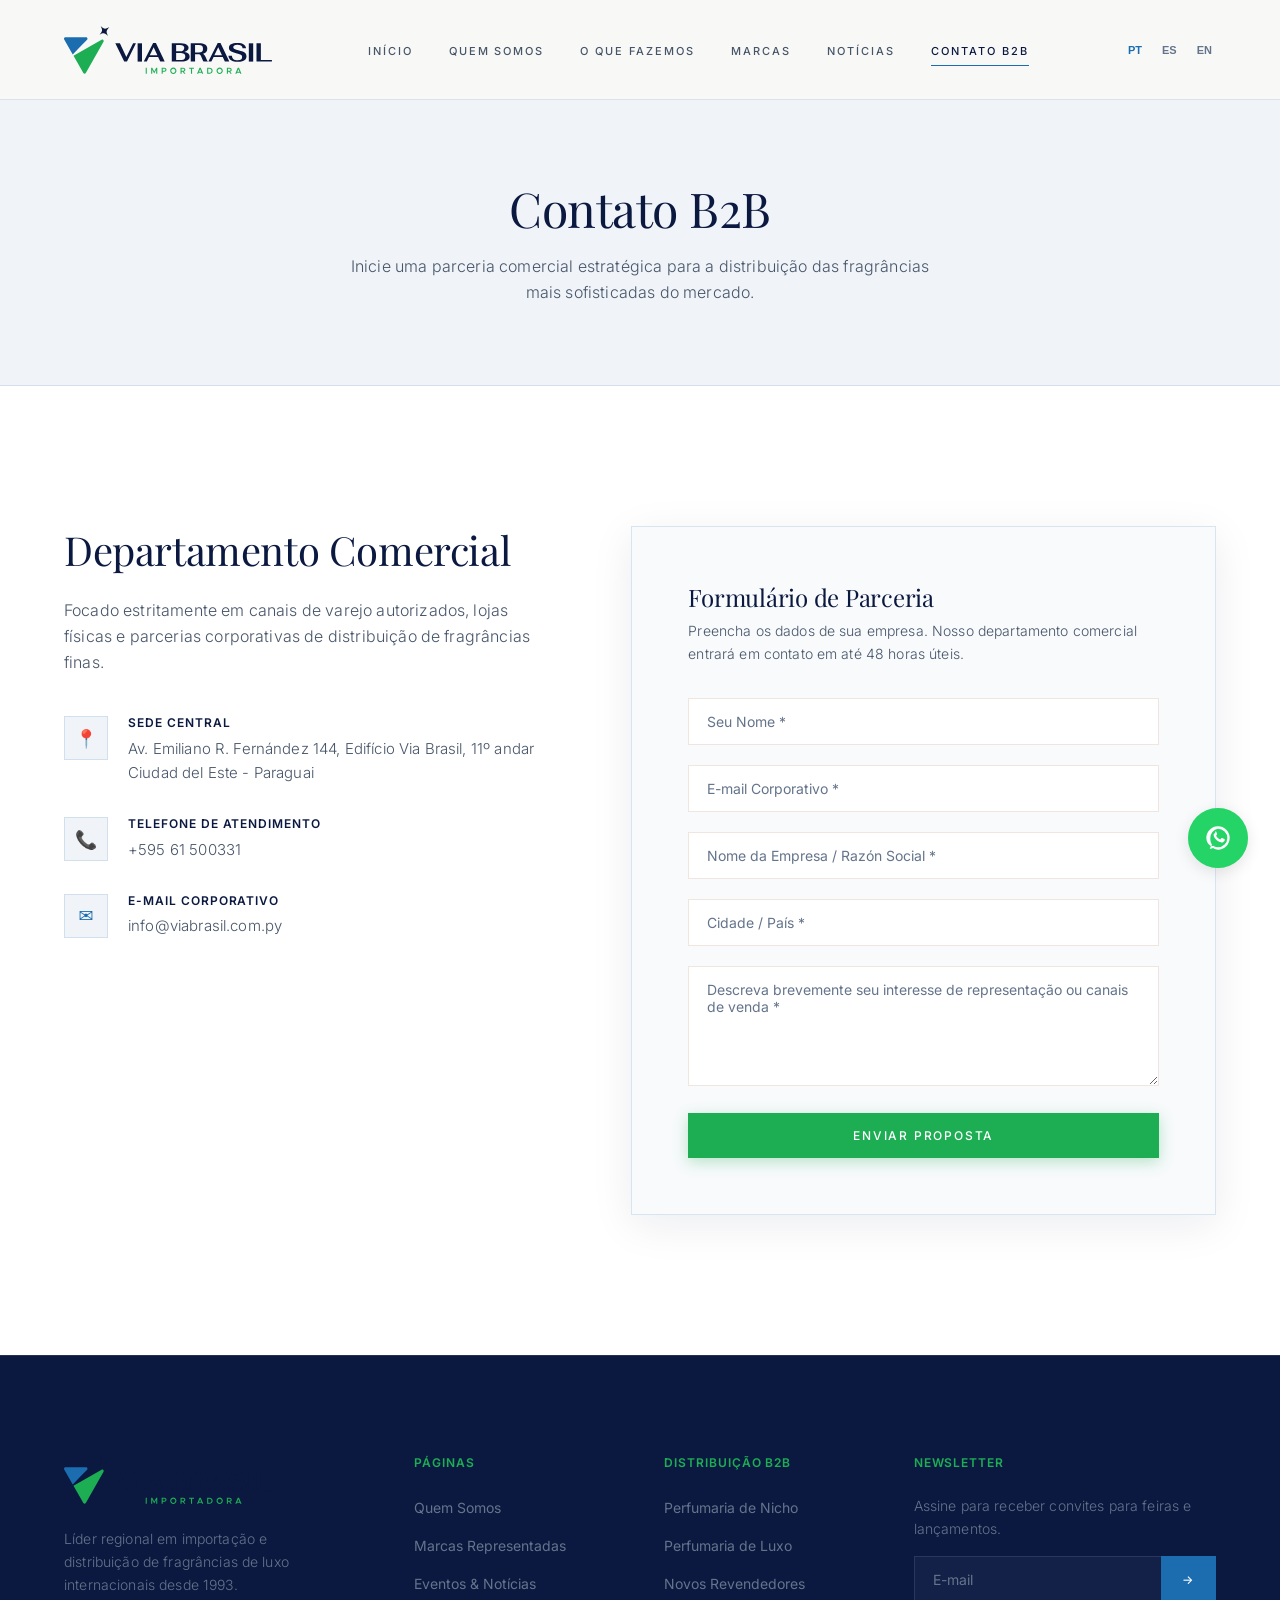
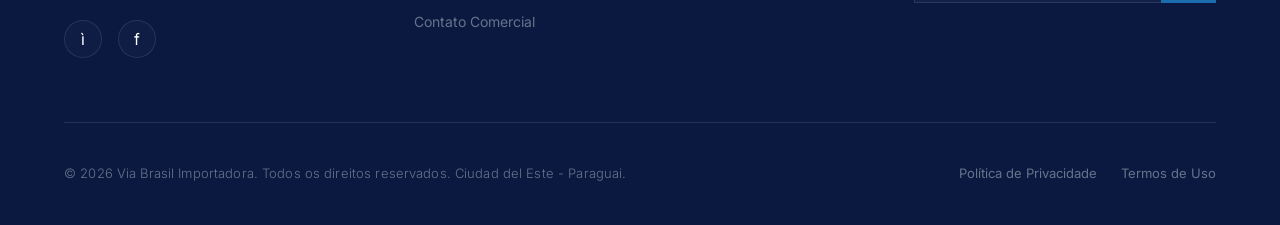
<file: pt/contact.html>
<!DOCTYPE html>
<html lang="pt">
<head>
    <meta charset="UTF-8">
    <meta name="viewport" content="width=device-width, initial-scale=1.0">
    <title>Contato Comercial | Via Brasil Importadora</title>
    <meta name="description" content="Entre em contato com o departamento comercial B2B da Via Brasil Importadora para parcerias de distribuição de perfumes de nicho e luxo no Paraguai.">
    <meta name="robots" content="index, follow">

    <!-- Language Alternatives (SEO Hreflang) -->
    <link rel="alternate" hreflang="pt" href="https://viabrasil.com.py/pt/contact.html">
    <link rel="alternate" hreflang="es" href="https://viabrasil.com.py/es/contact.html">
    <link rel="alternate" hreflang="en" href="https://viabrasil.com.py/en/contact.html">

    <!-- CSS stylesheet -->
    <link rel="stylesheet" href="../css/styles.css">
</head>
<body>

    <!-- Header Navigation -->
    <header class="header-nav" id="header">
        <div class="container header-container">
            <a href="index.html" class="logo-link">
                <img src="../Logo/isotipo-black.svg" alt="Via Brasil Logo" class="logo-img">
            </a>
            
            <nav>
                <ul class="nav-menu">
                    <li><a href="index.html#header" class="nav-link">Início</a></li>
                    <li><a href="index.html#about" class="nav-link">Quem Somos</a></li>
                    <li><a href="index.html#categories" class="nav-link">O que fazemos</a></li>
                    <li><a href="brands.html" class="nav-link">Marcas</a></li>
                    <li><a href="news.html" class="nav-link">Notícias</a></li>
                    <li><a href="contact.html" class="nav-link active">Contato B2B</a></li>
                </ul>
            </nav>
            
            <div class="lang-selector">
                <button class="lang-btn active" data-lang="pt">PT</button>
                <button class="lang-btn" data-lang="es">ES</button>
                <button class="lang-btn" data-lang="en">EN</button>
                
                <button class="mobile-toggle" aria-label="Menu">
                    <span></span>
                    <span></span>
                    <span></span>
                </button>
            </div>
        </div>
    </header>

    <!-- Page Header Banner -->
    <section class="page-header">
        <div class="container">
            <h1>Contato B2B</h1>
            <p>Inicie uma parceria comercial estratégica para a distribuição das fragrâncias mais sofisticadas do mercado.</p>
        </div>
    </section>

    <!-- Contact Details & Form Section -->
    <section class="contact-section" style="background-color: var(--bg-secondary);">
        <div class="container">
            <div class="contact-grid">
                <div class="contact-info-panel">
                    <h2>Departamento Comercial</h2>
                    <p class="contact-intro">Focado estritamente em canais de varejo autorizados, lojas físicas e parcerias corporativas de distribuição de fragrâncias finas.</p>
                    
                    <div class="contact-details">
                        <!-- Sede -->
                        <div class="detail-card">
                            <div class="detail-icon">&#128205;</div>
                            <div class="detail-content">
                                <h4>Sede Central</h4>
                                <p>Av. Emiliano R. Fernández 144, Edifício Via Brasil, 11º andar<br>Ciudad del Este - Paraguai</p>
                            </div>
                        </div>
                        
                        <!-- Telefone -->
                        <div class="detail-card">
                            <div class="detail-icon">&#128222;</div>
                            <div class="detail-content">
                                <h4>Telefone de Atendimento</h4>
                                <p>+595 61 500331</p>
                            </div>
                        </div>
                        
                        <!-- E-mail -->
                        <div class="detail-card">
                            <div class="detail-icon">&#9993;</div>
                            <div class="detail-content">
                                <h4>E-mail Corporativo</h4>
                                <p>info@viabrasil.com.py</p>
                            </div>
                        </div>
                    </div>
                </div>
                
                <div class="contact-form-panel" style="background-color: var(--bg-primary);">
                    <h3>Formulário de Parceria</h3>
                    <p>Preencha os dados de sua empresa. Nosso departamento comercial entrará em contato em até 48 horas úteis.</p>
                    <form id="b2b-contact-form">
                        <div class="form-group">
                            <input type="text" id="contact-name" class="form-control" placeholder="Seu Nome *" required>
                        </div>
                        <div class="form-group">
                            <input type="email" id="contact-email" class="form-control" placeholder="E-mail Corporativo *" required>
                        </div>
                        <div class="form-group">
                            <input type="text" id="contact-company" class="form-control" placeholder="Nome da Empresa / Razón Social *" required>
                        </div>
                        <div class="form-group">
                            <input type="text" id="contact-city" class="form-control" placeholder="Cidade / País *" required>
                        </div>
                        <div class="form-group">
                            <textarea id="contact-message" class="form-control" placeholder="Descreva brevemente seu interesse de representação ou canais de venda *" required></textarea>
                        </div>
                        <button type="submit" class="btn btn-primary" style="width: 100%;">Enviar Proposta</button>
                    </form>
                </div>
            </div>
        </div>
    </section>

    <!-- Footer -->
    <footer class="footer">
        <div class="container">
            <div class="footer-grid">
                <div class="footer-col-info">
                    <img src="../Logo/isotipo-black.svg" alt="Via Brasil" class="footer-logo">
                    <p>Líder regional em importação e distribuição de fragrâncias de luxo internacionais desde 1993.</p>
                    <div class="social-links">
                        <a href="https://instagram.com/" target="_blank" rel="noopener" class="social-btn" aria-label="Instagram">&igrave;</a>
                        <a href="https://facebook.com/" target="_blank" rel="noopener" class="social-btn" aria-label="Facebook">f</a>
                    </div>
                </div>
                
                <div class="footer-col">
                    <h4>Páginas</h4>
                    <ul class="footer-links">
                        <li><a href="index.html#about">Quem Somos</a></li>
                        <li><a href="brands.html">Marcas Representadas</a></li>
                        <li><a href="news.html">Eventos & Notícias</a></li>
                        <li><a href="contact.html">Contato Comercial</a></li>
                    </ul>
                </div>
                
                <div class="footer-col">
                    <h4>Distribuição B2B</h4>
                    <ul class="footer-links">
                        <li><a href="index.html#categories">Perfumaria de Nicho</a></li>
                        <li><a href="index.html#categories">Perfumaria de Luxo</a></li>
                        <li><a href="contact.html">Novos Revendedores</a></li>
                    </ul>
                </div>
                
                <div class="footer-col-newsletter">
                    <h4>Newsletter</h4>
                    <p>Assine para receber convites para feiras e lançamentos.</p>
                    <form id="newsletter-form" class="footer-newsletter-form">
                        <input type="email" class="form-control" placeholder="E-mail" required>
                        <button type="submit" class="btn">&rarr;</button>
                    </form>
                </div>
            </div>
            
            <div class="footer-bottom">
                <p>&copy; 2026 Via Brasil Importadora. Todos os direitos reservados. Ciudad del Este - Paraguai.</p>
                <div class="footer-bottom-links">
                    <a href="#">Política de Privacidade</a>
                    <a href="#">Termos de Uso</a>
                </div>
            </div>
        </div>
    </footer>

    <!-- WhatsApp Floating Button -->
    <a href="https://wa.me/595981000000" target="_blank" rel="noopener" class="whatsapp-float" aria-label="Fale Conosco pelo WhatsApp">
        <svg style="width:28px;height:28px" viewBox="0 0 24 24">
            <path fill="currentColor" d="M12,2A10,10 0 0,0 2,12C2,14.89 3.54,17.42 5.86,18.82L5,21.5L7.85,20.67C9.13,21.5 10.63,22 12,22A10,10 0 0,0 22,12A10,10 0 0,0 12,2M12,4A8,8 0 0,1 20,12A8,8 0 0,1 12,20C10.74,20 9.56,19.62 8.56,19L8,18.66L6.33,19.17L6.83,17.5L6.44,16.89C5.79,15.87 5.4,14.67 5.4,12A8,8 0 0,1 12,4M9.5,8C9.28,8 9,8.08 8.81,8.22C8.56,8.44 8.25,8.81 8.25,9.5C8.25,10.63 9.06,11.75 9.19,11.91C9.31,12.06 10.75,14.34 13,15.22C15.25,16.1 15.25,15.82 15.75,15.77C16.25,15.72 17.38,15.09 17.61,14.44C17.84,13.78 17.84,13.22 17.78,13.11C17.72,13 17.56,12.91 17.31,12.78C17.06,12.66 15.84,12.06 15.62,11.97C15.39,11.89 15.22,11.84 15.06,12.09C14.89,12.34 14.44,12.89 14.31,13.06C14.19,13.22 14.06,13.25 13.81,13.13C13.56,13 12.78,12.75 11.86,11.93C11.12,11.27 10.62,10.46 10.47,10.22C10.33,9.97 10.46,9.84 10.59,9.72C10.7,9.61 10.84,9.42 11,9.28C11.11,9.14 11.16,9.03 11.23,8.89C11.31,8.75 11.27,8.63 11.22,8.5C11.17,8.38 10.75,7.31 10.56,6.88C10.37,6.44 10.19,6.5 10.06,6.5C9.93,6.5 9.78,6.5 9.63,6.5L9.5,8Z" />
        </svg>
    </a>

    <!-- JavaScript script -->
    <script src="../js/main.js"></script>
</body>
</html>
</file>
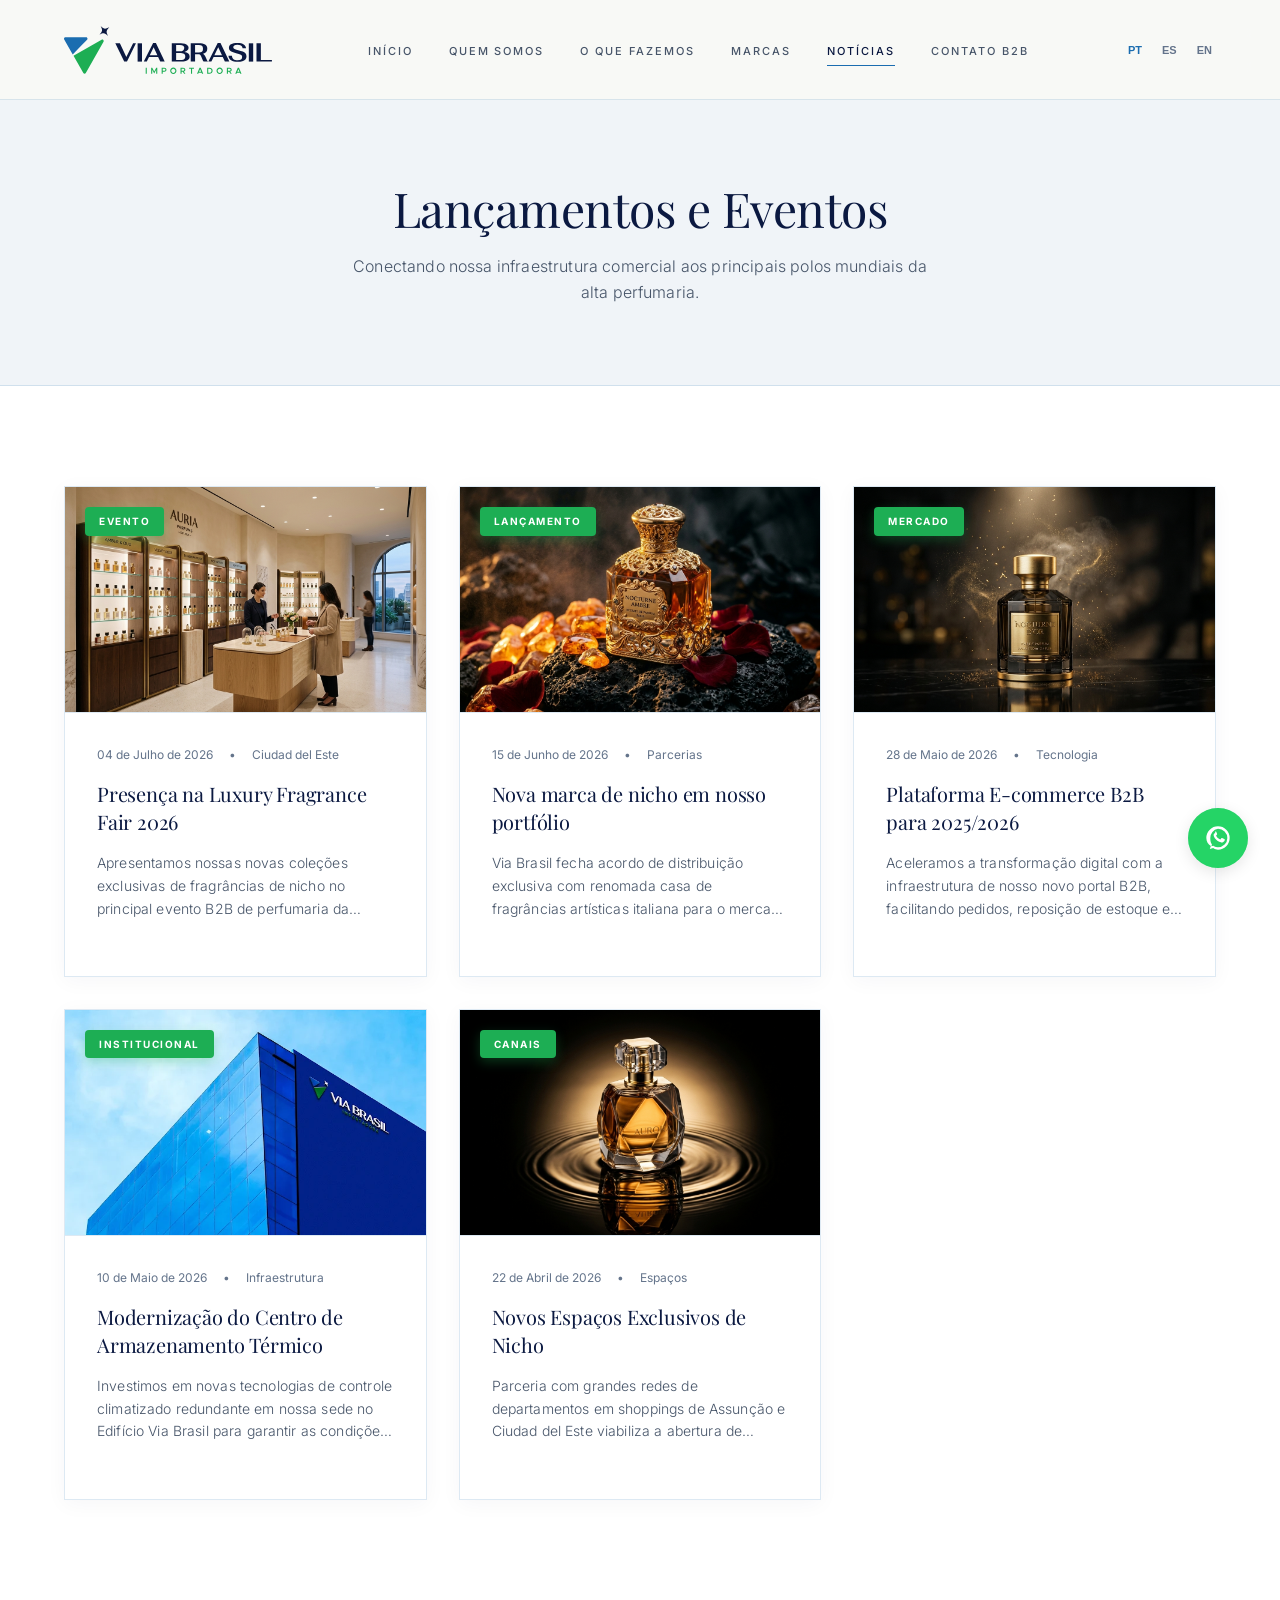
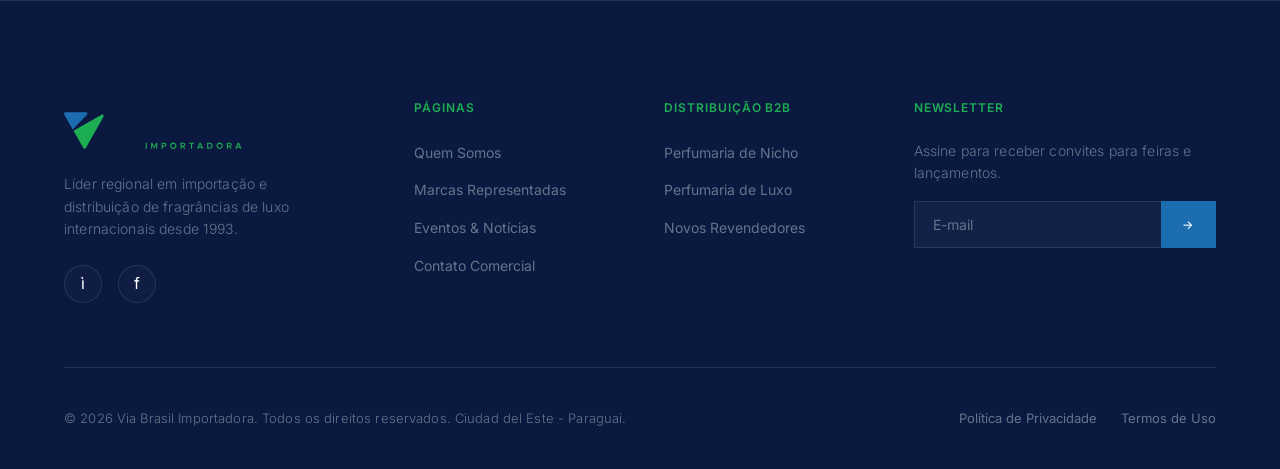
<file: pt/news.html>
<!DOCTYPE html>
<html lang="pt">
<head>
    <meta charset="UTF-8">
    <meta name="viewport" content="width=device-width, initial-scale=1.0">
    <title>Notícias & Eventos | Via Brasil Importadora</title>
    <meta name="description" content="Acompanhe a participação da Via Brasil em feiras internacionais, novos lançamentos do portfólio de alta perfumaria e novidades institucionais B2B.">
    <meta name="robots" content="index, follow">

    <!-- Language Alternatives (SEO Hreflang) -->
    <link rel="alternate" hreflang="pt" href="https://viabrasil.com.py/pt/news.html">
    <link rel="alternate" hreflang="es" href="https://viabrasil.com.py/es/news.html">
    <link rel="alternate" hreflang="en" href="https://viabrasil.com.py/en/news.html">

    <!-- CSS stylesheet -->
    <link rel="stylesheet" href="../css/styles.css">
</head>
<body>

    <!-- Header Navigation -->
    <header class="header-nav" id="header">
        <div class="container header-container">
            <a href="index.html" class="logo-link">
                <img src="../Logo/isotipo-black.svg" alt="Via Brasil Logo" class="logo-img">
            </a>
            
            <nav>
                <ul class="nav-menu">
                    <li><a href="index.html#header" class="nav-link">Início</a></li>
                    <li><a href="index.html#about" class="nav-link">Quem Somos</a></li>
                    <li><a href="index.html#categories" class="nav-link">O que fazemos</a></li>
                    <li><a href="brands.html" class="nav-link">Marcas</a></li>
                    <li><a href="news.html" class="nav-link active">Notícias</a></li>
                    <li><a href="contact.html" class="nav-link">Contato B2B</a></li>
                </ul>
            </nav>
            
            <div class="lang-selector">
                <button class="lang-btn active" data-lang="pt">PT</button>
                <button class="lang-btn" data-lang="es">ES</button>
                <button class="lang-btn" data-lang="en">EN</button>
                
                <button class="mobile-toggle" aria-label="Menu">
                    <span></span>
                    <span></span>
                    <span></span>
                </button>
            </div>
        </div>
    </header>

    <!-- Page Header Banner -->
    <section class="page-header">
        <div class="container">
            <h1>Lançamentos e Eventos</h1>
            <p>Conectando nossa infraestrutura comercial aos principais polos mundiais da alta perfumaria.</p>
        </div>
    </section>

    <!-- News List Section -->
    <section class="all-brands-section" style="background-color: var(--bg-secondary);">
        <div class="container">
            <div class="news-grid" style="grid-template-columns: repeat(3, 1fr);">
                <!-- News 1 -->
                <article class="news-card">
                    <div class="news-img-wrapper">
                        <img src="../images/distribution-b2b.jpg" alt="Eventos e Feiras Internacionais" class="news-img">
                        <span class="news-badge">Evento</span>
                    </div>
                    <div class="news-content">
                        <div class="news-meta">
                            <span>04 de Julho de 2026</span>
                            <span>&bull;</span>
                            <span>Ciudad del Este</span>
                        </div>
                        <h3 class="news-title">Presença na Luxury Fragrance Fair 2026</h3>
                        <p class="news-description">Apresentamos nossas novas coleções exclusivas de fragrâncias de nicho no principal evento B2B de perfumaria da região da Tríplice Fronteira. Nossa participação resultou em excelentes acordos de expansão comercial para o segundo semestre.</p>
                    </div>
                </article>
                
                <!-- News 2 -->
                <article class="news-card">
                    <div class="news-img-wrapper">
                        <img src="../images/niche-perfume.jpg" alt="Lançamentos Exclusivos" class="news-img">
                        <span class="news-badge">Lançamento</span>
                    </div>
                    <div class="news-content">
                        <div class="news-meta">
                            <span>15 de Junho de 2026</span>
                            <span>&bull;</span>
                            <span>Parcerias</span>
                        </div>
                        <h3 class="news-title">Nova marca de nicho em nosso portfólio</h3>
                        <p class="news-description">Via Brasil fecha acordo de distribuição exclusiva com renomada casa de fragrâncias artísticas italiana para o mercado paraguaio. Os novos produtos estarão disponíveis para lojistas autorizados a partir do próximo mês.</p>
                    </div>
                </article>
                
                <!-- News 3 -->
                <article class="news-card">
                    <div class="news-img-wrapper">
                        <img src="../images/hero-perfume.jpg" alt="Tendências do Mercado B2B" class="news-img">
                        <span class="news-badge">Mercado</span>
                    </div>
                    <div class="news-content">
                        <div class="news-meta">
                            <span>28 de Maio de 2026</span>
                            <span>&bull;</span>
                            <span>Tecnologia</span>
                        </div>
                        <h3 class="news-title">Plataforma E-commerce B2B para 2025/2026</h3>
                        <p class="news-description">Aceleramos a transformação digital com a infraestrutura de nosso novo portal B2B, facilitando pedidos, reposição de estoque em tempo real e rastreamento de entregas de lojistas autorizados regionalmente.</p>
                    </div>
                </article>

                <!-- News 4 -->
                <article class="news-card">
                    <div class="news-img-wrapper">
                        <img src="../images/building-hq.jpg" alt="Infraestrutura Via Brasil" class="news-img">
                        <span class="news-badge">Institucional</span>
                    </div>
                    <div class="news-content">
                        <div class="news-meta">
                            <span>10 de Maio de 2026</span>
                            <span>&bull;</span>
                            <span>Infraestrutura</span>
                        </div>
                        <h3 class="news-title">Modernização do Centro de Armazenamento Térmico</h3>
                        <p class="news-description">Investimos em novas tecnologias de controle climatizado redundante em nossa sede no Edifício Via Brasil para garantir as condições ideais de armazenamento exigidas pelas principais marcas europeias.</p>
                    </div>
                </article>

                <!-- News 5 -->
                <article class="news-card">
                    <div class="news-img-wrapper">
                        <img src="../images/luxury-perfume.jpg" alt="Espaços de Perfumaria em Shoppings" class="news-img">
                        <span class="news-badge">Canais</span>
                    </div>
                    <div class="news-content">
                        <div class="news-meta">
                            <span>22 de Abril de 2026</span>
                            <span>&bull;</span>
                            <span>Espaços</span>
                        </div>
                        <h3 class="news-title">Novos Espaços Exclusivos de Nicho</h3>
                        <p class="news-description">Parceria com grandes redes de departamentos em shoppings de Assunção e Ciudad del Este viabiliza a abertura de quiosques temáticos focados no segmento de alta perfumaria.</p>
                    </div>
                </article>
            </div>
        </div>
    </section>

    <!-- Footer -->
    <footer class="footer">
        <div class="container">
            <div class="footer-grid">
                <div class="footer-col-info">
                    <img src="../Logo/isotipo-black.svg" alt="Via Brasil" class="footer-logo">
                    <p>Líder regional em importação e distribuição de fragrâncias de luxo internacionais desde 1993.</p>
                    <div class="social-links">
                        <a href="https://instagram.com/" target="_blank" rel="noopener" class="social-btn" aria-label="Instagram">&igrave;</a>
                        <a href="https://facebook.com/" target="_blank" rel="noopener" class="social-btn" aria-label="Facebook">f</a>
                    </div>
                </div>
                
                <div class="footer-col">
                    <h4>Páginas</h4>
                    <ul class="footer-links">
                        <li><a href="index.html#about">Quem Somos</a></li>
                        <li><a href="brands.html">Marcas Representadas</a></li>
                        <li><a href="news.html">Eventos & Notícias</a></li>
                        <li><a href="contact.html">Contato Comercial</a></li>
                    </ul>
                </div>
                
                <div class="footer-col">
                    <h4>Distribuição B2B</h4>
                    <ul class="footer-links">
                        <li><a href="index.html#categories">Perfumaria de Nicho</a></li>
                        <li><a href="index.html#categories">Perfumaria de Luxo</a></li>
                        <li><a href="contact.html">Novos Revendedores</a></li>
                    </ul>
                </div>
                
                <div class="footer-col-newsletter">
                    <h4>Newsletter</h4>
                    <p>Assine para receber convites para feiras e lançamentos.</p>
                    <form id="newsletter-form" class="footer-newsletter-form">
                        <input type="email" class="form-control" placeholder="E-mail" required>
                        <button type="submit" class="btn">&rarr;</button>
                    </form>
                </div>
            </div>
            
            <div class="footer-bottom">
                <p>&copy; 2026 Via Brasil Importadora. Todos os direitos reservados. Ciudad del Este - Paraguai.</p>
                <div class="footer-bottom-links">
                    <a href="#">Política de Privacidade</a>
                    <a href="#">Termos de Uso</a>
                </div>
            </div>
        </div>
    </footer>

    <!-- WhatsApp Floating Button -->
    <a href="https://wa.me/595981000000" target="_blank" rel="noopener" class="whatsapp-float" aria-label="Fale Conosco pelo WhatsApp">
        <svg style="width:28px;height:28px" viewBox="0 0 24 24">
            <path fill="currentColor" d="M12,2A10,10 0 0,0 2,12C2,14.89 3.54,17.42 5.86,18.82L5,21.5L7.85,20.67C9.13,21.5 10.63,22 12,22A10,10 0 0,0 22,12A10,10 0 0,0 12,2M12,4A8,8 0 0,1 20,12A8,8 0 0,1 12,20C10.74,20 9.56,19.62 8.56,19L8,18.66L6.33,19.17L6.83,17.5L6.44,16.89C5.79,15.87 5.4,14.67 5.4,12A8,8 0 0,1 12,4M9.5,8C9.28,8 9,8.08 8.81,8.22C8.56,8.44 8.25,8.81 8.25,9.5C8.25,10.63 9.06,11.75 9.19,11.91C9.31,12.06 10.75,14.34 13,15.22C15.25,16.1 15.25,15.82 15.75,15.77C16.25,15.72 17.38,15.09 17.61,14.44C17.84,13.78 17.84,13.22 17.78,13.11C17.72,13 17.56,12.91 17.31,12.78C17.06,12.66 15.84,12.06 15.62,11.97C15.39,11.89 15.22,11.84 15.06,12.09C14.89,12.34 14.44,12.89 14.31,13.06C14.19,13.22 14.06,13.25 13.81,13.13C13.56,13 12.78,12.75 11.86,11.93C11.12,11.27 10.62,10.46 10.47,10.22C10.33,9.97 10.46,9.84 10.59,9.72C10.7,9.61 10.84,9.42 11,9.28C11.11,9.14 11.16,9.03 11.23,8.89C11.31,8.75 11.27,8.63 11.22,8.5C11.17,8.38 10.75,7.31 10.56,6.88C10.37,6.44 10.19,6.5 10.06,6.5C9.93,6.5 9.78,6.5 9.63,6.5L9.5,8Z" />
        </svg>
    </a>

    <!-- JavaScript script -->
    <script src="../js/main.js"></script>
</body>
</html>
</file>
<file: css/styles.css>
@import url('https://fonts.googleapis.com/css2?family=Inter:wght@300;400;500;600;700&family=Playfair+Display:ital,wght@0,400;0,500;0,600;0,700;1,400&display=swap');

/* ==========================================================================
   DESIGN TOKENS & CSS VARIABLES (LUNÉVA LUXURY EDITORIAL LIGHT THEME)
   ========================================================================== */
:root {
    /* Official Via Brasil Brand Colors */
    --color-navy: #0B1941;        /* Dark Blue / Principal */
    --color-blue: #1B6DB0;        /* Royal Blue / Accent */
    --color-green: #1DAE54;       /* Vibrant Green / Detail */
    --color-green-dark: #13833E;  /* Dark Green */
    --color-green-light: #E8F7EE; /* Soft Green Tint */
    
    /* Legacy Mappings to New Palette */
    --color-charcoal: #0B1941;
    --color-gold: #1B6DB0;
    --color-gold-dark: #0B1941;
    --color-gold-light: #5BA2DC;
    --color-ivory: #F8FAFC;
    --color-cream: #F0F4F8;
    
    /* Backgrounds */
    --bg-primary: #F8FAFC;
    --bg-secondary: #FFFFFF;
    --bg-tertiary: #F0F4F8;
    --bg-dark: #0B1941;
    --border-light: rgba(27, 109, 176, 0.15);
    --border-dark: rgba(255, 255, 255, 0.1);

    /* Text Colors */
    --text-primary: #0B1941;
    --text-secondary: #475569;
    --text-muted: #64748B;
    --text-white: #FFFFFF;
    
    /* Fonts */
    --font-headings: 'Playfair Display', Georgia, serif;
    --font-body: 'Inter', system-ui, -apple-system, sans-serif;

    /* Transitions & Shadows */
    --transition-smooth: all 0.4s cubic-bezier(0.16, 1, 0.3, 1);
    --shadow-light: 0 4px 20px rgba(11, 25, 65, 0.04);
    --shadow-medium: 0 10px 40px rgba(11, 25, 65, 0.08);
    --shadow-dark: 0 15px 50px rgba(11, 25, 65, 0.18);
    
    /* Layout */
    --header-height: 100px;
    --header-height-scrolled: 75px;
    --container-width: 1200px;
}

/* ==========================================================================
   BASE & RESET STYLES
   ========================================================================== */
* {
    box-sizing: border-box;
    margin: 0;
    padding: 0;
}

html {
    scroll-behavior: smooth;
    -webkit-text-size-adjust: 100%;
    background-color: var(--bg-primary);
}

body {
    font-family: var(--font-body);
    font-size: 16px;
    line-height: 1.62;
    color: var(--text-primary);
    background-color: var(--bg-primary);
    overflow-x: hidden;
}

/* Scrollbar Customization */
::-webkit-scrollbar {
    width: 6px;
}
::-webkit-scrollbar-track {
    background: var(--bg-primary);
}
::-webkit-scrollbar-thumb {
    background: var(--color-gold);
    border-radius: 3px;
}
::-webkit-scrollbar-thumb:hover {
    background: var(--color-gold-dark);
}

/* Typography */
h1, h2, h3, h4, h5, h6 {
    font-family: var(--font-headings);
    font-weight: 400;
    line-height: 1.2;
    letter-spacing: -0.01em;
}

p {
    font-weight: 300;
    letter-spacing: 0.01em;
}

a {
    color: inherit;
    text-decoration: none;
    transition: var(--transition-smooth);
}

img {
    max-width: 100%;
    height: auto;
    display: block;
}

.container {
    width: 100%;
    max-width: var(--container-width);
    margin: 0 auto;
    padding: 0 24px;
}

/* ==========================================================================
   BUTTONS & LINKS
   ========================================================================== */
.btn {
    display: inline-flex;
    align-items: center;
    justify-content: center;
    padding: 14px 32px;
    font-family: var(--font-body);
    font-size: 12px;
    font-weight: 500;
    letter-spacing: 0.15em;
    text-transform: uppercase;
    border-radius: 0;
    transition: var(--transition-smooth);
    cursor: pointer;
    border: 1px solid transparent;
}

.btn-primary {
    background-color: var(--color-green);
    color: var(--text-white);
    border-color: var(--color-green);
}
.btn-primary:hover {
    background-color: var(--color-green-dark);
    border-color: var(--color-green-dark);
    color: var(--text-white);
}
.btn-primary:hover {
    background-color: var(--color-blue);
    color: var(--text-white);
}

.btn-secondary {
    background-color: var(--color-green) !important;
    color: #FFFFFF !important;
    border: 1px solid var(--color-green) !important;
    box-shadow: 0 4px 15px rgba(29, 174, 84, 0.3);
}
.btn-secondary:hover {
    background-color: var(--color-green-dark) !important;
    border-color: var(--color-green-dark) !important;
    color: #FFFFFF !important;
    transform: translateY(-2px);
}
.btn-secondary:hover {
    background-color: var(--color-green);
    color: var(--text-white);
    border-color: var(--color-green);
}
.btn-secondary:hover {
    background-color: var(--color-charcoal);
    color: var(--text-white);
}

.btn-outline-white {
    background-color: transparent;
    color: var(--text-white);
    border-color: rgba(255, 255, 255, 0.4);
}
.btn-outline-white:hover {
    background-color: var(--text-white);
    color: var(--color-charcoal);
    border-color: var(--text-white);
}

.link-gold {
    color: var(--color-blue);
    font-family: var(--font-headings);
    font-style: italic;
    font-size: 18px;
    display: inline-flex;
    align-items: center;
    gap: 8px;
}
.link-gold:hover {
    color: var(--text-primary);
    padding-left: 5px;
}

/* ==========================================================================
   DECORATIVE PARALLAX FLOATING ELEMENTS
   ========================================================================== */
.parallax-floating-item {
    display: none !important;
}

/* ==========================================================================
   HEADER & SECTIONS SYSTEM
   ========================================================================== */
.stacking-wrapper {
    background-color: var(--bg-primary);
}

.stack-slide {
    position: relative;
    width: 100%;
    display: flex;
    align-items: center;
    overflow: hidden;
    background-color: var(--bg-primary);
}

#hero-section {
    position: relative;
    width: 100%;
    height: 80vh;
    min-height: 520px;
    margin-top: var(--header-height);
    overflow: hidden;
    z-index: 10;
}

/* The final container scrolls naturally over the sticky slides */
.scrollable-content {
    position: relative;
    z-index: 10;
    background-color: var(--bg-primary);
    box-shadow: 0 -20px 40px rgba(0, 0, 0, 0.05);
}

/* ==========================================================================
   HEADER & NAVIGATION (LIGHT EDITORIAL BLUR)
   ========================================================================== */
.header-nav {
    position: fixed;
    top: 0;
    left: 0;
    width: 100%;
    height: var(--header-height);
    background-color: rgba(250, 249, 246, 0.85);
    backdrop-filter: blur(20px);
    -webkit-backdrop-filter: blur(20px);
    z-index: 1000;
    transition: var(--transition-smooth);
    border-bottom: 1px solid var(--border-light);
}

.header-nav.scrolled {
    height: var(--header-height-scrolled);
    background-color: rgba(250, 249, 246, 0.95);
    box-shadow: var(--shadow-light);
}

.header-container {
    display: flex;
    justify-content: space-between;
    align-items: center;
    height: 100%;
}

.logo-link {
    display: flex;
    align-items: center;
}

.logo-img {
    height: 48px;
    width: auto;
    transition: var(--transition-smooth);
}

.header-nav.scrolled .logo-img {
    height: 40px;
}

/* Nav Menu */
.nav-menu {
    display: flex;
    align-items: center;
    gap: 36px;
    list-style: none;
}

.nav-link {
    font-size: 11px;
    font-weight: 500;
    letter-spacing: 0.18em;
    text-transform: uppercase;
    color: var(--text-secondary);
    position: relative;
    padding: 8px 0;
}

.nav-link::after {
    content: '';
    position: absolute;
    bottom: 0;
    left: 0;
    width: 0;
    height: 1px;
    background-color: var(--color-blue);
    transition: var(--transition-smooth);
}

.nav-link:hover::after,
.nav-link.active::after {
    width: 100%;
}

.nav-link:hover,
.nav-link.active {
    color: var(--text-primary);
}

/* Language Switcher */
.lang-selector {
    display: flex;
    align-items: center;
    gap: 12px;
}

.lang-btn {
    font-size: 11px;
    font-weight: 600;
    color: var(--text-muted);
    background: none;
    border: none;
    cursor: pointer;
    transition: var(--transition-smooth);
    padding: 4px;
}

.lang-btn.active, .lang-btn:hover {
    color: var(--color-blue);
}

.mobile-toggle {
    display: none;
    background: none;
    border: none;
    cursor: pointer;
}

.mobile-toggle span {
    display: block;
    width: 24px;
    height: 1px;
    background-color: var(--text-primary);
    margin-bottom: 6px;
    transition: var(--transition-smooth);
}

.mobile-toggle span:last-child {
    margin-bottom: 0;
}

/* ==========================================================================
   SPLINE 3D HERO WRAPPER
   ========================================================================== */
.hero {
    display: flex;
    align-items: center;
    justify-content: center;
    position: relative;
    background-color: var(--bg-tertiary);
    height: 85vh;
    min-height: 550px;
    width: 100%;
    overflow: hidden;
    margin-top: var(--header-height);
}

.hero-text-slide {
    display: flex;
    align-items: center;
    justify-content: center;
    position: relative;
    background-color: var(--bg-primary);
    padding: 80px 0;
}

.hero-text-content {
    max-width: 800px;
    text-align: center;
    margin: 0 auto;
    padding: 0 30px;
}

.hero-label {
    font-size: 11px;
    font-weight: 600;
    letter-spacing: 0.3em;
    text-transform: uppercase;
    color: var(--color-blue);
    margin-bottom: 24px;
    display: inline-block;
    border-left: 1px solid var(--color-blue);
    padding-left: 14px;
}

.hero-title {
    font-size: 64px;
    line-height: 1.15;
    margin-bottom: 28px;
    color: var(--color-charcoal);
}

.hero-description {
    font-size: 17px;
    line-height: 1.75;
    color: var(--text-secondary);
    margin-bottom: 40px;
}

.hero-buttons {
    display: flex;
    gap: 16px;
    justify-content: center;
}

#hero-canvas {
    width: 100%;
    height: 100%;
    object-fit: cover;
    display: block;
    z-index: 2;
}

.hero-static-fallback {
    position: absolute;
    width: 100%;
    height: 100%;
    z-index: 1;
    display: flex;
    align-items: center;
    justify-content: center;
}

.hero-fallback-img {
    width: 100%;
    height: 100%;
    object-fit: cover;
}

/* Scroll Down Indicator */
.scroll-indicator {
    display: none !important;
}
    animation: floatPulse 2s infinite ease-in-out;
    pointer-events: none;
}

.scroll-text {
    font-weight: 600;
}

.scroll-arrow {
    display: flex;
    align-items: center;
    justify-content: center;
}

.scroll-wheel {
    animation: scrollWheelAnim 1.6s infinite ease-in-out;
}

@keyframes scrollWheelAnim {
    0% {
        transform: translateY(0);
        opacity: 1;
    }
    50% {
        transform: translateY(6px);
        opacity: 0.2;
    }
    100% {
        transform: translateY(0);
        opacity: 1;
    }
}

@keyframes floatPulse {
    0%, 100% { transform: translate(-50%, 0); opacity: 0.7; }
    50% { transform: translate(-50%, -6px); opacity: 1; }
}

/* ==========================================================================
   ABOUT / STORY SECTION
   ========================================================================== */
.about {
    background-color: var(--bg-secondary);
    padding: 140px 0;
}

.about-grid {
    display: grid;
    grid-template-columns: 1fr 1fr;
    gap: 80px;
    align-items: center;
}

.section-label {
    display: inline-block;
    font-size: 11px;
    font-weight: 700;
    letter-spacing: 0.25em;
    text-transform: uppercase;
    color: var(--color-green);
    margin-bottom: 12px;
}

.section-title {
    font-size: 40px;
    color: var(--color-charcoal);
    margin-bottom: 32px;
}

.about-text p {
    margin-bottom: 24px;
    color: var(--text-secondary);
    font-size: 15px;
}

.about-text p strong {
    font-weight: 500;
    color: var(--text-primary);
}

.about-features {
    display: grid;
    grid-template-columns: 1fr 1fr;
    gap: 32px;
    margin-top: 40px;
    border-top: 1px solid var(--border-light);
    padding-top: 32px;
}

.feature-item h4 {
    font-family: var(--font-body);
    font-size: 12px;
    font-weight: 600;
    color: var(--color-blue);
    margin-bottom: 8px;
    text-transform: uppercase;
    letter-spacing: 0.08em;
}

.feature-item p {
    font-size: 13.5px;
    color: var(--text-secondary);
}

.about-image-wrapper {
    position: relative;
}

.about-img {
    box-shadow: var(--shadow-medium);
    border: 1px solid var(--border-light);
}

.about-badge {
    position: absolute;
    bottom: -30px;
    left: -30px;
    background-color: var(--color-cream);
    color: var(--text-primary);
    padding: 24px;
    box-shadow: var(--shadow-light);
    border: 1px solid var(--border-light);
    border-left: 3px solid var(--color-green);
}

.badge-years {
    font-family: var(--font-headings);
    font-size: 40px;
    line-height: 1;
    color: var(--color-blue);
    display: block;
    margin-bottom: 4px;
}

.badge-text {
    font-size: 10px;
    font-weight: 600;
    letter-spacing: 0.1em;
    text-transform: uppercase;
    color: var(--text-secondary);
}

/* ==========================================================================
   PORTFOLIO / CATEGORIES SECTION
   ========================================================================== */
.categories {
    background-color: var(--bg-tertiary);
}

.categories-header {
    display: flex;
    justify-content: space-between;
    align-items: flex-end;
    margin-bottom: 64px;
}

.categories-header .section-title {
    margin-bottom: 0;
    max-width: 500px;
}

.categories-grid {
    display: grid;
    grid-template-columns: 1fr 1fr;
    gap: 40px;
}

.category-card {
    position: relative;
    background-color: var(--bg-secondary);
    overflow: hidden;
    border: 1px solid var(--border-light);
    aspect-ratio: 4 / 3;
    display: flex;
    flex-direction: column;
    justify-content: flex-end;
    padding: 48px;
    cursor: pointer;
    box-shadow: var(--shadow-medium);
}

.category-card-bg {
    position: absolute;
    top: 0;
    left: 0;
    width: 100%;
    height: 100%;
    object-fit: cover;
    z-index: 1;
    opacity: 0.75;
    transition: var(--transition-smooth);
}

.category-card-overlay {
    position: absolute;
    top: 0;
    left: 0;
    width: 100%;
    height: 100%;
    background: linear-gradient(to top, rgba(250, 249, 246, 0.98) 0%, rgba(250, 249, 246, 0.3) 60%, rgba(250, 249, 246, 0) 100%);
    z-index: 2;
    transition: var(--transition-smooth);
}

.category-card-content {
    position: relative;
    z-index: 3;
    color: var(--text-primary);
}

.category-card:hover .category-card-bg {
    transform: scale(1.05);
    opacity: 0.9;
}

.category-card:hover .category-card-overlay {
    background: linear-gradient(to top, rgba(250, 249, 246, 0.98) 0%, rgba(250, 249, 246, 0.4) 70%, rgba(250, 249, 246, 0) 100%);
}

.category-label {
    font-size: 10px;
    font-weight: 600;
    letter-spacing: 0.2em;
    text-transform: uppercase;
    color: var(--color-blue);
    margin-bottom: 12px;
    display: block;
}

.category-title {
    font-size: 32px;
    margin-bottom: 16px;
    color: var(--color-charcoal);
}

.category-description {
    font-size: 14px;
    font-weight: 300;
    color: var(--text-secondary);
    opacity: 0;
    transform: translateY(20px);
    transition: var(--transition-smooth);
    max-height: 0;
    overflow: hidden;
}

.category-card:hover .category-description {
    opacity: 0.9;
    transform: translateY(0);
    max-height: 100px;
    margin-bottom: 24px;
}

.category-btn {
    font-size: 11px;
    font-weight: 600;
    text-transform: uppercase;
    letter-spacing: 0.1em;
    color: var(--color-blue);
    display: inline-flex;
    align-items: center;
    gap: 8px;
}

.category-btn span {
    transition: var(--transition-smooth);
}

.category-card:hover .category-btn span {
    transform: translateX(6px);
}

/* ==========================================================================
   B2B BRAND GRID SHOWCASE
   ========================================================================== */
.brands {
    padding: 140px 0;
    background-color: var(--bg-secondary);
}

.brands-header {
    text-align: center;
    max-width: 600px;
    margin: 0 auto 64px auto;
}

.brands-header .section-title {
    margin-bottom: 16px;
}

.brands-header p {
    color: var(--text-secondary);
}

.brands-grid {
    display: grid;
    grid-template-columns: repeat(5, 1fr);
    gap: 24px;
    margin-bottom: 56px;
}

.brand-card {
    background-color: var(--bg-primary);
    aspect-ratio: 3 / 2;
    display: flex;
    align-items: center;
    justify-content: center;
    padding: 24px;
    border: 1px solid var(--border-light);
    transition: var(--transition-smooth);
    cursor: pointer;
}

.brand-card:hover {
    background-color: #FFFFFF;
    box-shadow: var(--shadow-medium);
    transform: translateY(-5px);
    border-color: var(--color-blue);
}

.brand-logo {
    max-width: 80%;
    max-height: 60%;
    object-fit: contain;
    filter: grayscale(1) opacity(0.6);
    transition: var(--transition-smooth);
}

.brand-card:hover .brand-logo {
    filter: none opacity(1);
}

.brands-footer {
    text-align: center;
}

/* ==========================================================================
   PRODUCT SHOWCASE (LUXURY SCROLL / CAROUSEL B2B)
   ========================================================================== */
.product-showcase {
    padding: 140px 0;
    background-color: var(--bg-tertiary);
    border-top: 1px solid var(--border-light);
    border-bottom: 1px solid var(--border-light);
}

.product-showcase-header {
    display: flex;
    justify-content: space-between;
    align-items: flex-end;
    margin-bottom: 64px;
}

.product-showcase-header .section-title {
    margin-bottom: 0;
}

.product-showcase-grid {
    display: grid;
    grid-template-columns: repeat(3, 1fr);
    gap: 32px;
}

.product-showcase-card {
    background-color: var(--bg-secondary);
    border: 1px solid var(--border-light);
    box-shadow: var(--shadow-light);
    display: flex;
    flex-direction: column;
    transition: var(--transition-smooth);
}

.product-showcase-card:hover {
    transform: translateY(-8px);
    box-shadow: var(--shadow-medium);
    border-color: var(--color-blue);
}

.product-showcase-image-wrapper {
    position: relative;
    aspect-ratio: 4 / 3;
    overflow: hidden;
    background-color: #FAF9F6;
    border-bottom: 1px solid var(--border-light);
}

.product-showcase-img {
    width: 100%;
    height: 100%;
    object-fit: cover;
    transition: var(--transition-smooth);
}

.product-showcase-card:hover .product-showcase-img {
    transform: scale(1.04);
}

.product-showcase-info {
    padding: 32px;
    display: flex;
    flex-direction: column;
    flex-grow: 1;
}

.product-showcase-brand {
    font-size: 10px;
    font-weight: 600;
    letter-spacing: 0.25em;
    text-transform: uppercase;
    color: var(--color-blue);
    margin-bottom: 12px;
}

.product-showcase-name {
    font-family: var(--font-headings);
    font-size: 24px;
    color: var(--color-charcoal);
    margin-bottom: 16px;
    line-height: 1.3;
}

.product-showcase-desc {
    font-size: 13.5px;
    color: var(--text-secondary);
    margin-bottom: 24px;
    line-height: 1.6;
    flex-grow: 1;
}

.product-showcase-notes {
    display: flex;
    flex-wrap: wrap;
    gap: 8px;
    margin-top: auto;
}

.product-showcase-tag {
    font-size: 10px;
    font-weight: 500;
    letter-spacing: 0.05em;
    text-transform: uppercase;
    padding: 4px 10px;
    background-color: var(--bg-tertiary);
    border: 1px solid var(--border-light);
    color: var(--text-secondary);
}

/* ==========================================================================
   B2B & INFO PRE-REGISTRATION (LIGHT EDITORIAL CARD)
   ========================================================================== */
.b2b-cta {
    padding: 120px 0;
    background-color: var(--bg-secondary);
    position: relative;
    overflow: hidden;
}

.b2b-container {
    display: grid;
    grid-template-columns: 1.2fr 0.8fr;
    gap: 80px;
    align-items: center;
}

.b2b-content h2 {
    font-size: 38px;
    margin-bottom: 24px;
    color: var(--color-charcoal);
}

.b2b-content p {
    font-size: 16px;
    color: var(--text-secondary);
    margin-bottom: 32px;
    max-width: 600px;
}

.pre-reg-form {
    background-color: var(--bg-primary);
    padding: 40px;
    border: 1px solid var(--border-light);
    box-shadow: var(--shadow-medium);
}

.pre-reg-form h3 {
    font-size: 22px;
    margin-bottom: 8px;
    color: var(--color-charcoal);
}

.pre-reg-form p {
    font-size: 13px;
    color: var(--text-secondary);
    margin-bottom: 24px;
}

.form-group {
    margin-bottom: 20px;
}

.form-control {
    width: 100%;
    padding: 14px 18px;
    background-color: #FFFFFF;
    border: 1px solid rgba(183, 132, 96, 0.2);
    color: var(--text-primary);
    font-family: var(--font-body);
    font-size: 14px;
    transition: var(--transition-smooth);
    border-radius: 0;
}

.form-control:focus {
    outline: none;
    border-color: var(--color-blue);
}

.form-control::placeholder {
    color: var(--text-muted);
}

textarea.form-control {
    min-height: 120px;
    resize: vertical;
}

.pre-reg-form .btn {
    width: 100%;
}

/* ==========================================================================
   EVENTS & NEWS SECTION (B2B TRADE SHOWS & EXHIBITIONS)
   ========================================================================== */
.news {
    padding: 140px 0;
    background-color: var(--bg-primary);
}

.news-header {
    display: flex;
    justify-content: space-between;
    align-items: flex-end;
    margin-bottom: 64px;
}

.news-header .section-title {
    margin-bottom: 0;
}

.news-grid {
    display: grid;
    grid-template-columns: repeat(3, 1fr);
    gap: 32px;
}

.news-card {
    background-color: var(--bg-secondary);
    border: 1px solid var(--border-light);
    box-shadow: var(--shadow-light);
    display: flex;
    flex-direction: column;
    transition: var(--transition-smooth);
}

.news-card:hover {
    transform: translateY(-8px);
    border-color: var(--color-blue);
    box-shadow: var(--shadow-medium);
}

.news-img-wrapper {
    position: relative;
    aspect-ratio: 16 / 10;
    overflow: hidden;
    border-bottom: 1px solid var(--border-light);
}

.news-img {
    width: 100%;
    height: 100%;
    object-fit: cover;
    transition: var(--transition-smooth);
}

.news-card:hover .news-img {
    transform: scale(1.05);
}

.news-badge {
    position: absolute;
    top: 20px;
    left: 20px;
    background-color: var(--color-green);
    color: var(--text-white);
    padding: 6px 14px;
    font-size: 10px;
    font-weight: 700;
    letter-spacing: 0.15em;
    text-transform: uppercase;
    border-radius: 4px;
    box-shadow: 0 4px 12px rgba(29, 174, 84, 0.3);
}

.news-content {
    padding: 32px;
    display: flex;
    flex-direction: column;
    flex-grow: 1;
}

.news-meta {
    display: flex;
    gap: 16px;
    font-size: 12px;
    color: var(--text-muted);
    margin-bottom: 16px;
}

.news-title {
    font-size: 20px;
    color: var(--color-charcoal);
    margin-bottom: 16px;
    line-height: 1.4;
    flex-grow: 1;
}

.news-description {
    font-size: 14px;
    color: var(--text-secondary);
    margin-bottom: 24px;
    display: -webkit-box;
    -webkit-line-clamp: 3;
    -webkit-box-orient: vertical;
    overflow: hidden;
}

.news-link {
    font-size: 11px;
    font-weight: 600;
    text-transform: uppercase;
    letter-spacing: 0.1em;
    color: var(--color-charcoal);
    display: inline-flex;
    align-items: center;
    gap: 8px;
    align-self: flex-start;
}

.news-link span {
    transition: var(--transition-smooth);
}

.news-card:hover .news-link span {
    transform: translateX(4px);
}

/* ==========================================================================
   CONTACT SECTION
   ========================================================================== */
.contact-section {
    padding: 140px 0;
    background-color: var(--bg-secondary);
}

.contact-grid {
    display: grid;
    grid-template-columns: 1fr 1.2fr;
    gap: 80px;
}

.contact-info-panel h2 {
    font-size: 40px;
    color: var(--color-charcoal);
    margin-bottom: 24px;
}

.contact-intro {
    color: var(--text-secondary);
    margin-bottom: 40px;
    font-size: 16px;
}

.contact-details {
    display: flex;
    flex-direction: column;
    gap: 32px;
}

.detail-card {
    display: flex;
    gap: 20px;
    align-items: flex-start;
}

.detail-icon {
    width: 44px;
    height: 44px;
    background-color: var(--bg-tertiary);
    border: 1px solid var(--border-light);
    display: flex;
    align-items: center;
    justify-content: center;
    color: var(--color-blue);
    flex-shrink: 0;
    font-size: 18px;
}

.detail-content h4 {
    font-family: var(--font-body);
    font-size: 12px;
    font-weight: 600;
    text-transform: uppercase;
    letter-spacing: 0.08em;
    color: var(--color-charcoal);
    margin-bottom: 6px;
}

.detail-content p {
    font-size: 15px;
    color: var(--text-secondary);
}

.contact-form-panel {
    background-color: var(--bg-primary);
    padding: 56px;
    border: 1px solid var(--border-light);
    box-shadow: var(--shadow-medium);
}

.contact-form-panel h3 {
    font-size: 24px;
    color: var(--color-charcoal);
    margin-bottom: 8px;
}

.contact-form-panel p {
    font-size: 14px;
    color: var(--text-secondary);
    margin-bottom: 32px;
}

/* ==========================================================================
   FOOTER (RICH BLACK PREMIUM FOOTER)
   ========================================================================== */
.footer {
    background-color: var(--bg-dark);
    color: var(--text-white);
    padding: 100px 0 40px 0;
    border-top: 1px solid var(--border-dark);
}

.footer-grid {
    display: grid;
    grid-template-columns: 1.2fr 0.8fr 0.8fr 1.2fr;
    gap: 48px;
    margin-bottom: 64px;
}

.footer-col-info .footer-logo {
    height: 48px;
    width: auto;
    margin-bottom: 24px;
    filter: none !important;
}

.footer-col-info p {
    font-size: 14px;
    color: var(--text-muted);
    margin-bottom: 24px;
    max-width: 280px;
}

.social-links {
    display: flex;
    gap: 16px;
}

.social-btn {
    width: 38px;
    height: 38px;
    border-radius: 50%;
    background-color: rgba(255, 255, 255, 0.02);
    display: flex;
    align-items: center;
    justify-content: center;
    color: var(--text-white);
    transition: var(--transition-smooth);
    border: 1px solid var(--border-dark);
}

.social-btn:hover {
    background-color: var(--color-blue);
    color: var(--text-white);
    transform: translateY(-3px);
    border-color: var(--color-blue);
}

.footer-col h4 {
    font-family: var(--font-body);
    font-size: 12px;
    font-weight: 700;
    text-transform: uppercase;
    letter-spacing: 0.15em;
    color: var(--color-green) !important;
    margin-bottom: 24px;
}

.footer-links {
    list-style: none;
    display: flex;
    flex-direction: column;
    gap: 12px;
}

.footer-links a {
    font-size: 14px;
    color: var(--text-muted);
}

.footer-links a:hover {
    color: var(--color-blue);
    padding-left: 4px;
}

.footer-col-newsletter h4 {
    font-family: var(--font-body);
    font-size: 12px;
    font-weight: 700;
    text-transform: uppercase;
    letter-spacing: 0.15em;
    color: var(--color-green) !important;
    margin-bottom: 24px;
}

.footer-col-newsletter p {
    font-size: 14px;
    color: var(--text-muted);
    margin-bottom: 16px;
}

.footer-newsletter-form {
    display: flex;
}

.footer-newsletter-form .form-control {
    border-right: none;
    background-color: rgba(255, 255, 255, 0.03);
    border-color: var(--border-dark);
    color: var(--text-white);
}

.footer-newsletter-form .btn {
    padding: 0 20px;
    background-color: var(--color-blue);
    color: var(--text-white);
}

.footer-newsletter-form .btn:hover {
    background-color: var(--text-white);
    color: var(--color-charcoal);
}

.footer-bottom {
    border-top: 1px solid var(--border-dark);
    padding-top: 40px;
    display: flex;
    justify-content: space-between;
    align-items: center;
    font-size: 13px;
    color: var(--text-muted);
}

.footer-bottom-links {
    display: flex;
    gap: 24px;
}

.footer-bottom-links a:hover {
    color: var(--color-blue);
}

/* ==========================================================================
   WHATSAPP FLOATING BUTTON
   ========================================================================== */
.whatsapp-float {
    position: fixed;
    bottom: 32px;
    right: 32px;
    width: 60px;
    height: 60px;
    background-color: #25D366;
    color: #FFFFFF;
    border-radius: 50%;
    display: flex;
    align-items: center;
    justify-content: center;
    font-size: 30px;
    box-shadow: 0 4px 15px rgba(0, 0, 0, 0.1);
    z-index: 999;
    transition: var(--transition-smooth);
}

.whatsapp-float:hover {
    transform: scale(1.08) rotate(10deg);
    background-color: #20BA5A;
}

.whatsapp-float::before {
    content: '';
    position: absolute;
    width: 100%;
    height: 100%;
    border-radius: 50%;
    background-color: #25D366;
    opacity: 0.3;
    z-index: -1;
    animation: pulse 2s infinite;
}

@keyframes pulse {
    0% { transform: scale(1); opacity: 0.3; }
    100% { transform: scale(1.4); opacity: 0; }
}

/* ==========================================================================
   MODAL / DIALOGS SYSTEM
   ========================================================================== */
dialog.custom-modal {
    border: 1px solid var(--border-light);
    width: 90%;
    max-width: 650px;
    margin: auto;
    padding: 0;
    box-shadow: var(--shadow-dark);
    background-color: var(--bg-secondary);
    color: var(--text-primary);
    overflow: hidden;
}

dialog.custom-modal::backdrop {
    background-color: rgba(26, 26, 26, 0.6);
    backdrop-filter: blur(12px);
}

.modal-header {
    background-color: var(--bg-primary);
    color: var(--text-primary);
    padding: 24px 32px;
    display: flex;
    justify-content: space-between;
    align-items: center;
    border-bottom: 1px solid var(--border-light);
}

.modal-header h3 {
    font-size: 22px;
    color: var(--color-charcoal);
}

.modal-close {
    background: none;
    border: none;
    color: var(--text-primary);
    font-size: 24px;
    cursor: pointer;
    opacity: 0.7;
    transition: var(--transition-smooth);
}

.modal-close:hover {
    opacity: 1;
    color: var(--color-blue);
}

.modal-body {
    padding: 32px;
}

.modal-body p {
    color: var(--text-secondary);
    margin-bottom: 24px;
}

.modal-brands-list {
    display: grid;
    grid-template-columns: repeat(3, 1fr);
    gap: 16px;
    list-style: none;
    margin-top: 16px;
}

.modal-brands-list li {
    background-color: var(--bg-primary);
    padding: 10px 16px;
    font-size: 13px;
    text-align: center;
    border: 1px solid var(--border-light);
    font-weight: 500;
}

/* ==========================================================================
   PAGE-SPECIFIC INTERFACES (BRANDS / NEWS / PAGE HEADER)
   ========================================================================== */
.page-header {
    padding: 180px 0 80px 0;
    background-color: var(--bg-tertiary);
    color: var(--text-primary);
    text-align: center;
    position: relative;
    border-bottom: 1px solid var(--border-light);
}

.page-header h1 {
    font-size: 48px;
    margin-bottom: 16px;
    color: var(--color-charcoal);
}

.page-header p {
    font-size: 16px;
    color: var(--text-secondary);
    max-width: 600px;
    margin: 0 auto;
}

.all-brands-section {
    padding: 100px 0;
    background-color: var(--bg-secondary);
}

/* Filter controls */
.brand-filters {
    display: flex;
    justify-content: center;
    gap: 12px;
    margin-bottom: 48px;
    flex-wrap: wrap;
}

.filter-btn {
    padding: 11px 26px;
    font-size: 11px;
    font-weight: 600;
    text-transform: uppercase;
    letter-spacing: 0.12em;
    background-color: #FFFFFF;
    border: 1.5px solid rgba(29, 174, 84, 0.35);
    color: var(--color-navy);
    cursor: pointer;
    border-radius: 4px;
    transition: var(--transition-smooth);
}

.filter-btn:hover {
    background-color: rgba(29, 174, 84, 0.08);
    border-color: var(--color-green);
    color: var(--color-green);
}
.filter-btn.active {
    background-color: var(--color-green) !important;
    color: #FFFFFF !important;
    border-color: var(--color-green) !important;
    box-shadow: 0 4px 15px rgba(29, 174, 84, 0.35);
}

.full-brands-grid {
    display: grid;
    grid-template-columns: repeat(4, 1fr);
    gap: 24px;
}

.brand-detail-card {
    display: flex;
    flex-direction: column;
    border: 1px solid var(--border-light);
    background-color: var(--bg-secondary);
    transition: var(--transition-smooth);
}

.brand-detail-card:hover {
    box-shadow: var(--shadow-medium);
    border-color: var(--color-blue);
    transform: translateY(-5px);
}

.brand-detail-logo-wrapper {
    aspect-ratio: 3 / 2;
    display: flex;
    align-items: center;
    justify-content: center;
    padding: 24px;
    border-bottom: 1px solid var(--border-light);
    background-color: var(--bg-primary);
}

.brand-detail-logo {
    max-height: 80px;
    max-width: 100%;
    object-fit: contain;
    filter: grayscale(1) opacity(0.6);
    transition: var(--transition-smooth);
}

.brand-detail-card:hover .brand-detail-logo {
    filter: none opacity(1);
}

.brand-detail-info {
    padding: 24px;
    display: flex;
    flex-direction: column;
    flex-grow: 1;
}

.brand-detail-name {
    font-family: var(--font-body);
    font-size: 16px;
    font-weight: 600;
    color: var(--color-charcoal);
    margin-bottom: 8px;
}

.brand-detail-desc {
    font-size: 13.5px;
    color: var(--text-secondary);
    margin-bottom: 20px;
    flex-grow: 1;
    line-height: 1.5;
}

.brand-detail-link {
    font-size: 11px;
    font-weight: 600;
    text-transform: uppercase;
    letter-spacing: 0.1em;
    color: var(--color-blue);
    display: inline-flex;
    align-items: center;
    gap: 8px;
}

.brand-detail-link:hover {
    color: var(--text-primary);
}

/* ==========================================================================
   RESPONSIVENESS (MOBILE-FIRST BREAKPOINTS)
   ========================================================================== */
@media (max-width: 1024px) {
    .stack-slide {
        height: auto;
        position: relative;
        padding: 100px 0;
    }
    
    .hero {
        height: auto;
        padding: 140px 0 80px 0;
    }
    
    .hero-grid {
        grid-template-columns: 1fr;
        gap: 56px;
    }
    
    .hero-media-container {
        height: 400px;
    }
    
    .about-grid, .contact-grid, .b2b-container {
        grid-template-columns: 1fr;
        gap: 56px;
    }
    
    .about-image-wrapper {
        order: -1;
        max-width: 500px;
        margin: 0 auto;
    }
    
    .about-badge {
        bottom: -20px;
        left: 20px;
        padding: 20px;
    }
    
    .brands-grid {
        grid-template-columns: repeat(3, 1fr);
    }
    
    .news-grid, .full-brands-grid, .product-showcase-grid {
        grid-template-columns: repeat(2, 1fr);
    }
    
    .footer-grid {
        grid-template-columns: 1fr 1fr;
        gap: 40px;
    }
}

@media (max-width: 768px) {
    :root {
    /* Official Via Brasil Brand Colors */
    --color-navy: #0B1941;        /* Dark Blue / Principal */
    --color-blue: #1B6DB0;        /* Royal Blue / Accent */
    --color-green: #1DAE54;       /* Vibrant Green / Detail */
    --color-green-dark: #13833E;  /* Dark Green */
    --color-green-light: #E8F7EE; /* Soft Green Tint */
    
    /* Legacy Mappings to New Palette */
    --color-charcoal: #0B1941;
    --color-gold: #1B6DB0;
    --color-gold-dark: #0B1941;
    --color-gold-light: #5BA2DC;
    --color-ivory: #F8FAFC;
    --color-cream: #F0F4F8;
    
    /* Backgrounds */
    --bg-primary: #F8FAFC;
    --bg-secondary: #FFFFFF;
    --bg-tertiary: #F0F4F8;
    --bg-dark: #0B1941;
    --border-light: rgba(27, 109, 176, 0.15);
    --border-dark: rgba(255, 255, 255, 0.1);

    /* Text Colors */
    --text-primary: #0B1941;
    --text-secondary: #475569;
    --text-muted: #64748B;
    --text-white: #FFFFFF;
    
    /* Fonts */
    --font-headings: 'Playfair Display', Georgia, serif;
    --font-body: 'Inter', system-ui, -apple-system, sans-serif;

    /* Transitions & Shadows */
    --transition-smooth: all 0.4s cubic-bezier(0.16, 1, 0.3, 1);
    --shadow-light: 0 4px 20px rgba(11, 25, 65, 0.04);
    --shadow-medium: 0 10px 40px rgba(11, 25, 65, 0.08);
    --shadow-dark: 0 15px 50px rgba(11, 25, 65, 0.18);
    
    /* Layout */
    --header-height: 100px;
    --header-height-scrolled: 75px;
    --container-width: 1200px;
}
    
    .hero-title {
        font-size: 38px;
    }
    
    .section-title {
        font-size: 30px;
    }
    
    .mobile-toggle {
        display: block;
    }
    
    .nav-menu {
        position: fixed;
        top: var(--header-height);
        left: -100%;
        width: 100%;
        height: calc(100vh - var(--header-height));
        background-color: var(--bg-primary);
        flex-direction: column;
        align-items: center;
        justify-content: center;
        gap: 32px;
        transition: var(--transition-smooth);
        box-shadow: var(--shadow-light);
        z-index: 999;
    }
    
    .nav-menu.active {
        left: 0;
    }
    
    .categories-grid, .categories-header, .product-showcase-header {
        grid-template-columns: 1fr;
        flex-direction: column;
        align-items: flex-start;
        gap: 24px;
    }
    
    .category-card {
        padding: 32px;
    }
    
    .category-title {
        font-size: 26px;
    }
    
    .brands-grid {
        grid-template-columns: repeat(2, 1fr);
        gap: 16px;
    }
    
    .contact-form-panel {
        padding: 32px;
    }
}

@media (max-width: 480px) {
    .hero-title {
        font-size: 32px;
    }
    
    .hero-description {
        font-size: 15px;
    }
    
    .hero-buttons {
        flex-direction: column;
        gap: 12px;
    }
    
    .btn {
        width: 100%;
    }
    
    .news-grid, .full-brands-grid, .product-showcase-grid {
        grid-template-columns: 1fr;
    }
    
    .footer-grid {
        grid-template-columns: 1fr;
    }
    
    .footer-bottom {
        flex-direction: column;
        gap: 16px;
        text-align: center;
    }
    
    .footer-bottom-links {
        flex-direction: column;
        gap: 12px;
    }
    
    .about-badge {
        position: static;
        margin-top: 20px;
        width: 100%;
    }
}

/* ==========================================================================
   INTERACTIVE PREMIUM FEATURES
   ========================================================================== */

/* 1. Stats Section */
.stats-section {
    background-color: var(--bg-secondary);
    padding: 100px 0;
    border-bottom: 1px solid var(--border-light);
}

.stats-grid {
    display: grid;
    grid-template-columns: repeat(4, 1fr);
    gap: 30px;
    text-align: center;
}

.stat-card {
    padding: 40px 30px;
    background: #FFFFFF;
    border: 1.5px solid rgba(29, 174, 84, 0.3);
    border-radius: 6px;
    transition: var(--transition-smooth);
    box-shadow: 0 4px 20px rgba(11, 25, 65, 0.04);
}

.stat-card:hover {
    transform: translateY(-5px);
    border-color: var(--color-green);
    box-shadow: 0 10px 30px rgba(29, 174, 84, 0.15);
}

.stat-number {
    font-family: var(--font-headings);
    font-size: 54px;
    font-weight: 700;
    color: var(--color-green);
    margin-bottom: 12px;
    line-height: 1;
}

.stat-title {
    font-size: 12px;
    font-weight: 600;
    letter-spacing: 0.15em;
    text-transform: uppercase;
    color: var(--text-primary);
    margin-bottom: 8px;
}

.stat-description {
    font-size: 13px;
    color: var(--text-secondary);
    line-height: 1.5;
}

/* 2. Infinite Logo Marquee */
.marquee-container {
    width: 100%;
    overflow: hidden;
    background: #FFFFFF;
    padding: 50px 0;
    border-top: 1px solid var(--border-light);
    border-bottom: 1px solid var(--border-light);
    position: relative;
}

.marquee-content {
    display: flex;
    width: max-content;
    animation: marqueeScroll 40s linear infinite;
}

.marquee-content:hover {
    animation-play-state: paused;
}

.marquee-item {
    padding: 0 45px;
    display: flex;
    align-items: center;
    justify-content: center;
}

.marquee-logo {
    height: 40px;
    width: auto;
    filter: grayscale(100%);
    opacity: 0.45;
    transition: var(--transition-smooth);
}

.marquee-logo:hover {
    filter: grayscale(0%) brightness(0.9);
    opacity: 1;
    transform: scale(1.12);
}

@keyframes marqueeScroll {
    0% { transform: translateX(0); }
    100% { transform: translateX(-50%); }
}

/* 3. Olfactory Matcher Quiz */
.olfactory-matcher {
    background-color: var(--bg-primary);
    padding: 100px 0;
    border-bottom: 1px solid var(--border-light);
}

.matcher-card {
    max-width: 960px;
    margin: 0 auto;
    background: #FFFFFF;
    border: 1px solid var(--border-light);
    padding: 60px 40px;
    border-radius: 4px;
    box-shadow: var(--shadow-light);
    text-align: center;
}

.matcher-title {
    font-family: var(--font-title);
    font-size: 38px;
    color: var(--color-charcoal);
    margin-bottom: 16px;
}

.matcher-subtitle {
    font-size: 15px;
    color: var(--text-secondary);
    max-width: 600px;
    margin: 0 auto 40px auto;
    line-height: 1.6;
}

.matcher-options {
    display: grid;
    grid-template-columns: repeat(4, 1fr);
    gap: 20px;
    margin-bottom: 40px;
}

.option-btn {
    padding: 30px 20px;
    background: var(--bg-secondary);
    border: 1px solid var(--border-light);
    border-radius: 4px;
    cursor: pointer;
    transition: var(--transition-smooth);
    display: flex;
    flex-direction: column;
    align-items: center;
    gap: 12px;
}

.option-btn:hover {
    border-color: var(--color-blue);
    transform: translateY(-3px);
    box-shadow: var(--shadow-light);
}

.option-btn.active {
    background: var(--bg-primary);
    border-color: var(--color-blue);
    box-shadow: var(--shadow-medium);
}

.option-icon {
    font-size: 32px;
    color: var(--color-blue);
}

.option-name {
    font-size: 11px;
    font-weight: 600;
    letter-spacing: 0.15em;
    text-transform: uppercase;
    color: var(--text-primary);
}

.option-desc {
    font-size: 11px;
    color: var(--text-secondary);
    line-height: 1.4;
}

.matcher-results {
    opacity: 0;
    transform: translateY(20px);
    transition: all 0.5s ease;
    display: none;
    border-top: 1px solid var(--border-light);
    padding-top: 50px;
}

.matcher-results.show {
    opacity: 1;
    transform: translateY(0);
    display: block;
}

.results-title {
    font-family: var(--font-title);
    font-size: 26px;
    color: var(--color-charcoal);
    margin-bottom: 24px;
}

.results-grid {
    display: grid;
    grid-template-columns: repeat(3, 1fr);
    gap: 20px;
}

.result-card {
    background: var(--bg-secondary);
    border: 1px solid var(--border-light);
    border-radius: 4px;
    padding: 24px;
    text-align: left;
    transition: var(--transition-smooth);
}

.result-card:hover {
    border-color: var(--color-blue);
    box-shadow: var(--shadow-medium);
}

.result-brand {
    font-size: 10px;
    font-weight: 600;
    letter-spacing: 0.2em;
    text-transform: uppercase;
    color: var(--color-blue);
    margin-bottom: 8px;
}

.result-name {
    font-family: var(--font-title);
    font-size: 20px;
    color: var(--color-charcoal);
    margin-bottom: 12px;
}

.result-notes {
    font-size: 12px;
    color: var(--text-secondary);
    line-height: 1.5;
}

/* 4. Store Locator */
.store-locator {
    background-color: var(--bg-secondary);
    padding: 100px 0;
    border-bottom: 1px solid var(--border-light);
}

.locator-container {
    max-width: 1000px;
    margin: 0 auto;
}

.locator-tabs {
    display: flex;
    justify-content: center;
    flex-wrap: wrap;
    gap: 12px;
    margin-bottom: 40px;
    border-bottom: 1px solid var(--border-light);
    padding-bottom: 20px;
}

.tab-btn {
    padding: 10px 24px;
    background: transparent;
    border: 1px solid transparent;
    cursor: pointer;
    font-size: 11px;
    font-weight: 600;
    letter-spacing: 0.15em;
    text-transform: uppercase;
    color: var(--text-secondary);
    transition: var(--transition-smooth);
    border-radius: 20px;
}

.tab-btn:hover {
    color: var(--color-green);
    border-color: rgba(29, 174, 84, 0.3);
}

.tab-btn.active {
    background: var(--color-green);
    border-color: var(--color-green);
    color: #FFFFFF !important;
    box-shadow: 0 4px 15px rgba(29, 174, 84, 0.3);
}

.locator-grid {
    display: grid;
    grid-template-columns: repeat(3, 1fr);
    gap: 24px;
}

.store-card {
    background: #FFFFFF;
    border: 1px solid var(--border-light);
    border-radius: 4px;
    padding: 30px;
    box-shadow: var(--shadow-light);
    transition: var(--transition-smooth);
    display: flex;
    flex-direction: column;
    justify-content: space-between;
    min-height: 260px;
}

.store-card:hover {
    transform: translateY(-3px);
    box-shadow: var(--shadow-medium);
    border-color: var(--color-blue);
}

.store-header {
    margin-bottom: 16px;
}

.store-name {
    font-family: var(--font-title);
    font-size: 20px;
    color: var(--color-charcoal);
    margin-bottom: 6px;
}

.store-city {
    font-size: 10px;
    font-weight: 600;
    letter-spacing: 0.1em;
    text-transform: uppercase;
    color: var(--color-blue);
}

.store-details {
    margin-bottom: 20px;
    font-size: 13px;
    color: var(--text-secondary);
    line-height: 1.5;
}

.store-details p {
    margin-bottom: 8px;
}

.store-brands-served {
    font-size: 11px;
    font-style: italic;
    color: var(--color-blue);
    margin-top: 4px;
}

.store-btn {
    display: inline-flex;
    align-items: center;
    justify-content: center;
    gap: 8px;
    padding: 10px 16px;
    border: 1px solid var(--border-dark);
    background: transparent;
    color: var(--text-primary);
    font-size: 11px;
    font-weight: 600;
    letter-spacing: 0.1em;
    text-transform: uppercase;
    border-radius: 4px;
    transition: var(--transition-smooth);
    text-align: center;
    text-decoration: none;
}

.store-btn:hover {
    background: var(--color-charcoal);
    color: #FFFFFF;
    border-color: var(--color-charcoal);
}

/* Responsive Overrides */
@media (max-width: 992px) {
    .stats-grid {
        grid-template-columns: repeat(2, 1fr);
    }
    
    .matcher-options {
        grid-template-columns: repeat(2, 1fr);
    }
    
    .results-grid {
        grid-template-columns: repeat(2, 1fr);
    }
    
    .locator-grid {
        grid-template-columns: repeat(2, 1fr);
    }
}

@media (max-width: 768px) {
    .stats-grid, .results-grid, .locator-grid {
        grid-template-columns: 1fr;
    }
    
    .matcher-options {
        grid-template-columns: 1fr;
    }
    
    .stats-section, .olfactory-matcher, .store-locator {
        padding: 70px 0;
    }
}

/* ==========================================================================
   HERO CAROUSEL STYLES
   ========================================================================== */
.hero-carousel-wrapper {
    position: absolute;
    top: 0;
    left: 0;
    width: 100%;
    height: 100%;
    z-index: 1;
}

.hero-slide {
    position: absolute;
    top: 0;
    left: 0;
    width: 100%;
    height: 100%;
    background-size: cover;
    background-position: center;
    opacity: 0;
    transition: opacity 1.2s ease-in-out;
    display: flex;
    align-items: center;
    justify-content: center;
    padding: 60px 40px;
}

.hero-slide.active {
    opacity: 1;
}

.hero-slide-caption {
    color: #FFFFFF;
    max-width: 900px;
    z-index: 2;
    text-align: center;
}

.hero-badge {
    display: inline-block;
    padding: 7px 18px;
    background-color: var(--color-green);
    color: #FFFFFF;
    font-size: 11px;
    font-weight: 700;
    letter-spacing: 0.2em;
    text-transform: uppercase;
    margin-bottom: 20px;
    border-radius: 20px;
    box-shadow: 0 4px 15px rgba(29, 174, 84, 0.4);
}

.hero-slide-caption h2 {
    font-size: 36px;
    line-height: 1.2;
    color: #FFFFFF;
    text-shadow: 0 2px 10px rgba(0,0,0,0.5);
}

.carousel-arrow {
    position: absolute;
    top: 50%;
    transform: translateY(-50%);
    z-index: 5;
    background: rgba(0, 0, 0, 0.4);
    color: #FFFFFF;
    border: 1px solid rgba(255, 255, 255, 0.2);
    width: 48px;
    height: 48px;
    border-radius: 50%;
    cursor: pointer;
    font-size: 18px;
    display: flex;
    align-items: center;
    justify-content: center;
    transition: var(--transition-smooth);
}

.carousel-arrow:hover {
    background: var(--color-gold-dark);
    border-color: var(--color-blue);
}

.prev-slide { left: 30px; }
.next-slide { right: 30px; }

.carousel-indicators {
    position: absolute;
    bottom: 40px;
    left: 50%;
    transform: translateX(-50%);
    z-index: 5;
    display: flex;
    gap: 10px;
}

.indicator-dot {
    width: 12px;
    height: 12px;
    border-radius: 50%;
    background: rgba(255, 255, 255, 0.4);
    cursor: pointer;
    transition: var(--transition-smooth);
}

.indicator-dot.active {
    background: var(--color-green);
    transform: scale(1.3);
    box-shadow: 0 0 10px rgba(29, 174, 84, 0.6);
}



/* Brand Grid Tag & Category Styling */
.brand-category-badge {
    position: absolute;
    top: 10px;
    right: 10px;
    font-size: 9px;
    font-weight: 700;
    text-transform: uppercase;
    letter-spacing: 0.1em;
    padding: 3px 8px;
    border-radius: 12px;
    background: var(--color-green-light);
    color: var(--color-green-dark);
}
.brand-card {
    position: relative;
    border-radius: 8px;
    background: #FFFFFF;
    box-shadow: var(--shadow-light);
    border: 1px solid rgba(27, 109, 176, 0.1);
}
.brand-card:hover {
    border-color: var(--color-blue);
    transform: translateY(-4px);
    box-shadow: var(--shadow-medium);
}
.btn-primary {
    background-color: var(--color-green);
    color: var(--text-white);
    border-color: var(--color-green);
}
.btn-primary:hover {
    background-color: var(--color-green-dark);
    border-color: var(--color-green-dark);
    color: var(--text-white);
}
.filter-btn.active {
    background-color: var(--color-navy);
    color: #FFFFFF;
    border-color: var(--color-navy);
}

/* Brand Grid & Badges */
.brand-category-badge {
    display: inline-block;
    font-size: 10.5px;
    font-weight: 600;
    text-transform: uppercase;
    letter-spacing: 0.08em;
    padding: 4px 10px;
    border-radius: 4px;
    margin-bottom: 10px;
    width: fit-content;
}
.badge-nicho {
    background: rgba(27, 109, 176, 0.1);
    color: #1B6DB0;
    border: 1px solid rgba(27, 109, 176, 0.25);
}
.badge-arabes {
    background: rgba(184, 134, 11, 0.12);
    color: #996515;
    border: 1px solid rgba(184, 134, 11, 0.25);
}
.badge-comerciales {
    background: rgba(11, 25, 65, 0.08);
    color: #0B1941;
    border: 1px solid rgba(11, 25, 65, 0.2);
}
.badge-cosmetica {
    background: rgba(29, 174, 84, 0.12);
    color: #13833E;
    border: 1px solid rgba(29, 174, 84, 0.25);
}

@media (max-width: 1024px) {
    .full-brands-grid {
        grid-template-columns: repeat(3, 1fr) !important;
        gap: 16px !important;
    }
    .brands-grid {
        grid-template-columns: repeat(4, 1fr) !important;
    }
}
@media (max-width: 768px) {
    .full-brands-grid {
        grid-template-columns: repeat(2, 1fr) !important;
        gap: 14px !important;
    }
    .brands-grid {
        grid-template-columns: repeat(3, 1fr) !important;
    }
}
@media (max-width: 480px) {
    .full-brands-grid {
        grid-template-columns: repeat(1, 1fr) !important;
    }
    .brands-grid {
        grid-template-columns: repeat(2, 1fr) !important;
    }
}
/* ==========================================================================
   INFINITE MARQUEE TICKER (HORIZONTAL CONTINUOUS LOOP)
   ========================================================================== */
.marquee-container {
    width: 100%;
    overflow: hidden;
    padding: 32px 0;
    background-color: var(--bg-primary);
    border-top: 1px solid var(--border-light);
    border-bottom: 1px solid var(--border-light);
    position: relative;
    user-select: none;
    display: flex;
    white-space: nowrap;
}

.marquee-container::before,
.marquee-container::after {
    content: '';
    position: absolute;
    top: 0;
    width: 140px;
    height: 100%;
    z-index: 2;
    pointer-events: none;
}

.marquee-container::before {
    left: 0;
    background: linear-gradient(to right, var(--bg-primary), transparent);
}

.marquee-container::after {
    right: 0;
    background: linear-gradient(to left, var(--bg-primary), transparent);
}

.marquee-content {
    display: flex !important;
    flex-direction: row !important;
    flex-wrap: nowrap !important;
    align-items: center;
    gap: 64px;
    width: max-content;
    animation: marquee-scroll 35s linear infinite;
    will-change: transform;
}

.marquee-content:hover {
    animation-play-state: paused;
}

.marquee-item {
    flex: 0 0 auto !important;
    display: inline-flex !important;
    align-items: center;
    justify-content: center;
    height: 60px;
    width: 140px;
    padding: 0 10px;
}

.marquee-logo {
    max-height: 48px;
    max-width: 130px;
    width: auto;
    height: auto;
    object-fit: contain;
    filter: grayscale(1) opacity(0.65);
    transition: var(--transition-smooth);
}

.marquee-item:hover .marquee-logo {
    filter: grayscale(0) opacity(1);
    transform: scale(1.08);
}

@keyframes marquee-scroll {
    0% {
        transform: translateX(0);
    }
    100% {
        transform: translateX(-50%);
    }
}

/* ==========================================================================
   OFFICIAL BRAND ACCENTS & COMPONENT STYLES
   ========================================================================== */

/* Stat Cards & Numbers */
.stats-section {
    padding: 80px 0;
    background-color: var(--bg-primary);
}
.stats-grid {
    display: grid;
    grid-template-columns: repeat(4, 1fr);
    gap: 24px;
}
.stat-card {
    padding: 40px 24px;
    background: #FFFFFF;
    border: 1.5px solid rgba(29, 174, 84, 0.35);
    border-radius: 6px;
    text-align: center;
    transition: var(--transition-smooth);
    box-shadow: 0 4px 20px rgba(11, 25, 65, 0.04);
}
.stat-card:hover {
    transform: translateY(-5px);
    border-color: var(--color-green);
    box-shadow: 0 10px 30px rgba(29, 174, 84, 0.2);
}
.stat-number {
    font-family: var(--font-headings);
    font-size: 52px;
    font-weight: 700;
    color: var(--color-green);
    margin-bottom: 12px;
    line-height: 1;
}
.stat-title {
    font-size: 18px;
    font-weight: 600;
    color: var(--color-navy);
    margin-bottom: 8px;
}
.stat-description {
    font-size: 14px;
    color: var(--text-secondary);
    line-height: 1.5;
}

/* Category Filter Buttons */
.brand-filters {
    display: flex;
    flex-wrap: wrap;
    justify-content: center;
    gap: 12px;
    margin-bottom: 36px;
}
.filter-btn {
    padding: 12px 26px;
    font-size: 12px;
    font-weight: 600;
    text-transform: uppercase;
    letter-spacing: 0.12em;
    background-color: #FFFFFF;
    border: 1.5px solid rgba(29, 174, 84, 0.35);
    color: var(--color-navy);
    cursor: pointer;
    border-radius: 4px;
    transition: var(--transition-smooth);
}
.filter-btn:hover {
    background-color: rgba(29, 174, 84, 0.08);
    border-color: var(--color-green);
    color: var(--color-green);
}
.filter-btn.active {
    background-color: var(--color-green) !important;
    color: #FFFFFF !important;
    border-color: var(--color-green) !important;
    box-shadow: 0 4px 15px rgba(29, 174, 84, 0.35);
}

/* Brand Grid Cards Outline & Hover */
.brands-grid {
    display: grid;
    grid-template-columns: repeat(5, 1fr);
    gap: 20px;
    margin-bottom: 40px;
}
.brand-card {
    background: #FFFFFF;
    border: 1.5px solid rgba(29, 174, 84, 0.25);
    border-radius: 6px;
    padding: 24px;
    display: flex;
    align-items: center;
    justify-content: center;
    min-height: 120px;
    transition: var(--transition-smooth);
}
.brand-card:hover {
    border-color: var(--color-green);
    box-shadow: 0 8px 25px rgba(29, 174, 84, 0.2);
    transform: translateY(-4px);
}
.brand-logo {
    max-width: 130px;
    max-height: 55px;
    object-fit: contain;
    filter: grayscale(1);
    opacity: 0.75;
    transition: var(--transition-smooth);
}
.brand-card:hover .brand-logo {
    filter: grayscale(0);
    opacity: 1;
    transform: scale(1.05);
}

/* Brands Catalog Detail Card Outlines */
.brand-detail-card {
    border: 1.5px solid rgba(29, 174, 84, 0.25);
    transition: var(--transition-smooth);
}
.brand-detail-card:hover {
    border-color: var(--color-green);
    box-shadow: 0 8px 25px rgba(29, 174, 84, 0.2);
    transform: translateY(-4px);
}

/* Hero Badge & Dots */
.hero-badge {
    display: inline-block;
    padding: 7px 18px;
    background-color: var(--color-green);
    color: #FFFFFF;
    font-size: 11px;
    font-weight: 700;
    letter-spacing: 0.2em;
    text-transform: uppercase;
    margin-bottom: 20px;
    border-radius: 20px;
    box-shadow: 0 4px 15px rgba(29, 174, 84, 0.4);
}
.indicator-dot.active {
    background: var(--color-green) !important;
    transform: scale(1.3);
    box-shadow: 0 0 10px rgba(29, 174, 84, 0.6);
}

/* CTA Buttons */
.btn-primary {
    background-color: var(--color-green) !important;
    border-color: var(--color-green) !important;
    color: #FFFFFF !important;
    box-shadow: 0 4px 15px rgba(29, 174, 84, 0.3);
}
.btn-primary:hover {
    background-color: var(--color-green-dark) !important;
    border-color: var(--color-green-dark) !important;
    color: #FFFFFF !important;
    transform: translateY(-2px);
    box-shadow: 0 6px 20px rgba(29, 174, 84, 0.4);
}
.btn-secondary {
    background-color: var(--color-green) !important;
    color: #FFFFFF !important;
    border: 1px solid var(--color-green) !important;
    box-shadow: 0 4px 15px rgba(29, 174, 84, 0.3);
}
.btn-secondary:hover {
    background-color: var(--color-green-dark) !important;
    border-color: var(--color-green-dark) !important;
    color: #FFFFFF !important;
    transform: translateY(-2px);
}
.store-btn {
    color: var(--color-green) !important;
    font-weight: 600;
}
.store-btn:hover {
    color: var(--color-green-dark) !important;
}

/* Footer Green Titles */
.footer-col h4, 
.footer-col-newsletter h4 {
    color: var(--color-green) !important;
    font-weight: 600;
    letter-spacing: 0.08em;
}

/* Section Labels & Highlights */
.section-label {
    color: var(--color-green) !important;
    font-weight: 700;
    letter-spacing: 0.18em;
    text-transform: uppercase;
}
.about-badge {
    border: 2px solid var(--color-green);
}
.badge-years {
    color: var(--color-green);
}
.news-badge {
    background-color: var(--color-green) !important;
    color: #FFFFFF !important;
}
.locator-tabs .tab-btn.active {
    background-color: var(--color-green) !important;
    border-color: var(--color-green) !important;
    color: #FFFFFF !important;
}
.locator-tabs .tab-btn:hover {
    border-color: var(--color-green);
    color: var(--color-green);
}

@media (max-width: 1024px) {
    .stats-grid {
        grid-template-columns: repeat(2, 1fr);
    }
}
@media (max-width: 600px) {
    .stats-grid {
        grid-template-columns: 1fr;
    }
}
</file>
